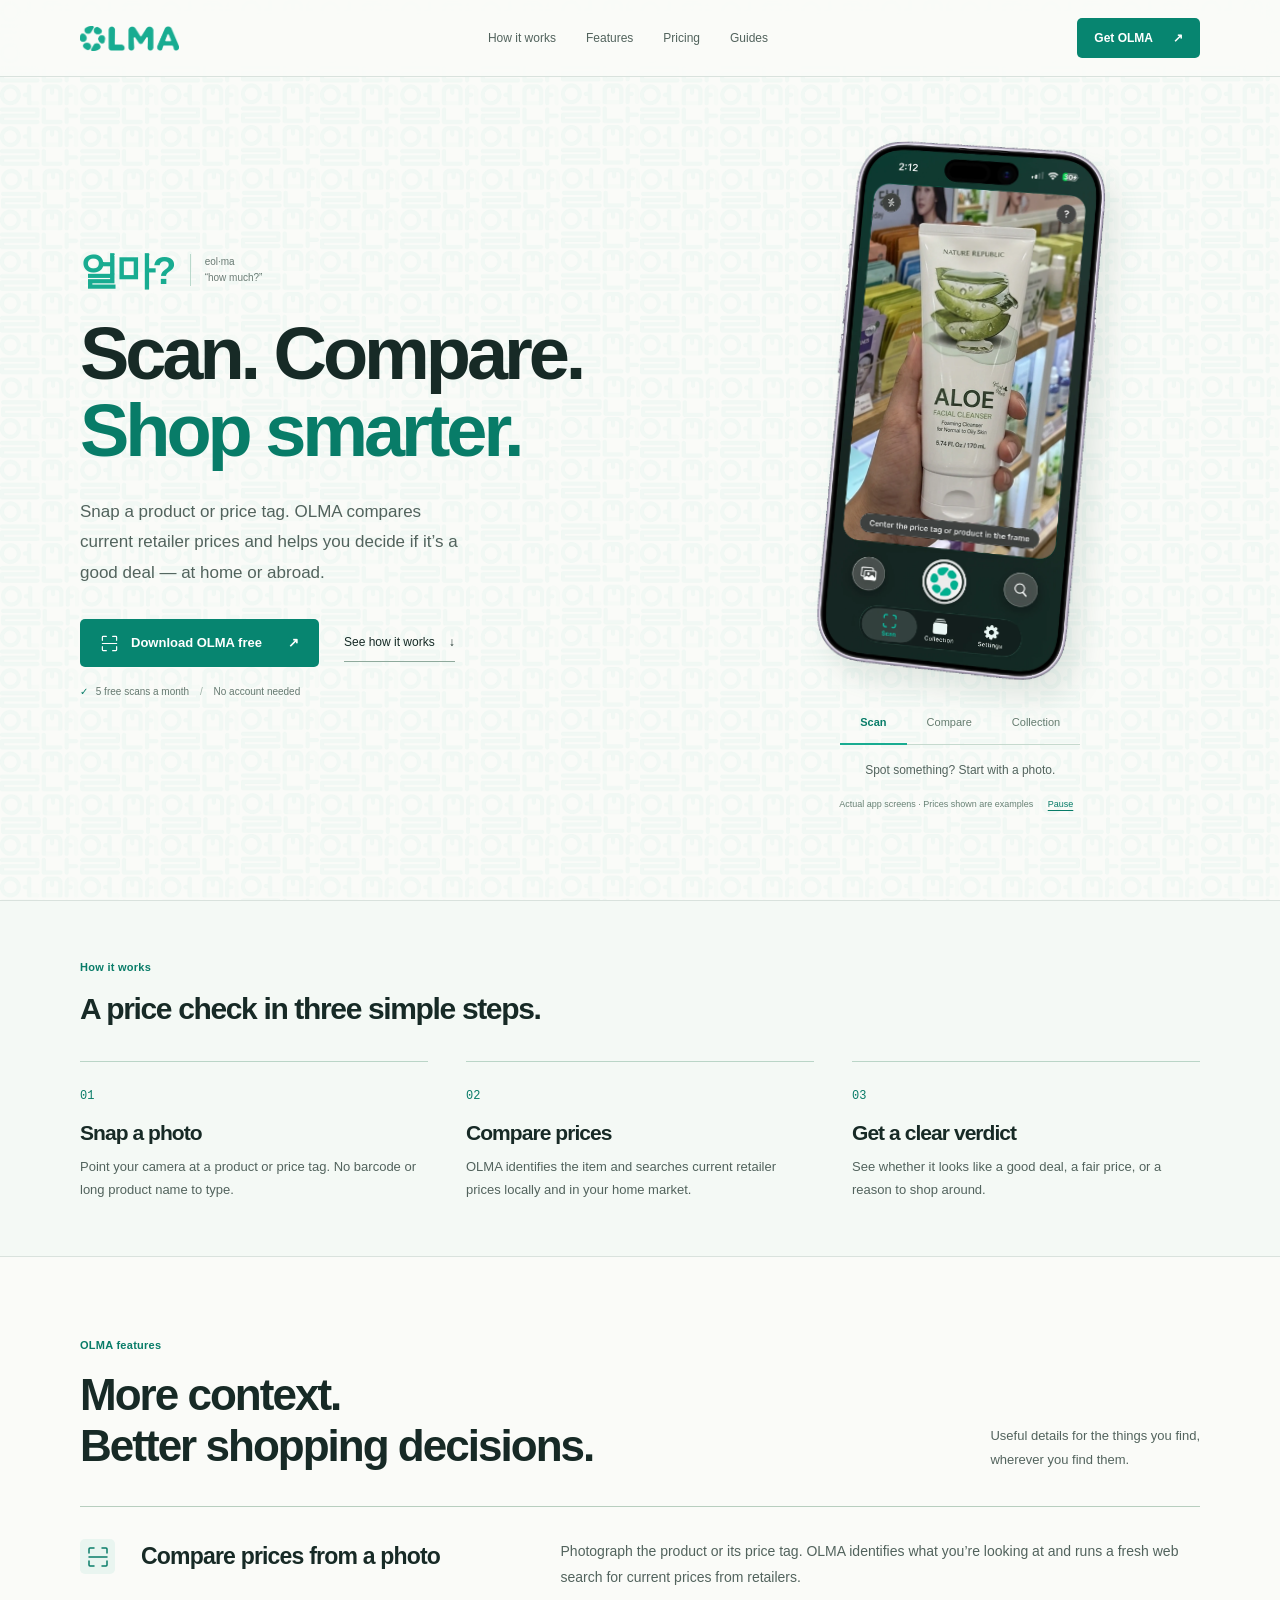
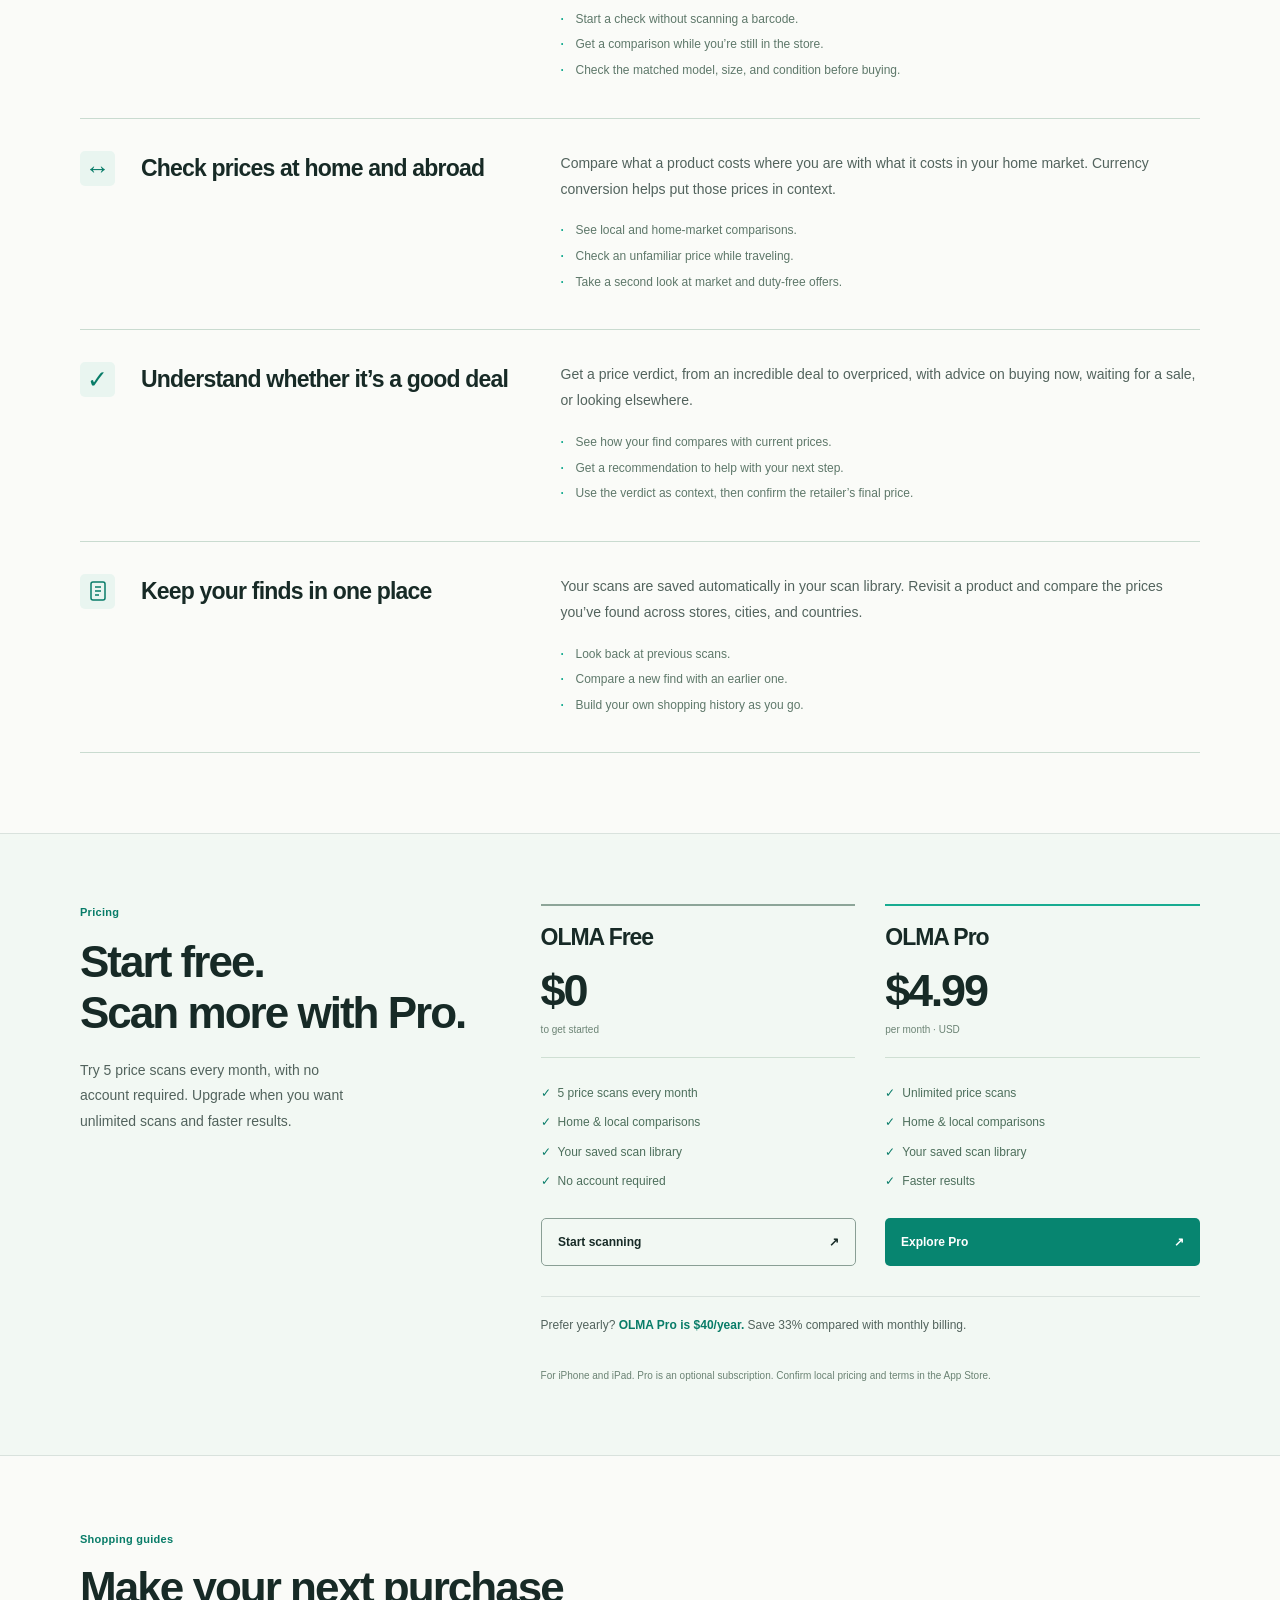
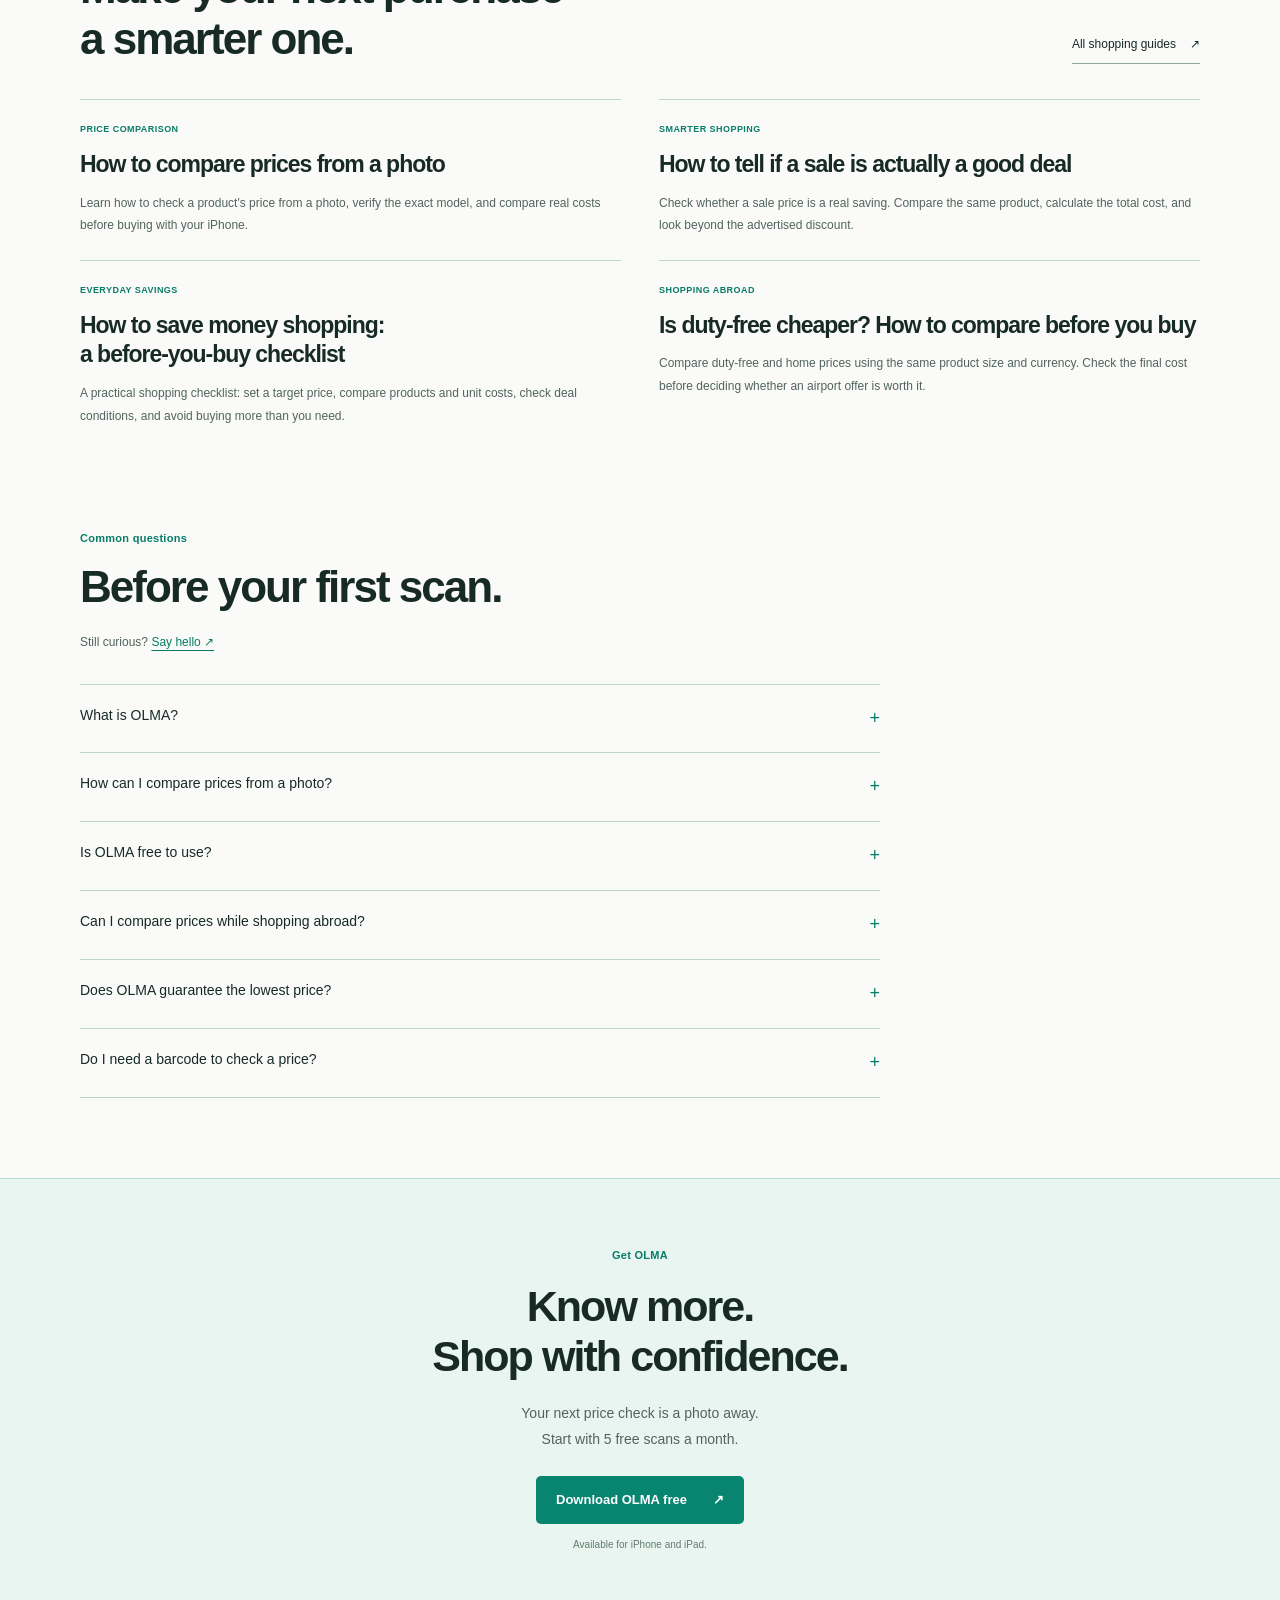
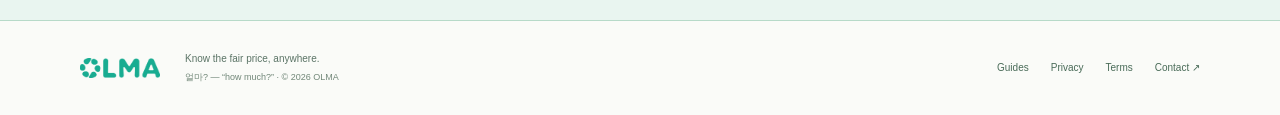
<file: index.html>
<!DOCTYPE html>
<html lang="en">
<head>
  <meta charset="UTF-8" />
  <meta name="viewport" content="width=device-width, initial-scale=1.0" />
  <title>OLMA: Photo Price Comparison App for iPhone</title>
  <meta name="description" content="Compare prices from a photo with OLMA. Scan products and price tags, check deals at home or abroad, and shop smarter. Free to try on iPhone and iPad." />
  <link rel="canonical" href="https://olmaapp.com/" />
  <meta name="robots" content="index, follow, max-image-preview:large" />
  <meta name="apple-itunes-app" content="app-id=6790042890" />
  <meta property="og:site_name" content="OLMA" />
  <meta property="og:type" content="website" />
  <meta property="og:locale" content="en_US" />
  <meta property="og:title" content="OLMA: Photo Price Comparison App for iPhone" />
  <meta property="og:description" content="Compare prices from a photo with OLMA. Scan products and price tags, check deals at home or abroad, and shop smarter. Free to try on iPhone and iPad." />
  <meta property="og:url" content="https://olmaapp.com/" />
  <meta property="og:image" content="https://olmaapp.com/assets/olma-logo.png" />
  <meta property="og:image:width" content="846" />
  <meta property="og:image:height" content="846" />
  <meta property="og:image:alt" content="OLMA's teal pebble logo" />
  <meta name="twitter:card" content="summary" />
  <meta name="twitter:title" content="OLMA: Photo Price Comparison App for iPhone" />
  <meta name="twitter:description" content="Compare prices from a photo with OLMA. Scan products and price tags, check deals at home or abroad, and shop smarter. Free to try on iPhone and iPad." />
  <meta name="twitter:image" content="https://olmaapp.com/assets/olma-logo.png" />
  <meta name="color-scheme" content="light" />
  <link rel="icon" href="assets/olma-logo.png" />
  <link rel="stylesheet" href="css/style.css?v=20260911-buttons" />
  <link rel="stylesheet" href="css/guides.css" />
  <link rel="stylesheet" href="/css/homepage.css?v=20260911-nav" />
  <link rel="stylesheet" href="/css/navigation.css?v=20260911-nav" />
  <script src="/js/homepage.js" defer></script>
  <script src="/js/analytics.js" defer></script>

  <!-- Google tag (gtag.js) -->
  <script>
    // Keep local development and preview hosts out of production Analytics.
    window['ga-disable-G-GTPLYG54S1'] = !['olmaapp.com', 'www.olmaapp.com'].includes(window.location.hostname);
  </script>
  <script async src="https://www.googletagmanager.com/gtag/js?id=G-GTPLYG54S1"></script>
  <script>
    window.dataLayer = window.dataLayer || [];
    function gtag(){dataLayer.push(arguments);}
    gtag('js', new Date());

    gtag('config', 'G-GTPLYG54S1');
  </script>
  <!-- Meta Pixel Code -->
  <script>!function(f,b,e,v,n,t,s){if(f.fbq)return;n=f.fbq=function(){n.callMethod?n.callMethod.apply(n,arguments):n.queue.push(arguments)};if(!f._fbq)f._fbq=n;n.push=n;n.loaded=!0;n.version='2.0';n.queue=[];t=b.createElement(e);t.async=!0;t.src=v;s=b.getElementsByTagName(e)[0];s.parentNode.insertBefore(t,s)}(window,document,'script','https://connect.facebook.net/en_US/fbevents.js'); fbq('init', '1390187582989149'); fbq('track', 'PageView');</script>
  <!-- End Meta Pixel Code -->
  <script type="application/ld+json">{"@context": "https://schema.org", "@graph": [{"@type": "Organization", "@id": "https://olmaapp.com/#organization", "name": "OLMA", "url": "https://olmaapp.com/", "logo": "https://olmaapp.com/assets/olma-logo.png", "sameAs": ["https://apps.apple.com/us/app/olma-scan-compare/id6790042890"]}, {"@type": "WebSite", "@id": "https://olmaapp.com/#website", "name": "OLMA", "url": "https://olmaapp.com/", "publisher": {"@id": "https://olmaapp.com/#organization"}, "inLanguage": "en"}, {"@type": "SoftwareApplication", "@id": "https://olmaapp.com/#app", "name": "OLMA: Scan & Compare", "url": "https://olmaapp.com/", "downloadUrl": "https://apps.apple.com/us/app/olma-scan-compare/id6790042890", "operatingSystem": "iOS, iPadOS", "applicationCategory": "ShoppingApplication", "description": "A photo price comparison app for iPhone and iPad. Scan a product or price tag to compare current retailer prices at home and abroad.", "offers": {"@type": "Offer", "price": "0", "priceCurrency": "USD", "description": "5 free scans per month. Optional Pro subscriptions available."}, "publisher": {"@id": "https://olmaapp.com/#organization"}}]}</script>
</head>
<body class="home">
  <a class="skip-link" href="#main">Skip to content</a>
  <div class="pattern-bg" aria-hidden="true"></div>
  <svg class="art-defs" aria-hidden="true" xmlns="http://www.w3.org/2000/svg"><defs>
    <symbol id="icon-arrow" viewBox="0 0 24 24"><path d="M5 12h14m-6-6 6 6-6 6" fill="none" stroke="currentColor" stroke-width="1.7" stroke-linecap="round" stroke-linejoin="round"/></symbol>
    <symbol id="icon-scan" viewBox="0 0 24 24"><path d="M8 3H4a1 1 0 0 0-1 1v4m13-5h4a1 1 0 0 1 1 1v4M3 16v4a1 1 0 0 0 1 1h4m8 0h4a1 1 0 0 0 1-1v-4M3 12h18" fill="none" stroke="currentColor" stroke-width="1.5" stroke-linecap="round"/></symbol>
  </defs></svg>
  <nav class="nav site-nav" aria-label="Main navigation"><div class="nav-inner">
    <a class="brand" href="#top" aria-label="OLMA home"><img src="/assets/olma-logo-full.png" width="3338" height="846" alt="OLMA" class="main-logo-img" /></a>
    <div class="nav-links"><a href="#how">How it works</a><a href="#features">Features</a><a href="#pricing">Pricing</a><a class="nav-guides" href="/blog/">Guides</a></div>
    <div class="nav-actions"><a class="nav-download" data-cta="navigation" href="https://apps.apple.com/us/app/olma-scan-compare/id6790042890">Get OLMA <span aria-hidden="true">↗</span></a></div>
  </div></nav>
  <main id="main">
    <header class="home-hero wrap" id="top">
      <div class="intro-copy">
        <div class="brand-language"><span lang="ko">얼마?</span><small>eol·ma<br />“how much?”</small></div>
        <h1>Scan. Compare.<br /><span class="accent-word">Shop smarter.</span></h1>
        <p class="intro-description">Snap a product or price tag. OLMA compares current retailer prices and helps you decide if it’s a good deal — at home or abroad.</p>
        <div class="intro-actions"><a class="btn btn-primary" data-cta="hero" href="https://apps.apple.com/us/app/olma-scan-compare/id6790042890"><svg width="19" height="19" aria-hidden="true"><use href="#icon-scan" /></svg>Download OLMA free <span aria-hidden="true">↗</span></a><a class="demo-link" href="#how">See how it works <span aria-hidden="true">↓</span></a></div>
        <p class="free-note"><span aria-hidden="true">✓</span> 5 free scans a month <span class="note-divider">/</span> No account needed</p>
      </div>
      <div class="demo-area" aria-label="Explore the OLMA app">
        <div class="scene" id="product-scene">
          <figure class="app-preview" id="app-preview" aria-describedby="preview-caption">
            <img class="app-screen" data-screen="scan" src="/assets/app-preview/scan.webp" width="1058" height="1973" fetchpriority="high" alt="OLMA’s camera scanning an aloe facial cleanser in a shop, with photo, shutter, and search controls." />
            <img class="app-screen" data-screen="compare" src="/assets/app-preview/compare.webp" width="934" height="1930" loading="lazy" decoding="async" hidden alt="OLMA’s comparison result for an aloe facial cleanser: a Look elsewhere verdict, a typical price range, and prices from individual retailers." />
            <img class="app-screen" data-screen="collection" src="/assets/app-preview/collection.webp" width="1032" height="1965" loading="lazy" decoding="async" hidden alt="OLMA’s Collection screen, showing saved product photos, prices, and verdicts organized into Beauty and Home & Kitchen." />
          </figure>
        </div>
        <div class="sample-controls" role="group" aria-label="Choose an app screen"><button type="button" data-preview="scan" aria-controls="app-preview" aria-pressed="true" disabled>Scan</button><button type="button" data-preview="compare" aria-controls="app-preview" aria-pressed="false" disabled>Compare</button><button type="button" data-preview="collection" aria-controls="app-preview" aria-pressed="false" disabled>Collection</button></div>
        <p class="preview-caption" id="preview-caption" aria-live="polite">Spot something? Start with a photo.</p>
        <p class="demo-disclaimer">Actual app screens · Prices shown are examples <button type="button" class="preview-playback" id="preview-playback" aria-label="Pause automatic app previews" hidden>Pause</button></p>
      </div>
    </header>

    <section class="idea-section" id="how"><div class="wrap">
      <div class="section-heading"><div><span class="eyebrow">How it works</span><h2>A price check in three simple steps.</h2></div></div>
      <div class="steps-grid">
        <article><span class="step-index">01</span><h3>Snap a photo</h3><p>Point your camera at a product or price tag. No barcode or long product name to type.</p></article>
        <article><span class="step-index">02</span><h3>Compare prices</h3><p>OLMA identifies the item and searches current retailer prices locally and in your home market.</p></article>
        <article><span class="step-index">03</span><h3>Get a clear verdict</h3><p>See whether it looks like a good deal, a fair price, or a reason to shop around.</p></article>
      </div>
    </div></section>

    <section class="benefits-section wrap" id="features">
      <div class="section-heading"><div><span class="eyebrow">OLMA features</span><h2>More context.<br />Better shopping decisions.</h2></div><p>Useful details for the things you find,<br />wherever you find them.</p></div>
      <div class="benefit-grid">
        <article class="benefit"><span class="feature-icon" aria-hidden="true"><svg width="24" height="24"><use href="#icon-scan" /></svg></span><h3>Compare prices from a photo</h3><p>Photograph the product or its price tag. OLMA identifies what you’re looking at and runs a fresh web search for current prices from retailers.</p><ul><li>Start a check without scanning a barcode.</li><li>Get a comparison while you’re still in the store.</li><li>Check the matched model, size, and condition before buying.</li></ul></article>
        <article class="benefit"><span class="feature-icon" aria-hidden="true">↔</span><h3>Check prices at home and abroad</h3><p>Compare what a product costs where you are with what it costs in your home market. Currency conversion helps put those prices in context.</p><ul><li>See local and home-market comparisons.</li><li>Check an unfamiliar price while traveling.</li><li>Take a second look at market and duty-free offers.</li></ul></article>
        <article class="benefit"><span class="feature-icon" aria-hidden="true">✓</span><h3>Understand whether it’s a good deal</h3><p>Get a price verdict, from an incredible deal to overpriced, with advice on buying now, waiting for a sale, or looking elsewhere.</p><ul><li>See how your find compares with current prices.</li><li>Get a recommendation to help with your next step.</li><li>Use the verdict as context, then confirm the retailer’s final price.</li></ul></article>
        <article class="benefit"><span class="feature-icon" aria-hidden="true"><svg width="24" height="24" viewBox="0 0 24 24" fill="none" stroke="currentColor" stroke-width="1.5"><rect x="5" y="3" width="14" height="18" rx="2"/><path d="M9 8h6M9 12h6M9 16h4"/></svg></span><h3>Keep your finds in one place</h3><p>Your scans are saved automatically in your scan library. Revisit a product and compare the prices you’ve found across stores, cities, and countries.</p><ul><li>Look back at previous scans.</li><li>Compare a new find with an earlier one.</li><li>Build your own shopping history as you go.</li></ul></article>
      </div>
    </section>

    <section class="pricing-section" id="pricing"><div class="wrap pricing-layout"><div><span class="eyebrow">Pricing</span><h2>Start free.<br />Scan more with Pro.</h2><p>Try 5 price scans every month, with no account required. Upgrade when you want unlimited scans and faster results.</p></div><div class="plan-pair">
      <article class="price-plan"><h3>OLMA Free</h3><div class="plan-amount">$0<span>to get started</span></div><ul><li>5 price scans every month</li><li>Home & local comparisons</li><li>Your saved scan library</li><li>No account required</li></ul><a class="btn btn-quiet" href="https://apps.apple.com/us/app/olma-scan-compare/id6790042890" data-cta="pricing_free">Start scanning <span aria-hidden="true">↗</span></a></article>
      <article class="price-plan pro-plan"><h3>OLMA Pro</h3><div class="plan-amount">$4.99<span>per month · USD</span></div><ul><li>Unlimited price scans</li><li>Home & local comparisons</li><li>Your saved scan library</li><li>Faster results</li></ul><a class="btn btn-primary" href="https://apps.apple.com/us/app/olma-scan-compare/id6790042890" data-cta="pricing_pro">Explore Pro <span aria-hidden="true">↗</span></a></article>
      <p class="annual-option">Prefer yearly? <strong>OLMA Pro is $40/year.</strong> Save 33% compared with monthly billing.</p>
      <p class="plan-fineprint">For iPhone and iPad. Pro is an optional subscription. Confirm local pricing and terms in the App Store.</p>
    </div></div></section>

    <section class="wrap home-guides" id="guides" aria-labelledby="guides-heading"><div class="section-heading"><div><span class="eyebrow">Shopping guides</span><h2 id="guides-heading">Make your next purchase<br />a smarter one.</h2></div><a class="demo-link" href="/blog/">All shopping guides <span aria-hidden="true">↗</span></a></div>
      <!-- GUIDES:START -->
<div class="guide-grid"><article class="guide-card">
      <span class="kicker">Price comparison</span>
      <h3><a href="/blog/compare-prices-from-a-photo/">How to compare prices from a photo</a></h3>
      <p>Learn how to check a product&#x27;s price from a photo, verify the exact model, and compare real costs before buying with your iPhone.</p>
    </article><article class="guide-card">
      <span class="kicker">Smarter shopping</span>
      <h3><a href="/blog/how-to-tell-if-a-sale-is-a-good-deal/">How to tell if a sale is actually a good deal</a></h3>
      <p>Check whether a sale price is a real saving. Compare the same product, calculate the total cost, and look beyond the advertised discount.</p>
    </article><article class="guide-card">
      <span class="kicker">Everyday savings</span>
      <h3><a href="/blog/save-money-shopping/">How to save money shopping: a before-you-buy checklist</a></h3>
      <p>A practical shopping checklist: set a target price, compare products and unit costs, check deal conditions, and avoid buying more than you need.</p>
    </article><article class="guide-card">
      <span class="kicker">Shopping abroad</span>
      <h3><a href="/blog/is-duty-free-cheaper/">Is duty-free cheaper? How to compare before you buy</a></h3>
      <p>Compare duty-free and home prices using the same product size and currency. Check the final cost before deciding whether an airport offer is worth it.</p>
    </article></div>
<!-- GUIDES:END -->
    </section>
    <section class="wrap home-faq" id="faq" aria-labelledby="faq-heading"><div><span class="eyebrow">Common questions</span><h2 id="faq-heading">Before your <br />first scan.</h2><p>Still curious? <a href="mailto:evan@olmaapp.com">Say hello ↗</a></p></div><div class="faq-list"><details><summary>What is OLMA?</summary><p>OLMA is a photo price comparison app for iPhone and iPad. Photograph a product or price tag to find current retailer prices and get context on whether the price is a good deal.</p></details>
<details><summary>How can I compare prices from a photo?</summary><p>Open OLMA and photograph the product or price tag. The app identifies the product and searches for prices. Check that the model, size, and condition match before using the comparison to decide.</p></details>
<details><summary>Is OLMA free to use?</summary><p>OLMA includes 5 free price scans per month without an account. Optional Pro subscriptions unlock unlimited scans and faster results. Check the App Store purchase screen for the price and terms in your region.</p></details>
<details><summary>Can I compare prices while shopping abroad?</summary><p>Yes. OLMA compares prices locally and in your home market, with currency conversion for context. Check your final payment cost and any applicable fees before buying.</p></details>
<details><summary>Does OLMA guarantee the lowest price?</summary><p>No. Product matches, available offers, and prices can change. Confirm the exact item, stock, shipping, taxes, and return terms with the retailer. A price verdict helps you investigate a deal; it does not guarantee savings.</p></details>
<details><summary>Do I need a barcode to check a price?</summary><p>No. OLMA can start a comparison from a photo of the product or price tag. Clear photos that show the brand, model, and size help you check that the result matches the item.</p></details></div></section>
    <section class="closing-section" id="download"><div class="wrap"><span class="eyebrow">Get OLMA</span><h2>Know more.<br />Shop with confidence.</h2><p>Your next price check is a photo away.<br />Start with 5 free scans a month.</p><a class="btn btn-primary" href="https://apps.apple.com/us/app/olma-scan-compare/id6790042890" data-cta="download">Download OLMA free <span aria-hidden="true">↗</span></a><small>Available for iPhone and iPad.</small></div></section>
  </main>
  <footer class="home-footer wrap"><a href="#top" aria-label="OLMA home"><img src="/assets/olma-logo-full.png" width="3338" height="846" alt="OLMA" /></a><span>Know the fair price, anywhere.<small><span lang="ko">얼마?</span> — “how much?” · © 2026 OLMA</small></span><div><a href="/blog/">Guides</a><a href="/privacy.html">Privacy</a><a href="/terms.html">Terms</a><a href="mailto:evan@olmaapp.com">Contact ↗</a></div></footer>
  <script src="/js/main.js"></script>
</body>
</html>
</file>
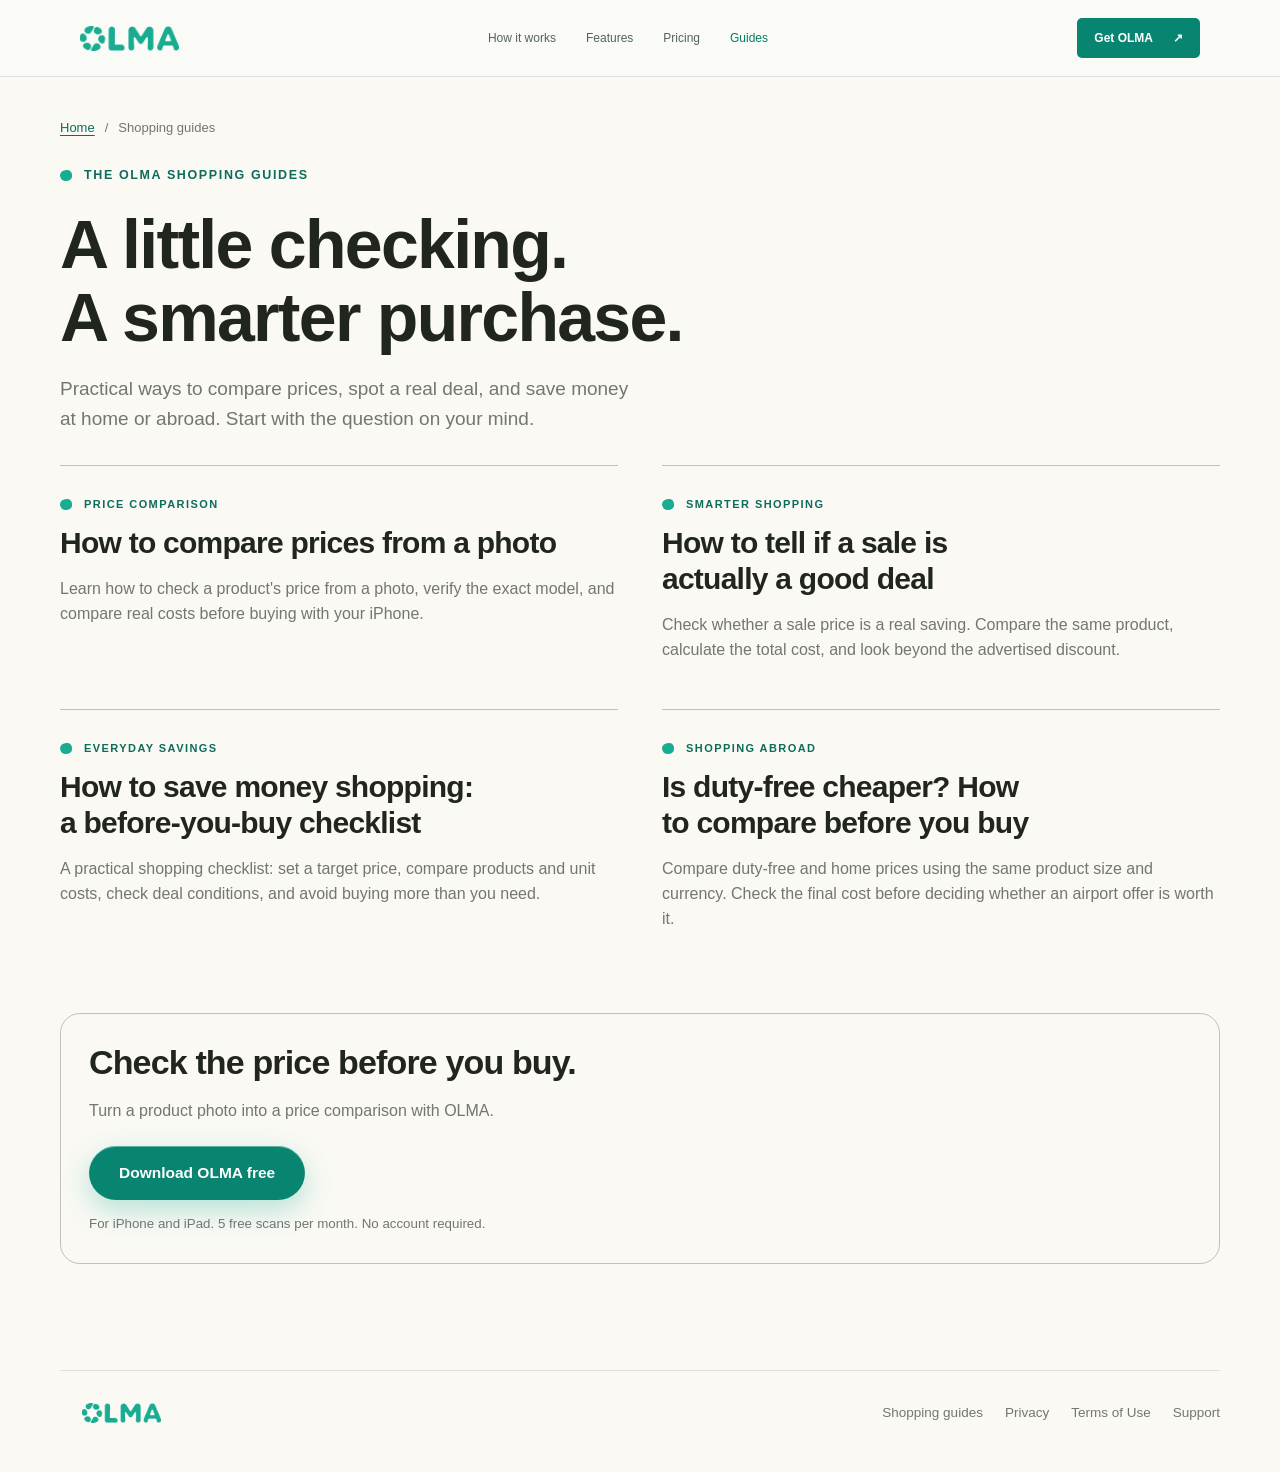
<file: blog/index.html>
<!DOCTYPE html>
<html lang="en">
<head>
  <meta charset="UTF-8" />
  <meta name="viewport" content="width=device-width, initial-scale=1" />
  <title>Price Comparison &amp; Money-Saving Shopping Guides | OLMA</title>
  <meta name="description" content="Compare prices, spot real deals, and save money shopping. Practical OLMA guides for photo price checks, sale shopping, and duty-free comparisons." />
  <link rel="canonical" href="https://olmaapp.com/blog/" />
  <meta name="robots" content="index, follow, max-image-preview:large" />
  <meta name="apple-itunes-app" content="app-id=6790042890" />
  <meta property="og:site_name" content="OLMA" />
  <meta property="og:type" content="website" />
  <meta property="og:locale" content="en_US" />
  <meta property="og:title" content="Price Comparison &amp; Money-Saving Shopping Guides | OLMA" />
  <meta property="og:description" content="Compare prices, spot real deals, and save money shopping. Practical OLMA guides for photo price checks, sale shopping, and duty-free comparisons." />
  <meta property="og:url" content="https://olmaapp.com/blog/" />
  <meta property="og:image" content="https://olmaapp.com/assets/olma-logo.png" />
  <meta property="og:image:width" content="846" />
  <meta property="og:image:height" content="846" />
  <meta property="og:image:alt" content="OLMA's teal pebble logo" />
  <meta name="twitter:card" content="summary" />
  <meta name="twitter:title" content="Price Comparison &amp; Money-Saving Shopping Guides | OLMA" />
  <meta name="twitter:description" content="Compare prices, spot real deals, and save money shopping. Practical OLMA guides for photo price checks, sale shopping, and duty-free comparisons." />
  <meta name="twitter:image" content="https://olmaapp.com/assets/olma-logo.png" />
  <meta name="color-scheme" content="light" />
  <link rel="icon" href="/assets/olma-logo.png" />
  <link rel="stylesheet" href="/css/style.css?v=20260911-buttons" />
  <link rel="stylesheet" href="/css/guides.css" />
  <link rel="stylesheet" href="/css/navigation.css?v=20260911-nav" />
  <script type="application/ld+json">{"@context": "https://schema.org", "@type": "Blog", "@id": "https://olmaapp.com/blog/#blog", "name": "OLMA Shopping Guides", "url": "https://olmaapp.com/blog/", "description": "Practical guides to comparing prices and saving money while shopping.", "blogPost": [{"@type": "BlogPosting", "headline": "How to compare prices from a photo", "url": "https://olmaapp.com/blog/compare-prices-from-a-photo/"}, {"@type": "BlogPosting", "headline": "How to tell if a sale is actually a good deal", "url": "https://olmaapp.com/blog/how-to-tell-if-a-sale-is-a-good-deal/"}, {"@type": "BlogPosting", "headline": "How to save money shopping: a before-you-buy checklist", "url": "https://olmaapp.com/blog/save-money-shopping/"}, {"@type": "BlogPosting", "headline": "Is duty-free cheaper? How to compare before you buy", "url": "https://olmaapp.com/blog/is-duty-free-cheaper/"}]}</script>
  <!-- Google tag (gtag.js) -->
  <script>
    // Keep local development and preview hosts out of production Analytics.
    window['ga-disable-G-GTPLYG54S1'] = !['olmaapp.com', 'www.olmaapp.com'].includes(window.location.hostname);
  </script>
  <script async src="https://www.googletagmanager.com/gtag/js?id=G-GTPLYG54S1"></script>
  <script>
    window.dataLayer = window.dataLayer || [];
    function gtag(){dataLayer.push(arguments);}
    gtag('js', new Date());

    gtag('config', 'G-GTPLYG54S1');
  </script>
  <!-- Meta Pixel Code -->
  <script>!function(f,b,e,v,n,t,s){if(f.fbq)return;n=f.fbq=function(){n.callMethod?n.callMethod.apply(n,arguments):n.queue.push(arguments)};if(!f._fbq)f._fbq=n;n.push=n;n.loaded=!0;n.version='2.0';n.queue=[];t=b.createElement(e);t.async=!0;t.src=v;s=b.getElementsByTagName(e)[0];s.parentNode.insertBefore(t,s)}(window,document,'script','https://connect.facebook.net/en_US/fbevents.js'); fbq('init', '1390187582989149'); fbq('track', 'PageView');</script>

  <script src="/js/analytics.js" defer></script>
  <script src="/js/main.js" defer></script>
</head>
<body>
  <a class="skip-link" href="#main">Skip to content</a>
  <nav class="nav site-nav" aria-label="Main navigation"><div class="nav-inner">
    <a class="brand" href="/#top" aria-label="OLMA home"><img src="/assets/olma-logo-full.png" width="3338" height="846" alt="OLMA" class="main-logo-img" /></a>
    <div class="nav-links"><a href="/#how">How it works</a><a href="/#features">Features</a><a href="/#pricing">Pricing</a><a class="nav-guides" aria-current="page" href="/blog/">Guides</a></div>
    <div class="nav-actions"><a class="nav-download" data-cta="navigation" href="https://apps.apple.com/us/app/olma-scan-compare/id6790042890">Get OLMA <span aria-hidden="true">↗</span></a></div>
  </div></nav>
  <main id="main" class="guides-main"><div class="wrap">
      <nav class="breadcrumbs" aria-label="Breadcrumb"><a href="/">Home</a><span aria-hidden="true">/</span><span aria-current="page">Shopping guides</span></nav>
      <header><span class="kicker">The OLMA shopping guides</span><h1>A little checking.<br />A smarter purchase.</h1><p class="lede">Practical ways to compare prices, spot a real deal, and save money at home or abroad. Start with the question on your mind.</p></header>
      <div class="guide-grid"><article class="guide-card">
      <span class="kicker">Price comparison</span>
      <h2><a href="/blog/compare-prices-from-a-photo/">How to compare prices from a photo</a></h2>
      <p>Learn how to check a product&#x27;s price from a photo, verify the exact model, and compare real costs before buying with your iPhone.</p>
    </article><article class="guide-card">
      <span class="kicker">Smarter shopping</span>
      <h2><a href="/blog/how-to-tell-if-a-sale-is-a-good-deal/">How to tell if a sale is actually a good deal</a></h2>
      <p>Check whether a sale price is a real saving. Compare the same product, calculate the total cost, and look beyond the advertised discount.</p>
    </article><article class="guide-card">
      <span class="kicker">Everyday savings</span>
      <h2><a href="/blog/save-money-shopping/">How to save money shopping: a before-you-buy checklist</a></h2>
      <p>A practical shopping checklist: set a target price, compare products and unit costs, check deal conditions, and avoid buying more than you need.</p>
    </article><article class="guide-card">
      <span class="kicker">Shopping abroad</span>
      <h2><a href="/blog/is-duty-free-cheaper/">Is duty-free cheaper? How to compare before you buy</a></h2>
      <p>Compare duty-free and home prices using the same product size and currency. Check the final cost before deciding whether an airport offer is worth it.</p>
    </article></div><aside class="article-cta" aria-label="Try OLMA">
      <h2>Check the price before you buy.</h2>
      <p>Turn a product photo into a price comparison with OLMA.</p>
      <a class="btn btn-primary" data-cta="guides_index" href="https://apps.apple.com/us/app/olma-scan-compare/id6790042890">Download OLMA free</a>
      <small>For iPhone and iPad. 5 free scans per month. No account required.</small>
    </aside>
      </div></main>
  <footer><div class="wrap footer-inner"><a href="/" aria-label="OLMA home"><img src="/assets/olma-logo-full.png" alt="OLMA" width="3338" height="846" class="footer-logo-img" /></a><span><a href="/blog/">Shopping guides</a><a href="/privacy.html">Privacy</a><a href="/terms.html">Terms of Use</a><a href="mailto:evan@olmaapp.com">Support</a></span></div></footer>
</body>
</html>
</file>
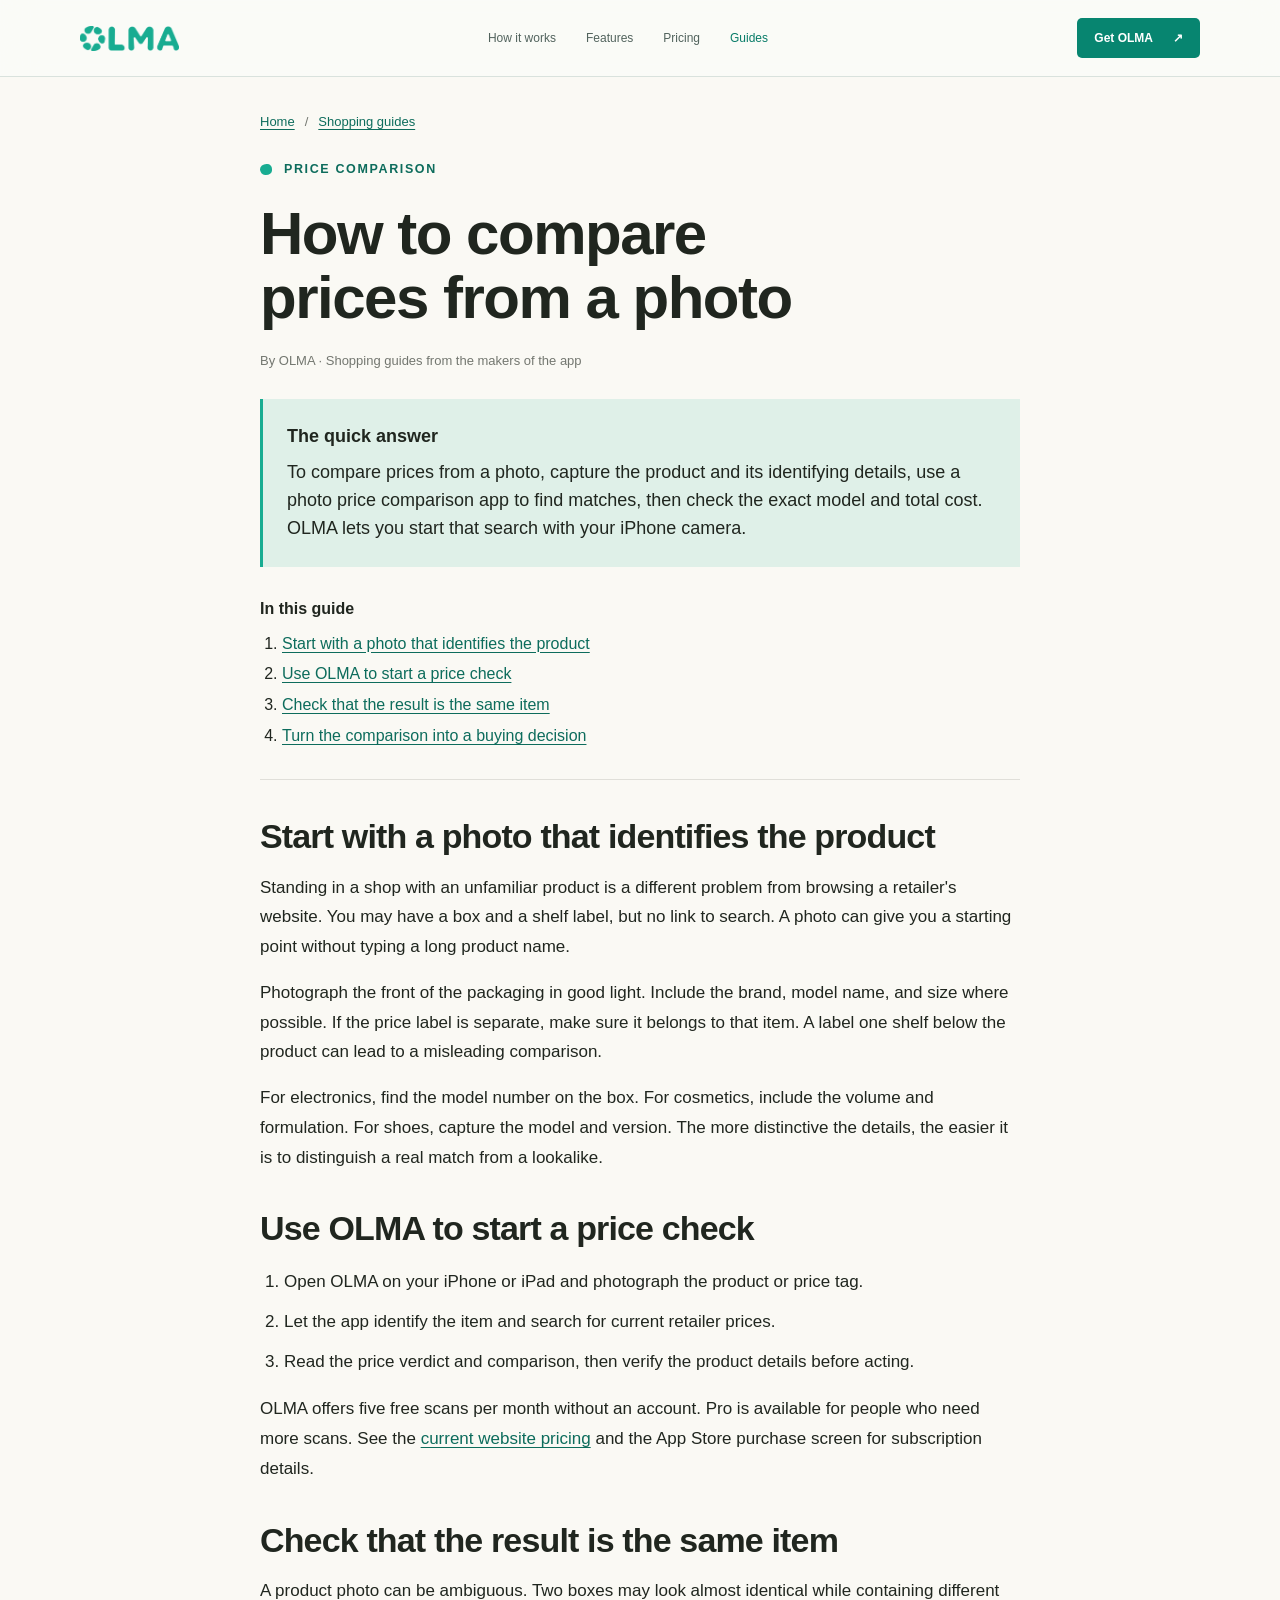
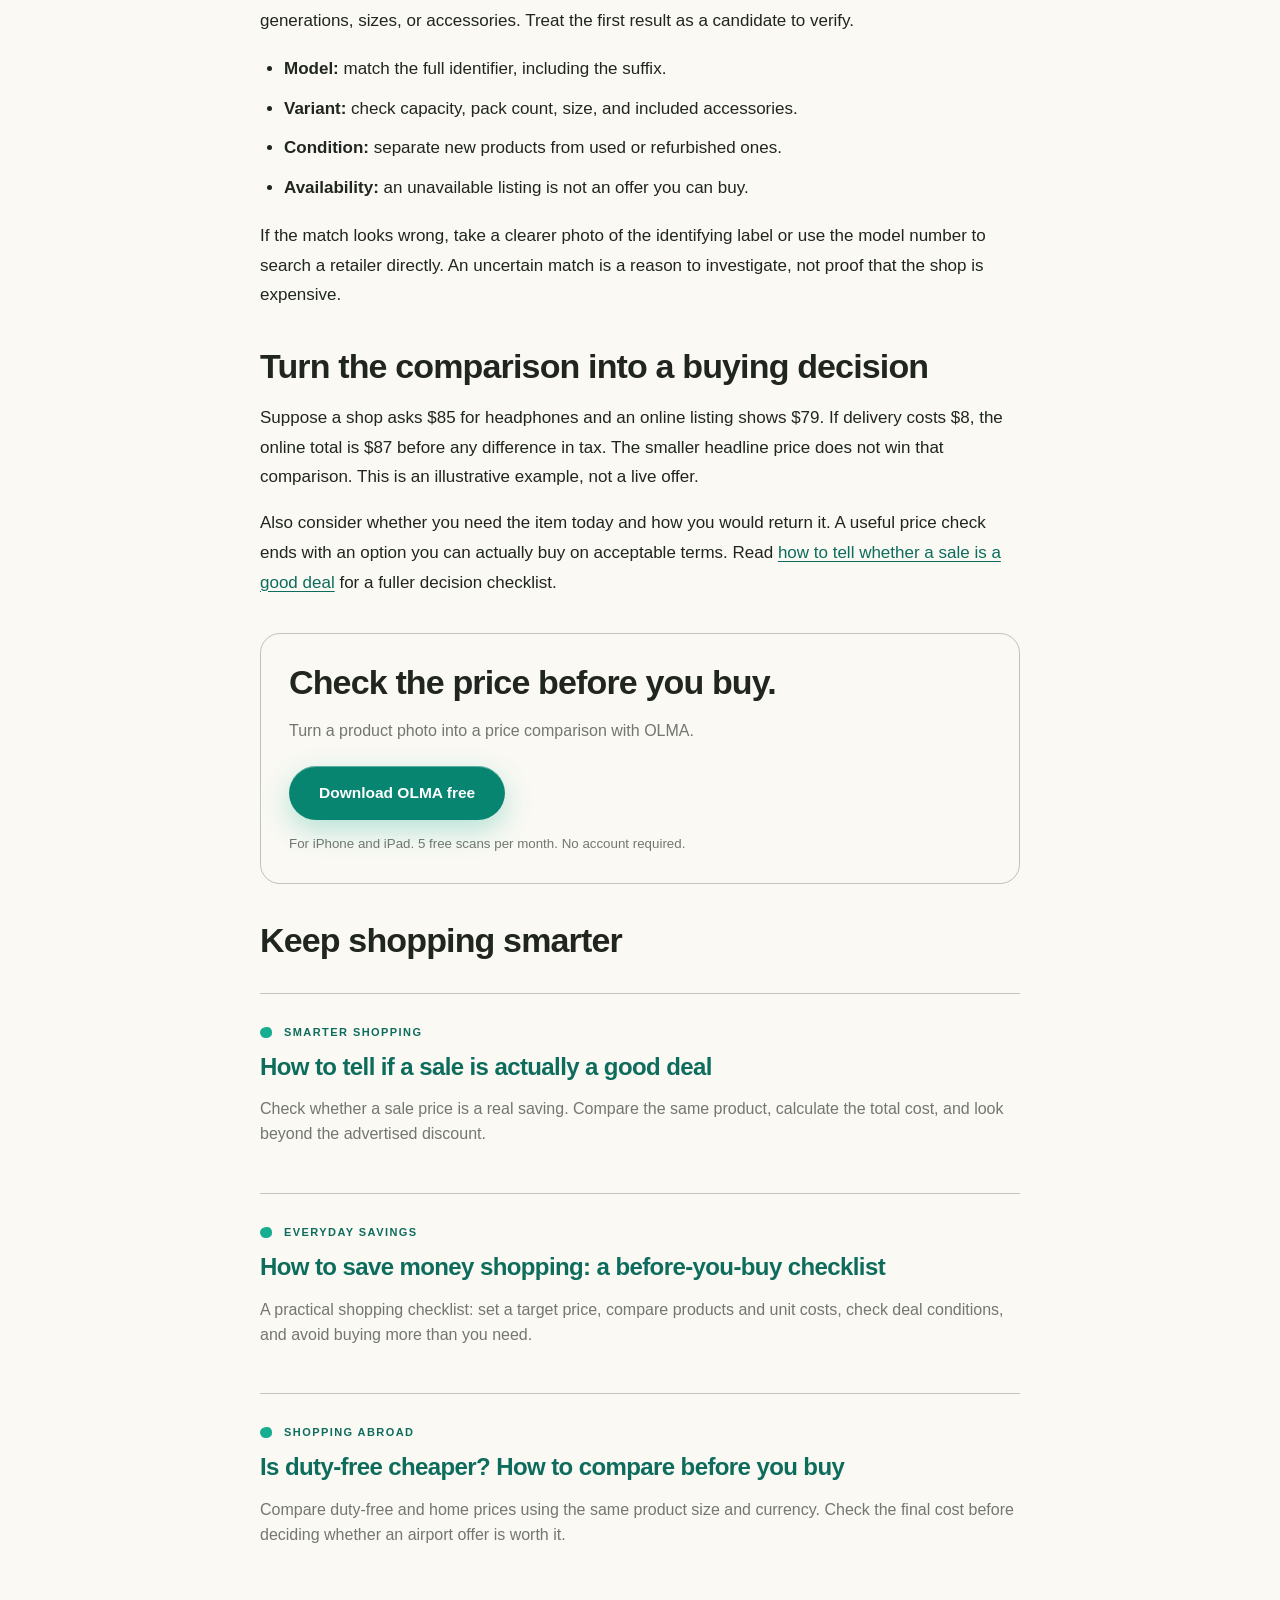
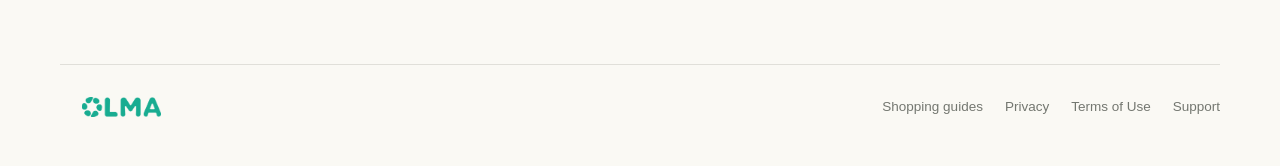
<file: blog/compare-prices-from-a-photo/index.html>
<!DOCTYPE html>
<html lang="en">
<head>
  <meta charset="UTF-8" />
  <meta name="viewport" content="width=device-width, initial-scale=1" />
  <title>How to compare prices from a photo | OLMA</title>
  <meta name="description" content="Learn how to check a product&#x27;s price from a photo, verify the exact model, and compare real costs before buying with your iPhone." />
  <link rel="canonical" href="https://olmaapp.com/blog/compare-prices-from-a-photo/" />
  <meta name="robots" content="index, follow, max-image-preview:large" />
  <meta name="apple-itunes-app" content="app-id=6790042890" />
  <meta property="og:site_name" content="OLMA" />
  <meta property="og:type" content="article" />
  <meta property="og:locale" content="en_US" />
  <meta property="og:title" content="How to compare prices from a photo | OLMA" />
  <meta property="og:description" content="Learn how to check a product&#x27;s price from a photo, verify the exact model, and compare real costs before buying with your iPhone." />
  <meta property="og:url" content="https://olmaapp.com/blog/compare-prices-from-a-photo/" />
  <meta property="og:image" content="https://olmaapp.com/assets/olma-logo.png" />
  <meta property="og:image:width" content="846" />
  <meta property="og:image:height" content="846" />
  <meta property="og:image:alt" content="OLMA's teal pebble logo" />
  <meta name="twitter:card" content="summary" />
  <meta name="twitter:title" content="How to compare prices from a photo | OLMA" />
  <meta name="twitter:description" content="Learn how to check a product&#x27;s price from a photo, verify the exact model, and compare real costs before buying with your iPhone." />
  <meta name="twitter:image" content="https://olmaapp.com/assets/olma-logo.png" />
  <meta name="color-scheme" content="light" />
  <link rel="icon" href="/assets/olma-logo.png" />
  <link rel="stylesheet" href="/css/style.css?v=20260911-buttons" />
  <link rel="stylesheet" href="/css/guides.css" />
  <link rel="stylesheet" href="/css/navigation.css?v=20260911-nav" />
  <script type="application/ld+json">{"@context": "https://schema.org", "@graph": [{"@type": "BlogPosting", "@id": "https://olmaapp.com/blog/compare-prices-from-a-photo/#article", "headline": "How to compare prices from a photo", "description": "Learn how to check a product's price from a photo, verify the exact model, and compare real costs before buying with your iPhone.", "url": "https://olmaapp.com/blog/compare-prices-from-a-photo/", "mainEntityOfPage": "https://olmaapp.com/blog/compare-prices-from-a-photo/", "image": "https://olmaapp.com/assets/olma-logo.png", "inLanguage": "en", "articleSection": "Price comparison", "author": {"@type": "Organization", "name": "OLMA", "url": "https://olmaapp.com/"}, "publisher": {"@id": "https://olmaapp.com/#organization", "@type": "Organization", "name": "OLMA", "url": "https://olmaapp.com/", "logo": {"@type": "ImageObject", "url": "https://olmaapp.com/assets/olma-logo.png"}}, "isPartOf": {"@id": "https://olmaapp.com/blog/#blog"}}, {"@type": "BreadcrumbList", "itemListElement": [{"@type": "ListItem", "position": 1, "name": "Home", "item": "https://olmaapp.com/"}, {"@type": "ListItem", "position": 2, "name": "Shopping guides", "item": "https://olmaapp.com/blog/"}, {"@type": "ListItem", "position": 3, "name": "How to compare prices from a photo", "item": "https://olmaapp.com/blog/compare-prices-from-a-photo/"}]}]}</script>
  <!-- Google tag (gtag.js) -->
  <script>
    // Keep local development and preview hosts out of production Analytics.
    window['ga-disable-G-GTPLYG54S1'] = !['olmaapp.com', 'www.olmaapp.com'].includes(window.location.hostname);
  </script>
  <script async src="https://www.googletagmanager.com/gtag/js?id=G-GTPLYG54S1"></script>
  <script>
    window.dataLayer = window.dataLayer || [];
    function gtag(){dataLayer.push(arguments);}
    gtag('js', new Date());

    gtag('config', 'G-GTPLYG54S1');
  </script>
  <!-- Meta Pixel Code -->
  <script>!function(f,b,e,v,n,t,s){if(f.fbq)return;n=f.fbq=function(){n.callMethod?n.callMethod.apply(n,arguments):n.queue.push(arguments)};if(!f._fbq)f._fbq=n;n.push=n;n.loaded=!0;n.version='2.0';n.queue=[];t=b.createElement(e);t.async=!0;t.src=v;s=b.getElementsByTagName(e)[0];s.parentNode.insertBefore(t,s)}(window,document,'script','https://connect.facebook.net/en_US/fbevents.js'); fbq('init', '1390187582989149'); fbq('track', 'PageView');</script>

  <script src="/js/analytics.js" defer></script>
  <script src="/js/main.js" defer></script>
</head>
<body>
  <a class="skip-link" href="#main">Skip to content</a>
  <nav class="nav site-nav" aria-label="Main navigation"><div class="nav-inner">
    <a class="brand" href="/#top" aria-label="OLMA home"><img src="/assets/olma-logo-full.png" width="3338" height="846" alt="OLMA" class="main-logo-img" /></a>
    <div class="nav-links"><a href="/#how">How it works</a><a href="/#features">Features</a><a href="/#pricing">Pricing</a><a class="nav-guides" aria-current="location" href="/blog/">Guides</a></div>
    <div class="nav-actions"><a class="nav-download" data-cta="navigation" href="https://apps.apple.com/us/app/olma-scan-compare/id6790042890">Get OLMA <span aria-hidden="true">↗</span></a></div>
  </div></nav>
  <main id="main" class="article-main"><article>
          <nav class="breadcrumbs" aria-label="Breadcrumb"><a href="/">Home</a><span aria-hidden="true">/</span><a href="/blog/">Shopping guides</a></nav>
          <header><span class="kicker">Price comparison</span><h1>How to compare prices from a photo</h1><p class="article-meta">By OLMA · Shopping guides from the makers of the app</p></header>
          <div class="article-summary"><strong>The quick answer</strong><p>To compare prices from a photo, capture the product and its identifying details, use a photo price comparison app to find matches, then check the exact model and total cost. OLMA lets you start that search with your iPhone camera.</p></div>
          <nav class="article-toc" aria-label="In this guide"><strong>In this guide</strong><ol><li><a href="#photo">Start with a photo that identifies the product</a></li><li><a href="#scan">Use OLMA to start a price check</a></li><li><a href="#match">Check that the result is the same item</a></li><li><a href="#decision">Turn the comparison into a buying decision</a></li></ol></nav>
          <div class="article-body"><h2 id="photo">Start with a photo that identifies the product</h2>
<p>Standing in a shop with an unfamiliar product is a different problem from browsing a retailer's website. You may have a box and a shelf label, but no link to search. A photo can give you a starting point without typing a long product name.</p><p>Photograph the front of the packaging in good light. Include the brand, model name, and size where possible. If the price label is separate, make sure it belongs to that item. A label one shelf below the product can lead to a misleading comparison.</p><p>For electronics, find the model number on the box. For cosmetics, include the volume and formulation. For shoes, capture the model and version. The more distinctive the details, the easier it is to distinguish a real match from a lookalike.</p>
<h2 id="scan">Use OLMA to start a price check</h2>
<ol><li>Open OLMA on your iPhone or iPad and photograph the product or price tag.</li><li>Let the app identify the item and search for current retailer prices.</li><li>Read the price verdict and comparison, then verify the product details before acting.</li></ol><p>OLMA offers five free scans per month without an account. Pro is available for people who need more scans. See the <a href='/#pricing'>current website pricing</a> and the App Store purchase screen for subscription details.</p>
<h2 id="match">Check that the result is the same item</h2>
<p>A product photo can be ambiguous. Two boxes may look almost identical while containing different generations, sizes, or accessories. Treat the first result as a candidate to verify.</p><ul><li><strong>Model:</strong> match the full identifier, including the suffix.</li><li><strong>Variant:</strong> check capacity, pack count, size, and included accessories.</li><li><strong>Condition:</strong> separate new products from used or refurbished ones.</li><li><strong>Availability:</strong> an unavailable listing is not an offer you can buy.</li></ul><p>If the match looks wrong, take a clearer photo of the identifying label or use the model number to search a retailer directly. An uncertain match is a reason to investigate, not proof that the shop is expensive.</p>
<h2 id="decision">Turn the comparison into a buying decision</h2>
<p>Suppose a shop asks $85 for headphones and an online listing shows $79. If delivery costs $8, the online total is $87 before any difference in tax. The smaller headline price does not win that comparison. This is an illustrative example, not a live offer.</p><p>Also consider whether you need the item today and how you would return it. A useful price check ends with an option you can actually buy on acceptable terms. Read <a href='/blog/how-to-tell-if-a-sale-is-a-good-deal/'>how to tell whether a sale is a good deal</a> for a fuller decision checklist.</p>
</div>
          <aside class="article-cta" aria-label="Try OLMA">
      <h2>Check the price before you buy.</h2>
      <p>Turn a product photo into a price comparison with OLMA.</p>
      <a class="btn btn-primary" data-cta="article_end" href="https://apps.apple.com/us/app/olma-scan-compare/id6790042890">Download OLMA free</a>
      <small>For iPhone and iPad. 5 free scans per month. No account required.</small>
    </aside>
          </article><section class="related-guides" aria-labelledby="related"><h2 id="related">Keep shopping smarter</h2><div class="guide-grid"><article class="guide-card">
      <span class="kicker">Smarter shopping</span>
      <h3><a href="/blog/how-to-tell-if-a-sale-is-a-good-deal/">How to tell if a sale is actually a good deal</a></h3>
      <p>Check whether a sale price is a real saving. Compare the same product, calculate the total cost, and look beyond the advertised discount.</p>
    </article><article class="guide-card">
      <span class="kicker">Everyday savings</span>
      <h3><a href="/blog/save-money-shopping/">How to save money shopping: a before-you-buy checklist</a></h3>
      <p>A practical shopping checklist: set a target price, compare products and unit costs, check deal conditions, and avoid buying more than you need.</p>
    </article><article class="guide-card">
      <span class="kicker">Shopping abroad</span>
      <h3><a href="/blog/is-duty-free-cheaper/">Is duty-free cheaper? How to compare before you buy</a></h3>
      <p>Compare duty-free and home prices using the same product size and currency. Check the final cost before deciding whether an airport offer is worth it.</p>
    </article></div></section></main>
  <footer><div class="wrap footer-inner"><a href="/" aria-label="OLMA home"><img src="/assets/olma-logo-full.png" alt="OLMA" width="3338" height="846" class="footer-logo-img" /></a><span><a href="/blog/">Shopping guides</a><a href="/privacy.html">Privacy</a><a href="/terms.html">Terms of Use</a><a href="mailto:evan@olmaapp.com">Support</a></span></div></footer>
</body>
</html>
</file>
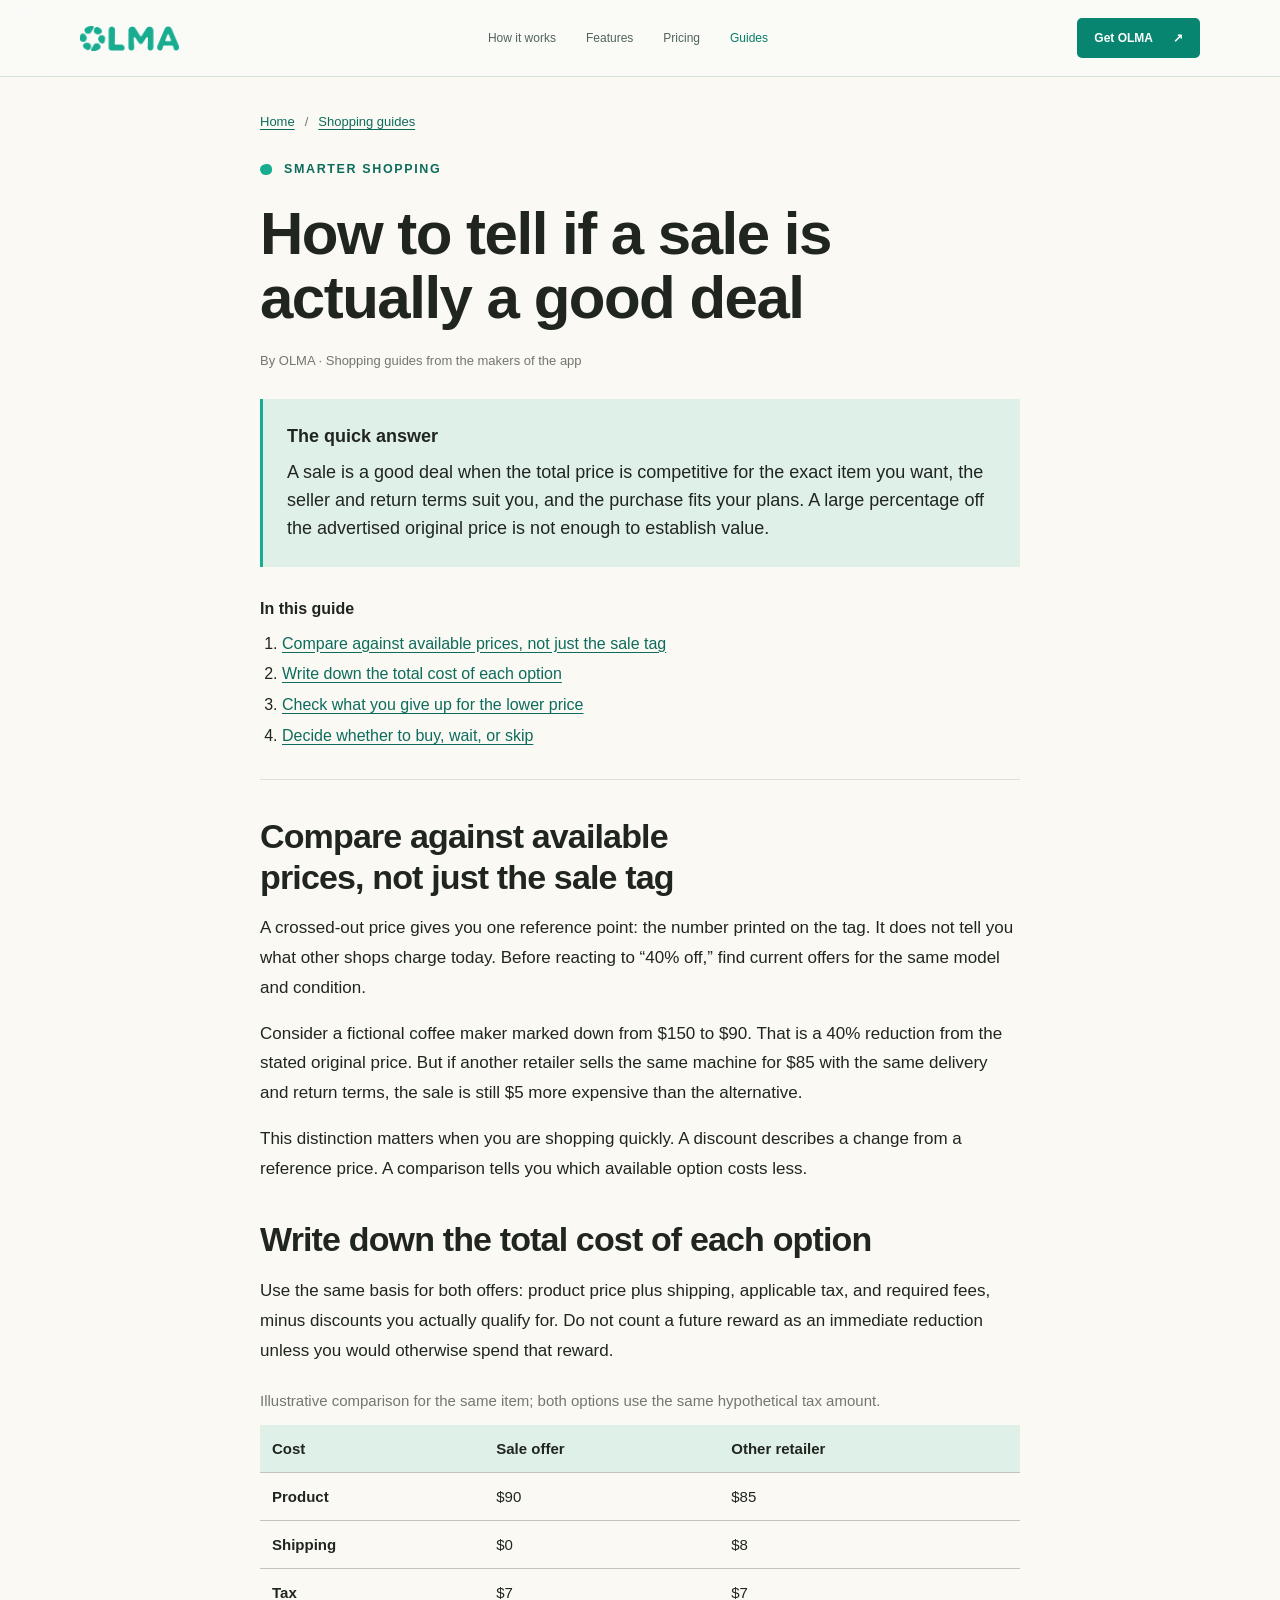
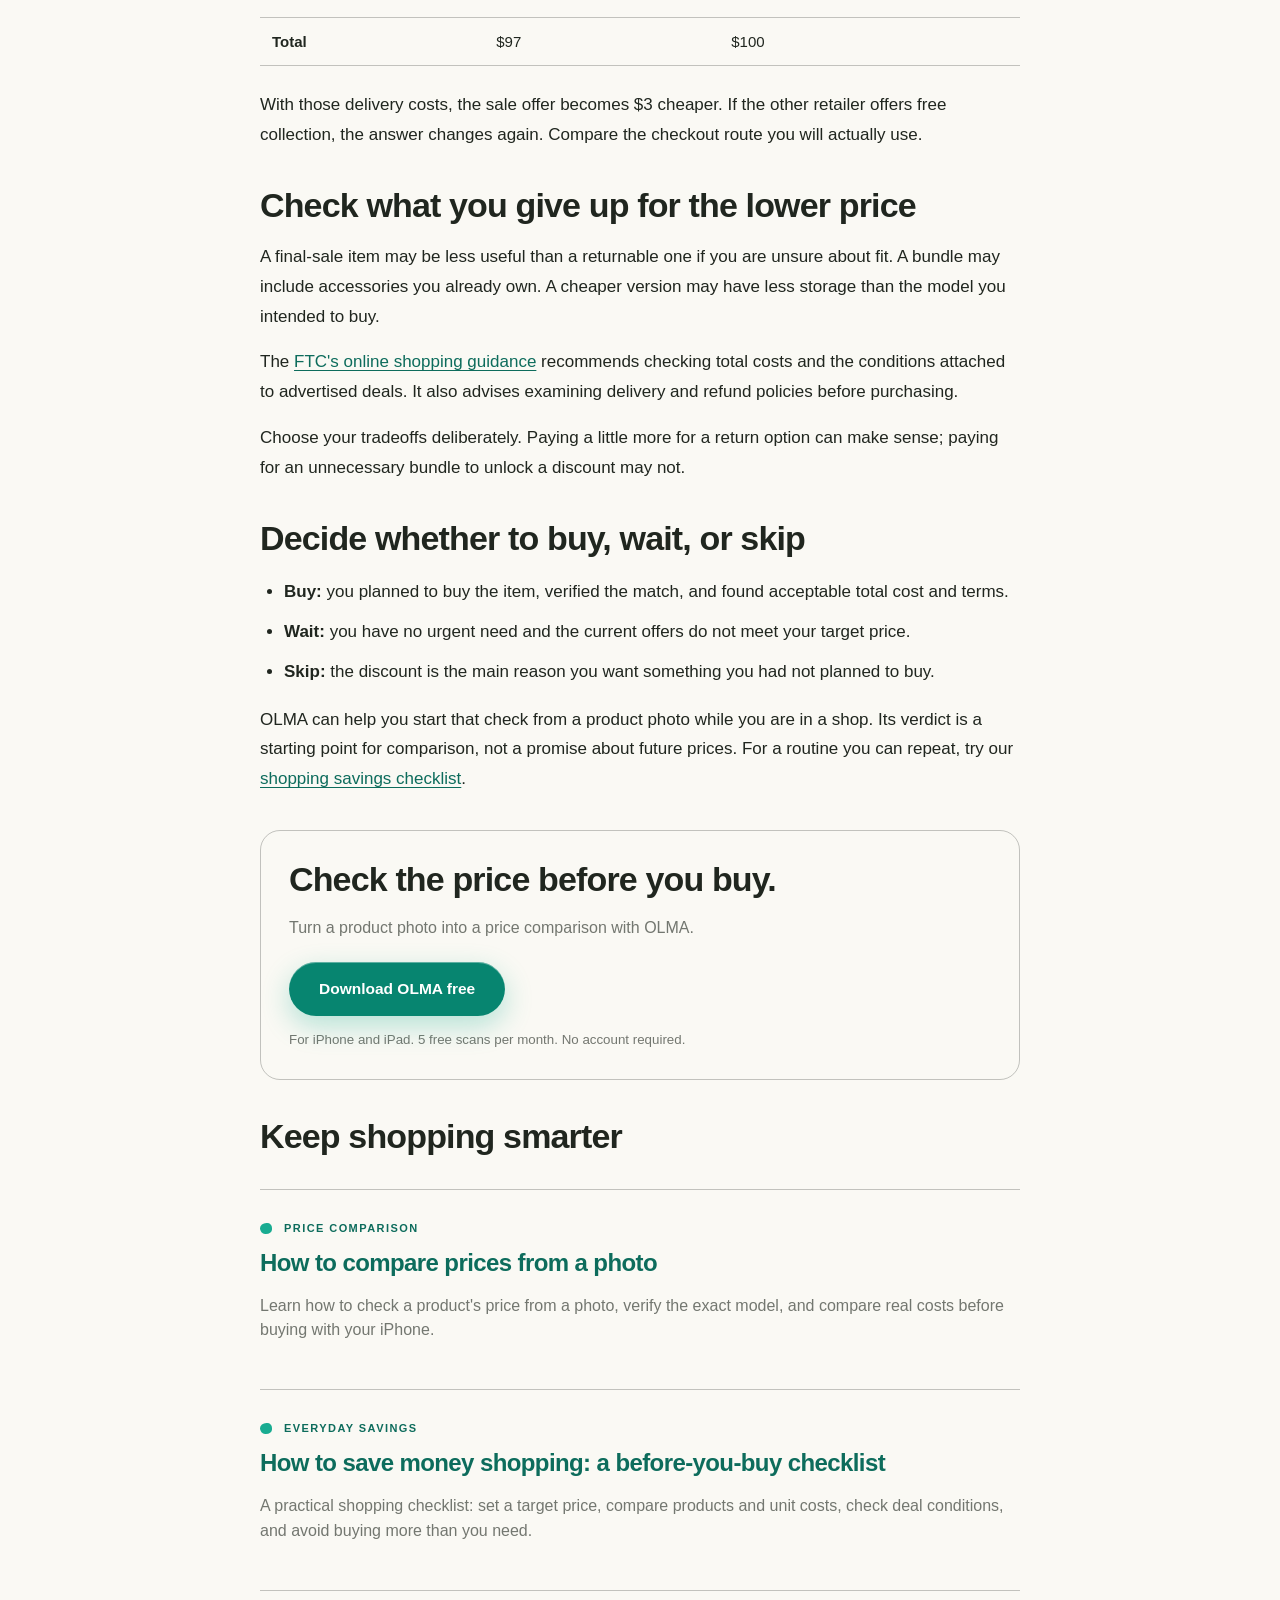
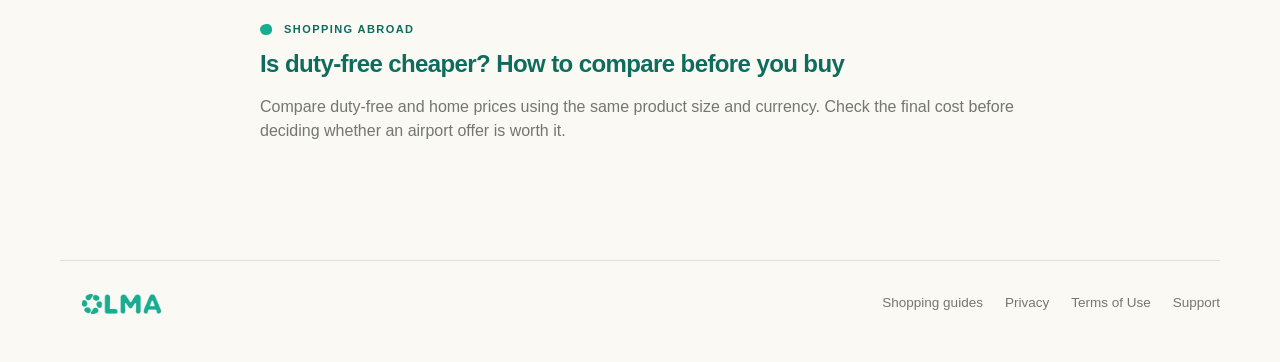
<file: blog/how-to-tell-if-a-sale-is-a-good-deal/index.html>
<!DOCTYPE html>
<html lang="en">
<head>
  <meta charset="UTF-8" />
  <meta name="viewport" content="width=device-width, initial-scale=1" />
  <title>How to tell if a sale is actually a good deal | OLMA</title>
  <meta name="description" content="Check whether a sale price is a real saving. Compare the same product, calculate the total cost, and look beyond the advertised discount." />
  <link rel="canonical" href="https://olmaapp.com/blog/how-to-tell-if-a-sale-is-a-good-deal/" />
  <meta name="robots" content="index, follow, max-image-preview:large" />
  <meta name="apple-itunes-app" content="app-id=6790042890" />
  <meta property="og:site_name" content="OLMA" />
  <meta property="og:type" content="article" />
  <meta property="og:locale" content="en_US" />
  <meta property="og:title" content="How to tell if a sale is actually a good deal | OLMA" />
  <meta property="og:description" content="Check whether a sale price is a real saving. Compare the same product, calculate the total cost, and look beyond the advertised discount." />
  <meta property="og:url" content="https://olmaapp.com/blog/how-to-tell-if-a-sale-is-a-good-deal/" />
  <meta property="og:image" content="https://olmaapp.com/assets/olma-logo.png" />
  <meta property="og:image:width" content="846" />
  <meta property="og:image:height" content="846" />
  <meta property="og:image:alt" content="OLMA's teal pebble logo" />
  <meta name="twitter:card" content="summary" />
  <meta name="twitter:title" content="How to tell if a sale is actually a good deal | OLMA" />
  <meta name="twitter:description" content="Check whether a sale price is a real saving. Compare the same product, calculate the total cost, and look beyond the advertised discount." />
  <meta name="twitter:image" content="https://olmaapp.com/assets/olma-logo.png" />
  <meta name="color-scheme" content="light" />
  <link rel="icon" href="/assets/olma-logo.png" />
  <link rel="stylesheet" href="/css/style.css?v=20260911-buttons" />
  <link rel="stylesheet" href="/css/guides.css" />
  <link rel="stylesheet" href="/css/navigation.css?v=20260911-nav" />
  <script type="application/ld+json">{"@context": "https://schema.org", "@graph": [{"@type": "BlogPosting", "@id": "https://olmaapp.com/blog/how-to-tell-if-a-sale-is-a-good-deal/#article", "headline": "How to tell if a sale is actually a good deal", "description": "Check whether a sale price is a real saving. Compare the same product, calculate the total cost, and look beyond the advertised discount.", "url": "https://olmaapp.com/blog/how-to-tell-if-a-sale-is-a-good-deal/", "mainEntityOfPage": "https://olmaapp.com/blog/how-to-tell-if-a-sale-is-a-good-deal/", "image": "https://olmaapp.com/assets/olma-logo.png", "inLanguage": "en", "articleSection": "Smarter shopping", "author": {"@type": "Organization", "name": "OLMA", "url": "https://olmaapp.com/"}, "publisher": {"@id": "https://olmaapp.com/#organization", "@type": "Organization", "name": "OLMA", "url": "https://olmaapp.com/", "logo": {"@type": "ImageObject", "url": "https://olmaapp.com/assets/olma-logo.png"}}, "isPartOf": {"@id": "https://olmaapp.com/blog/#blog"}}, {"@type": "BreadcrumbList", "itemListElement": [{"@type": "ListItem", "position": 1, "name": "Home", "item": "https://olmaapp.com/"}, {"@type": "ListItem", "position": 2, "name": "Shopping guides", "item": "https://olmaapp.com/blog/"}, {"@type": "ListItem", "position": 3, "name": "How to tell if a sale is actually a good deal", "item": "https://olmaapp.com/blog/how-to-tell-if-a-sale-is-a-good-deal/"}]}]}</script>
  <!-- Google tag (gtag.js) -->
  <script>
    // Keep local development and preview hosts out of production Analytics.
    window['ga-disable-G-GTPLYG54S1'] = !['olmaapp.com', 'www.olmaapp.com'].includes(window.location.hostname);
  </script>
  <script async src="https://www.googletagmanager.com/gtag/js?id=G-GTPLYG54S1"></script>
  <script>
    window.dataLayer = window.dataLayer || [];
    function gtag(){dataLayer.push(arguments);}
    gtag('js', new Date());

    gtag('config', 'G-GTPLYG54S1');
  </script>
  <!-- Meta Pixel Code -->
  <script>!function(f,b,e,v,n,t,s){if(f.fbq)return;n=f.fbq=function(){n.callMethod?n.callMethod.apply(n,arguments):n.queue.push(arguments)};if(!f._fbq)f._fbq=n;n.push=n;n.loaded=!0;n.version='2.0';n.queue=[];t=b.createElement(e);t.async=!0;t.src=v;s=b.getElementsByTagName(e)[0];s.parentNode.insertBefore(t,s)}(window,document,'script','https://connect.facebook.net/en_US/fbevents.js'); fbq('init', '1390187582989149'); fbq('track', 'PageView');</script>

  <script src="/js/analytics.js" defer></script>
  <script src="/js/main.js" defer></script>
</head>
<body>
  <a class="skip-link" href="#main">Skip to content</a>
  <nav class="nav site-nav" aria-label="Main navigation"><div class="nav-inner">
    <a class="brand" href="/#top" aria-label="OLMA home"><img src="/assets/olma-logo-full.png" width="3338" height="846" alt="OLMA" class="main-logo-img" /></a>
    <div class="nav-links"><a href="/#how">How it works</a><a href="/#features">Features</a><a href="/#pricing">Pricing</a><a class="nav-guides" aria-current="location" href="/blog/">Guides</a></div>
    <div class="nav-actions"><a class="nav-download" data-cta="navigation" href="https://apps.apple.com/us/app/olma-scan-compare/id6790042890">Get OLMA <span aria-hidden="true">↗</span></a></div>
  </div></nav>
  <main id="main" class="article-main"><article>
          <nav class="breadcrumbs" aria-label="Breadcrumb"><a href="/">Home</a><span aria-hidden="true">/</span><a href="/blog/">Shopping guides</a></nav>
          <header><span class="kicker">Smarter shopping</span><h1>How to tell if a sale is actually a good deal</h1><p class="article-meta">By OLMA · Shopping guides from the makers of the app</p></header>
          <div class="article-summary"><strong>The quick answer</strong><p>A sale is a good deal when the total price is competitive for the exact item you want, the seller and return terms suit you, and the purchase fits your plans. A large percentage off the advertised original price is not enough to establish value.</p></div>
          <nav class="article-toc" aria-label="In this guide"><strong>In this guide</strong><ol><li><a href="#reference">Compare against available prices, not just the sale tag</a></li><li><a href="#total">Write down the total cost of each option</a></li><li><a href="#terms">Check what you give up for the lower price</a></li><li><a href="#buy-or-wait">Decide whether to buy, wait, or skip</a></li></ol></nav>
          <div class="article-body"><h2 id="reference">Compare against available prices, not just the sale tag</h2>
<p>A crossed-out price gives you one reference point: the number printed on the tag. It does not tell you what other shops charge today. Before reacting to “40% off,” find current offers for the same model and condition.</p><p>Consider a fictional coffee maker marked down from $150 to $90. That is a 40% reduction from the stated original price. But if another retailer sells the same machine for $85 with the same delivery and return terms, the sale is still $5 more expensive than the alternative.</p><p>This distinction matters when you are shopping quickly. A discount describes a change from a reference price. A comparison tells you which available option costs less.</p>
<h2 id="total">Write down the total cost of each option</h2>
<p>Use the same basis for both offers: product price plus shipping, applicable tax, and required fees, minus discounts you actually qualify for. Do not count a future reward as an immediate reduction unless you would otherwise spend that reward.</p><div class='table-scroll'><table><caption>Illustrative comparison for the same item; both options use the same hypothetical tax amount.</caption><thead><tr><th scope='col'>Cost</th><th scope='col'>Sale offer</th><th scope='col'>Other retailer</th></tr></thead><tbody><tr><th scope='row'>Product</th><td>$90</td><td>$85</td></tr><tr><th scope='row'>Shipping</th><td>$0</td><td>$8</td></tr><tr><th scope='row'>Tax</th><td>$7</td><td>$7</td></tr><tr><th scope='row'>Total</th><td>$97</td><td>$100</td></tr></tbody></table></div><p>With those delivery costs, the sale offer becomes $3 cheaper. If the other retailer offers free collection, the answer changes again. Compare the checkout route you will actually use.</p>
<h2 id="terms">Check what you give up for the lower price</h2>
<p>A final-sale item may be less useful than a returnable one if you are unsure about fit. A bundle may include accessories you already own. A cheaper version may have less storage than the model you intended to buy.</p><p>The <a href='https://consumer.ftc.gov/articles/online-shopping'>FTC's online shopping guidance</a> recommends checking total costs and the conditions attached to advertised deals. It also advises examining delivery and refund policies before purchasing.</p><p>Choose your tradeoffs deliberately. Paying a little more for a return option can make sense; paying for an unnecessary bundle to unlock a discount may not.</p>
<h2 id="buy-or-wait">Decide whether to buy, wait, or skip</h2>
<ul><li><strong>Buy:</strong> you planned to buy the item, verified the match, and found acceptable total cost and terms.</li><li><strong>Wait:</strong> you have no urgent need and the current offers do not meet your target price.</li><li><strong>Skip:</strong> the discount is the main reason you want something you had not planned to buy.</li></ul><p>OLMA can help you start that check from a product photo while you are in a shop. Its verdict is a starting point for comparison, not a promise about future prices. For a routine you can repeat, try our <a href='/blog/save-money-shopping/'>shopping savings checklist</a>.</p>
</div>
          <aside class="article-cta" aria-label="Try OLMA">
      <h2>Check the price before you buy.</h2>
      <p>Turn a product photo into a price comparison with OLMA.</p>
      <a class="btn btn-primary" data-cta="article_end" href="https://apps.apple.com/us/app/olma-scan-compare/id6790042890">Download OLMA free</a>
      <small>For iPhone and iPad. 5 free scans per month. No account required.</small>
    </aside>
          </article><section class="related-guides" aria-labelledby="related"><h2 id="related">Keep shopping smarter</h2><div class="guide-grid"><article class="guide-card">
      <span class="kicker">Price comparison</span>
      <h3><a href="/blog/compare-prices-from-a-photo/">How to compare prices from a photo</a></h3>
      <p>Learn how to check a product&#x27;s price from a photo, verify the exact model, and compare real costs before buying with your iPhone.</p>
    </article><article class="guide-card">
      <span class="kicker">Everyday savings</span>
      <h3><a href="/blog/save-money-shopping/">How to save money shopping: a before-you-buy checklist</a></h3>
      <p>A practical shopping checklist: set a target price, compare products and unit costs, check deal conditions, and avoid buying more than you need.</p>
    </article><article class="guide-card">
      <span class="kicker">Shopping abroad</span>
      <h3><a href="/blog/is-duty-free-cheaper/">Is duty-free cheaper? How to compare before you buy</a></h3>
      <p>Compare duty-free and home prices using the same product size and currency. Check the final cost before deciding whether an airport offer is worth it.</p>
    </article></div></section></main>
  <footer><div class="wrap footer-inner"><a href="/" aria-label="OLMA home"><img src="/assets/olma-logo-full.png" alt="OLMA" width="3338" height="846" class="footer-logo-img" /></a><span><a href="/blog/">Shopping guides</a><a href="/privacy.html">Privacy</a><a href="/terms.html">Terms of Use</a><a href="mailto:evan@olmaapp.com">Support</a></span></div></footer>
</body>
</html>
</file>
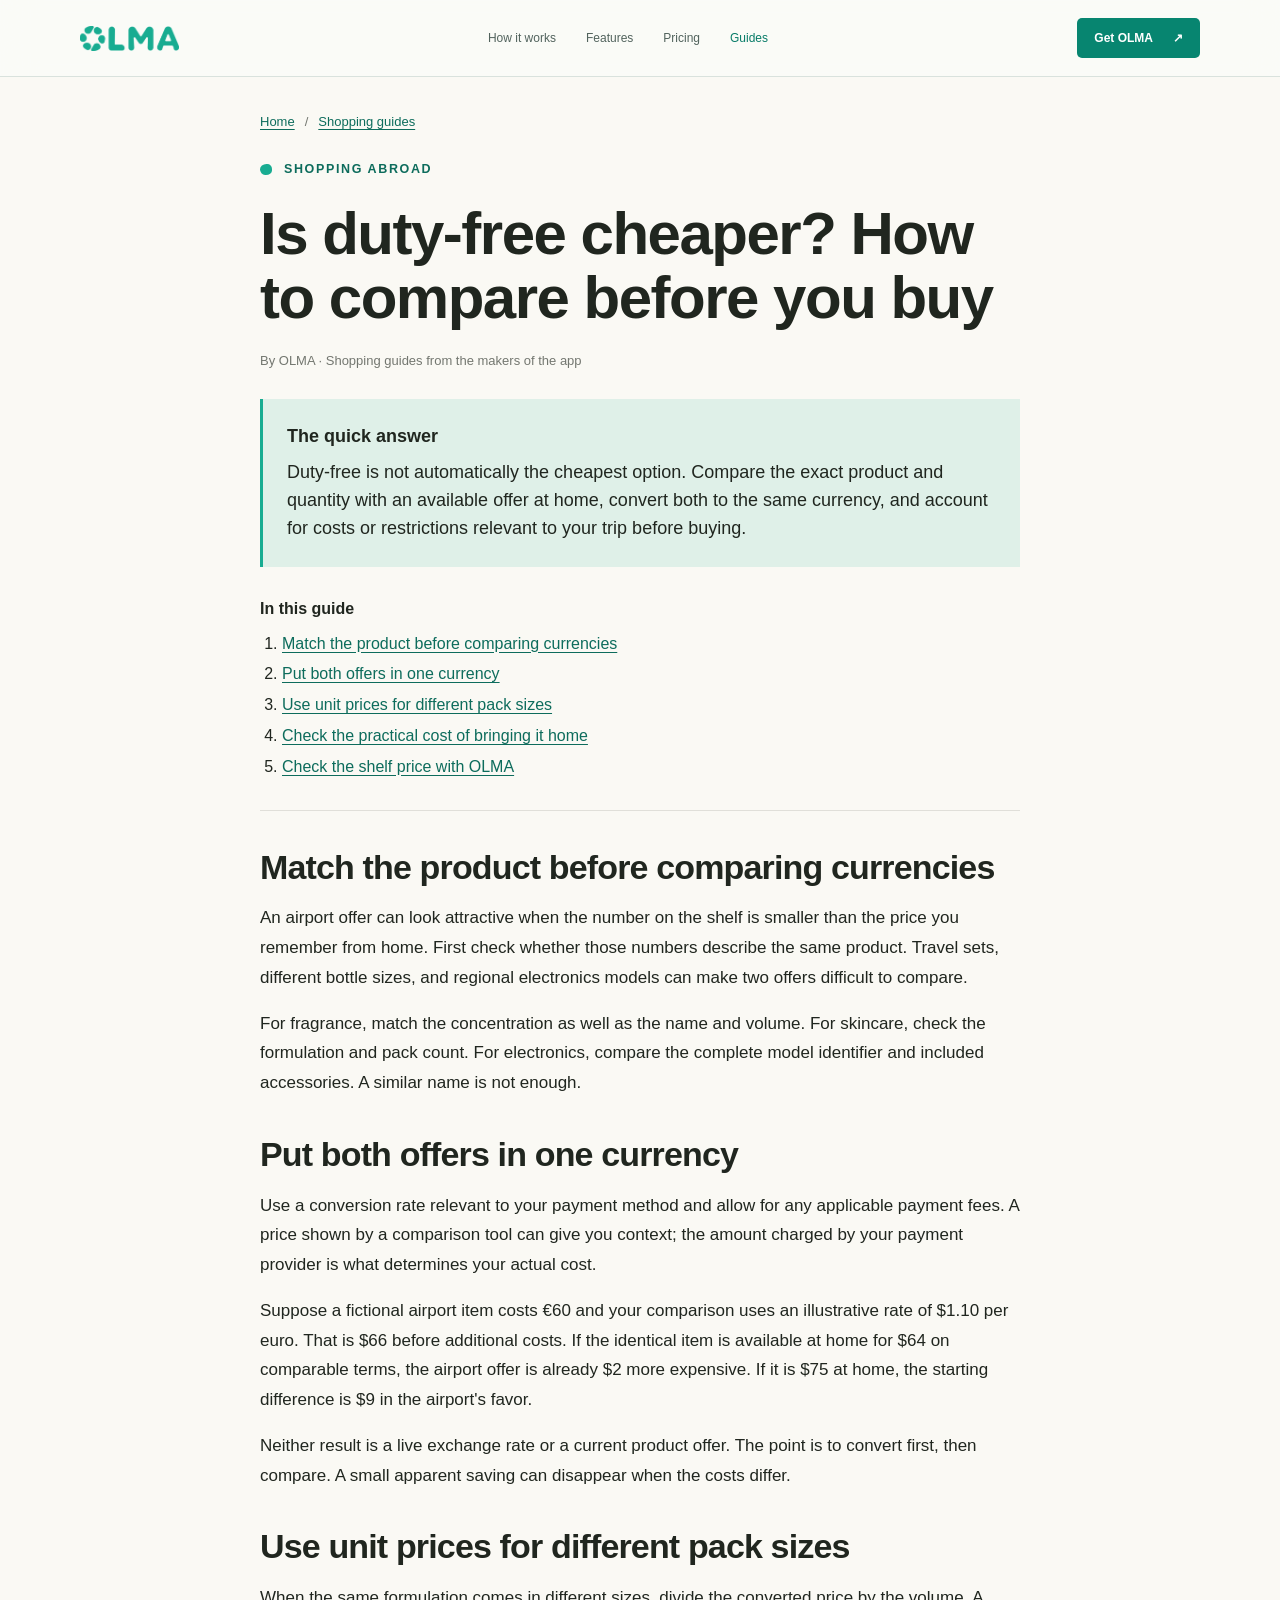
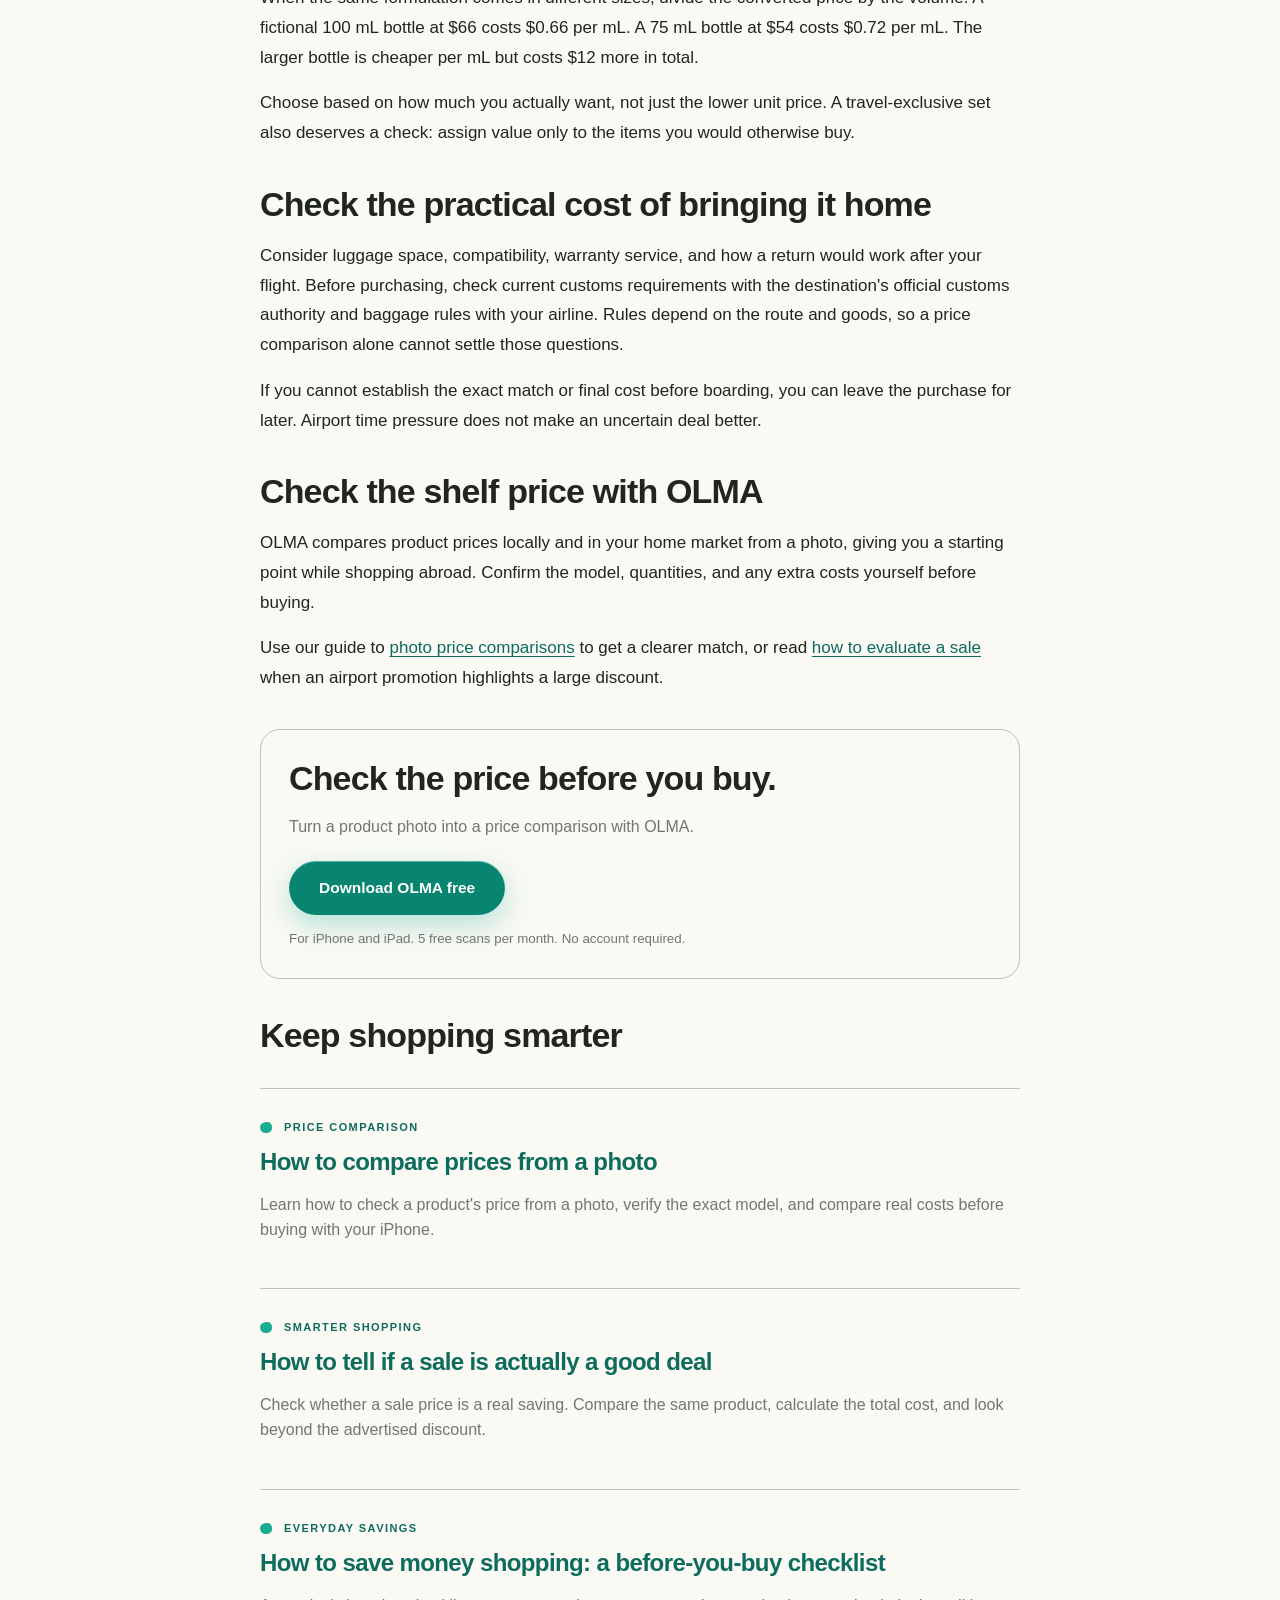
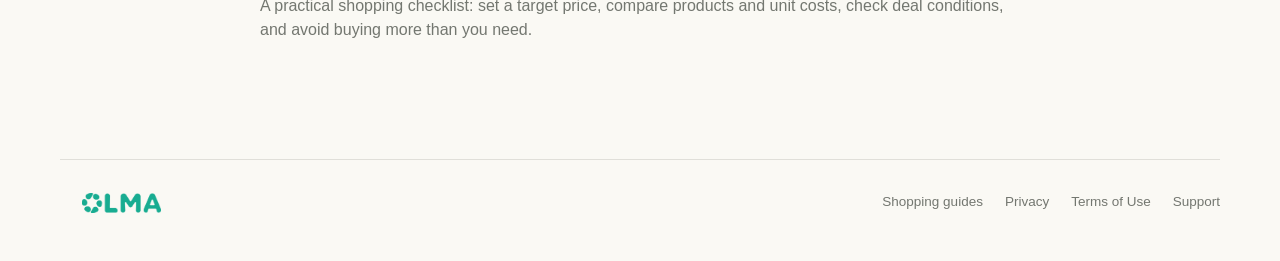
<file: blog/is-duty-free-cheaper/index.html>
<!DOCTYPE html>
<html lang="en">
<head>
  <meta charset="UTF-8" />
  <meta name="viewport" content="width=device-width, initial-scale=1" />
  <title>Is duty-free cheaper? How to compare before you buy | OLMA</title>
  <meta name="description" content="Compare duty-free and home prices using the same product size and currency. Check the final cost before deciding whether an airport offer is worth it." />
  <link rel="canonical" href="https://olmaapp.com/blog/is-duty-free-cheaper/" />
  <meta name="robots" content="index, follow, max-image-preview:large" />
  <meta name="apple-itunes-app" content="app-id=6790042890" />
  <meta property="og:site_name" content="OLMA" />
  <meta property="og:type" content="article" />
  <meta property="og:locale" content="en_US" />
  <meta property="og:title" content="Is duty-free cheaper? How to compare before you buy | OLMA" />
  <meta property="og:description" content="Compare duty-free and home prices using the same product size and currency. Check the final cost before deciding whether an airport offer is worth it." />
  <meta property="og:url" content="https://olmaapp.com/blog/is-duty-free-cheaper/" />
  <meta property="og:image" content="https://olmaapp.com/assets/olma-logo.png" />
  <meta property="og:image:width" content="846" />
  <meta property="og:image:height" content="846" />
  <meta property="og:image:alt" content="OLMA's teal pebble logo" />
  <meta name="twitter:card" content="summary" />
  <meta name="twitter:title" content="Is duty-free cheaper? How to compare before you buy | OLMA" />
  <meta name="twitter:description" content="Compare duty-free and home prices using the same product size and currency. Check the final cost before deciding whether an airport offer is worth it." />
  <meta name="twitter:image" content="https://olmaapp.com/assets/olma-logo.png" />
  <meta name="color-scheme" content="light" />
  <link rel="icon" href="/assets/olma-logo.png" />
  <link rel="stylesheet" href="/css/style.css?v=20260911-buttons" />
  <link rel="stylesheet" href="/css/guides.css" />
  <link rel="stylesheet" href="/css/navigation.css?v=20260911-nav" />
  <script type="application/ld+json">{"@context": "https://schema.org", "@graph": [{"@type": "BlogPosting", "@id": "https://olmaapp.com/blog/is-duty-free-cheaper/#article", "headline": "Is duty-free cheaper? How to compare before you buy", "description": "Compare duty-free and home prices using the same product size and currency. Check the final cost before deciding whether an airport offer is worth it.", "url": "https://olmaapp.com/blog/is-duty-free-cheaper/", "mainEntityOfPage": "https://olmaapp.com/blog/is-duty-free-cheaper/", "image": "https://olmaapp.com/assets/olma-logo.png", "inLanguage": "en", "articleSection": "Shopping abroad", "author": {"@type": "Organization", "name": "OLMA", "url": "https://olmaapp.com/"}, "publisher": {"@id": "https://olmaapp.com/#organization", "@type": "Organization", "name": "OLMA", "url": "https://olmaapp.com/", "logo": {"@type": "ImageObject", "url": "https://olmaapp.com/assets/olma-logo.png"}}, "isPartOf": {"@id": "https://olmaapp.com/blog/#blog"}}, {"@type": "BreadcrumbList", "itemListElement": [{"@type": "ListItem", "position": 1, "name": "Home", "item": "https://olmaapp.com/"}, {"@type": "ListItem", "position": 2, "name": "Shopping guides", "item": "https://olmaapp.com/blog/"}, {"@type": "ListItem", "position": 3, "name": "Is duty-free cheaper? How to compare before you buy", "item": "https://olmaapp.com/blog/is-duty-free-cheaper/"}]}]}</script>
  <!-- Google tag (gtag.js) -->
  <script>
    // Keep local development and preview hosts out of production Analytics.
    window['ga-disable-G-GTPLYG54S1'] = !['olmaapp.com', 'www.olmaapp.com'].includes(window.location.hostname);
  </script>
  <script async src="https://www.googletagmanager.com/gtag/js?id=G-GTPLYG54S1"></script>
  <script>
    window.dataLayer = window.dataLayer || [];
    function gtag(){dataLayer.push(arguments);}
    gtag('js', new Date());

    gtag('config', 'G-GTPLYG54S1');
  </script>
  <!-- Meta Pixel Code -->
  <script>!function(f,b,e,v,n,t,s){if(f.fbq)return;n=f.fbq=function(){n.callMethod?n.callMethod.apply(n,arguments):n.queue.push(arguments)};if(!f._fbq)f._fbq=n;n.push=n;n.loaded=!0;n.version='2.0';n.queue=[];t=b.createElement(e);t.async=!0;t.src=v;s=b.getElementsByTagName(e)[0];s.parentNode.insertBefore(t,s)}(window,document,'script','https://connect.facebook.net/en_US/fbevents.js'); fbq('init', '1390187582989149'); fbq('track', 'PageView');</script>

  <script src="/js/analytics.js" defer></script>
  <script src="/js/main.js" defer></script>
</head>
<body>
  <a class="skip-link" href="#main">Skip to content</a>
  <nav class="nav site-nav" aria-label="Main navigation"><div class="nav-inner">
    <a class="brand" href="/#top" aria-label="OLMA home"><img src="/assets/olma-logo-full.png" width="3338" height="846" alt="OLMA" class="main-logo-img" /></a>
    <div class="nav-links"><a href="/#how">How it works</a><a href="/#features">Features</a><a href="/#pricing">Pricing</a><a class="nav-guides" aria-current="location" href="/blog/">Guides</a></div>
    <div class="nav-actions"><a class="nav-download" data-cta="navigation" href="https://apps.apple.com/us/app/olma-scan-compare/id6790042890">Get OLMA <span aria-hidden="true">↗</span></a></div>
  </div></nav>
  <main id="main" class="article-main"><article>
          <nav class="breadcrumbs" aria-label="Breadcrumb"><a href="/">Home</a><span aria-hidden="true">/</span><a href="/blog/">Shopping guides</a></nav>
          <header><span class="kicker">Shopping abroad</span><h1>Is duty-free cheaper? How to compare before you buy</h1><p class="article-meta">By OLMA · Shopping guides from the makers of the app</p></header>
          <div class="article-summary"><strong>The quick answer</strong><p>Duty-free is not automatically the cheapest option. Compare the exact product and quantity with an available offer at home, convert both to the same currency, and account for costs or restrictions relevant to your trip before buying.</p></div>
          <nav class="article-toc" aria-label="In this guide"><strong>In this guide</strong><ol><li><a href="#same-product">Match the product before comparing currencies</a></li><li><a href="#currency">Put both offers in one currency</a></li><li><a href="#unit-price">Use unit prices for different pack sizes</a></li><li><a href="#trip">Check the practical cost of bringing it home</a></li><li><a href="#scan">Check the shelf price with OLMA</a></li></ol></nav>
          <div class="article-body"><h2 id="same-product">Match the product before comparing currencies</h2>
<p>An airport offer can look attractive when the number on the shelf is smaller than the price you remember from home. First check whether those numbers describe the same product. Travel sets, different bottle sizes, and regional electronics models can make two offers difficult to compare.</p><p>For fragrance, match the concentration as well as the name and volume. For skincare, check the formulation and pack count. For electronics, compare the complete model identifier and included accessories. A similar name is not enough.</p>
<h2 id="currency">Put both offers in one currency</h2>
<p>Use a conversion rate relevant to your payment method and allow for any applicable payment fees. A price shown by a comparison tool can give you context; the amount charged by your payment provider is what determines your actual cost.</p><p>Suppose a fictional airport item costs €60 and your comparison uses an illustrative rate of $1.10 per euro. That is $66 before additional costs. If the identical item is available at home for $64 on comparable terms, the airport offer is already $2 more expensive. If it is $75 at home, the starting difference is $9 in the airport's favor.</p><p>Neither result is a live exchange rate or a current product offer. The point is to convert first, then compare. A small apparent saving can disappear when the costs differ.</p>
<h2 id="unit-price">Use unit prices for different pack sizes</h2>
<p>When the same formulation comes in different sizes, divide the converted price by the volume. A fictional 100 mL bottle at $66 costs $0.66 per mL. A 75 mL bottle at $54 costs $0.72 per mL. The larger bottle is cheaper per mL but costs $12 more in total.</p><p>Choose based on how much you actually want, not just the lower unit price. A travel-exclusive set also deserves a check: assign value only to the items you would otherwise buy.</p>
<h2 id="trip">Check the practical cost of bringing it home</h2>
<p>Consider luggage space, compatibility, warranty service, and how a return would work after your flight. Before purchasing, check current customs requirements with the destination's official customs authority and baggage rules with your airline. Rules depend on the route and goods, so a price comparison alone cannot settle those questions.</p><p>If you cannot establish the exact match or final cost before boarding, you can leave the purchase for later. Airport time pressure does not make an uncertain deal better.</p>
<h2 id="scan">Check the shelf price with OLMA</h2>
<p>OLMA compares product prices locally and in your home market from a photo, giving you a starting point while shopping abroad. Confirm the model, quantities, and any extra costs yourself before buying.</p><p>Use our guide to <a href='/blog/compare-prices-from-a-photo/'>photo price comparisons</a> to get a clearer match, or read <a href='/blog/how-to-tell-if-a-sale-is-a-good-deal/'>how to evaluate a sale</a> when an airport promotion highlights a large discount.</p>
</div>
          <aside class="article-cta" aria-label="Try OLMA">
      <h2>Check the price before you buy.</h2>
      <p>Turn a product photo into a price comparison with OLMA.</p>
      <a class="btn btn-primary" data-cta="article_end" href="https://apps.apple.com/us/app/olma-scan-compare/id6790042890">Download OLMA free</a>
      <small>For iPhone and iPad. 5 free scans per month. No account required.</small>
    </aside>
          </article><section class="related-guides" aria-labelledby="related"><h2 id="related">Keep shopping smarter</h2><div class="guide-grid"><article class="guide-card">
      <span class="kicker">Price comparison</span>
      <h3><a href="/blog/compare-prices-from-a-photo/">How to compare prices from a photo</a></h3>
      <p>Learn how to check a product&#x27;s price from a photo, verify the exact model, and compare real costs before buying with your iPhone.</p>
    </article><article class="guide-card">
      <span class="kicker">Smarter shopping</span>
      <h3><a href="/blog/how-to-tell-if-a-sale-is-a-good-deal/">How to tell if a sale is actually a good deal</a></h3>
      <p>Check whether a sale price is a real saving. Compare the same product, calculate the total cost, and look beyond the advertised discount.</p>
    </article><article class="guide-card">
      <span class="kicker">Everyday savings</span>
      <h3><a href="/blog/save-money-shopping/">How to save money shopping: a before-you-buy checklist</a></h3>
      <p>A practical shopping checklist: set a target price, compare products and unit costs, check deal conditions, and avoid buying more than you need.</p>
    </article></div></section></main>
  <footer><div class="wrap footer-inner"><a href="/" aria-label="OLMA home"><img src="/assets/olma-logo-full.png" alt="OLMA" width="3338" height="846" class="footer-logo-img" /></a><span><a href="/blog/">Shopping guides</a><a href="/privacy.html">Privacy</a><a href="/terms.html">Terms of Use</a><a href="mailto:evan@olmaapp.com">Support</a></span></div></footer>
</body>
</html>
</file>
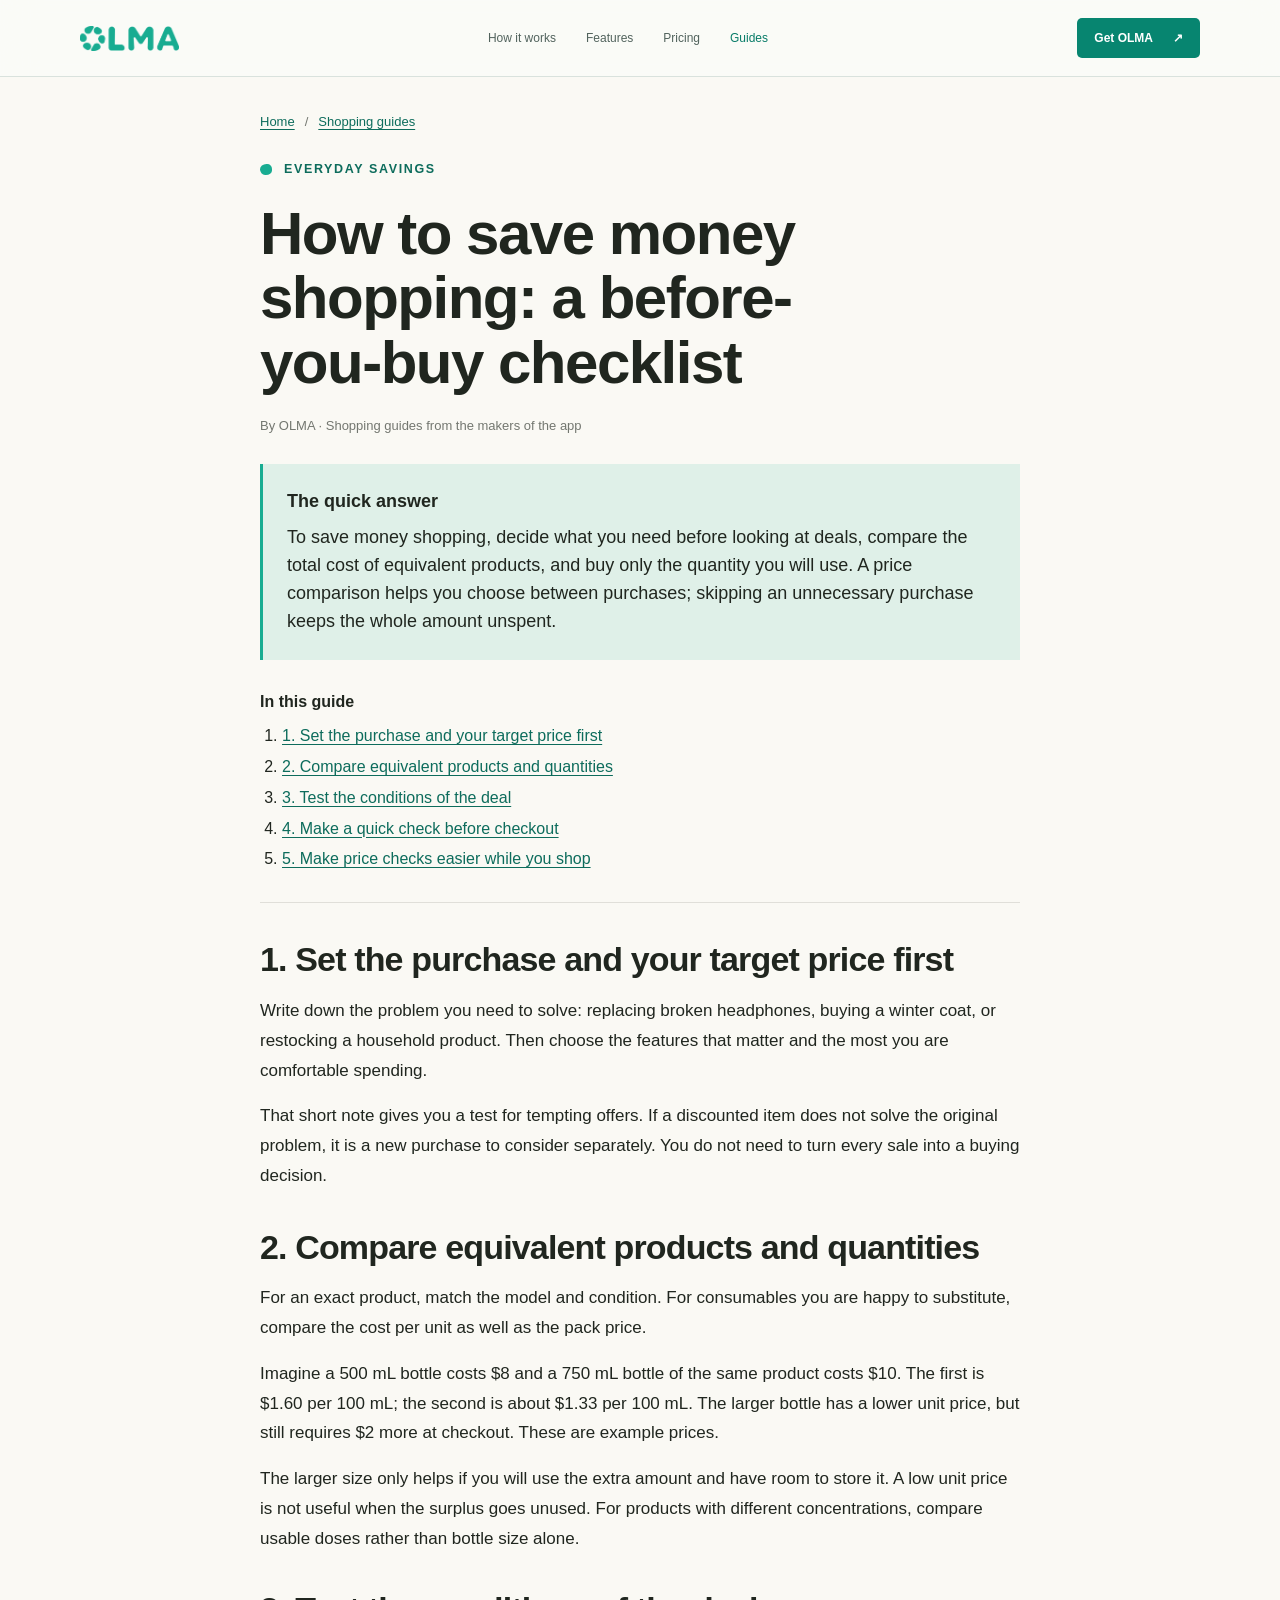
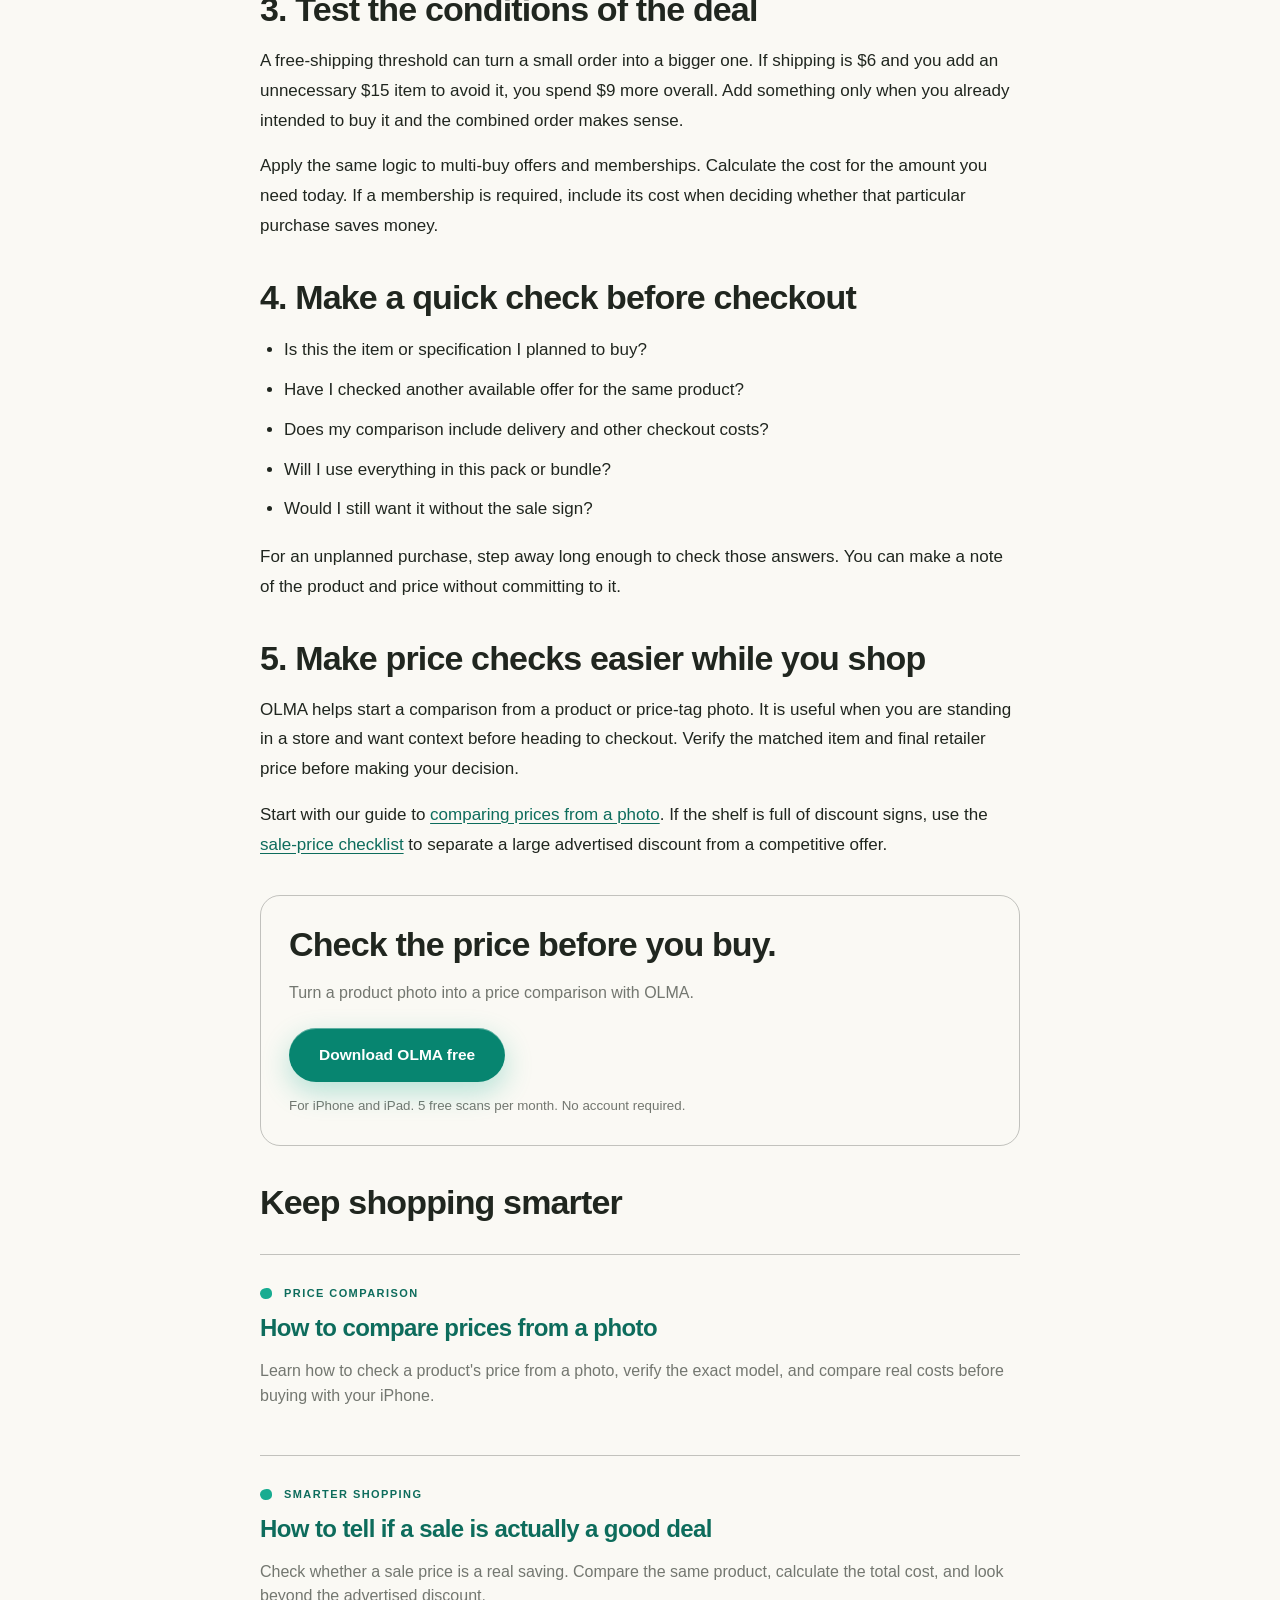
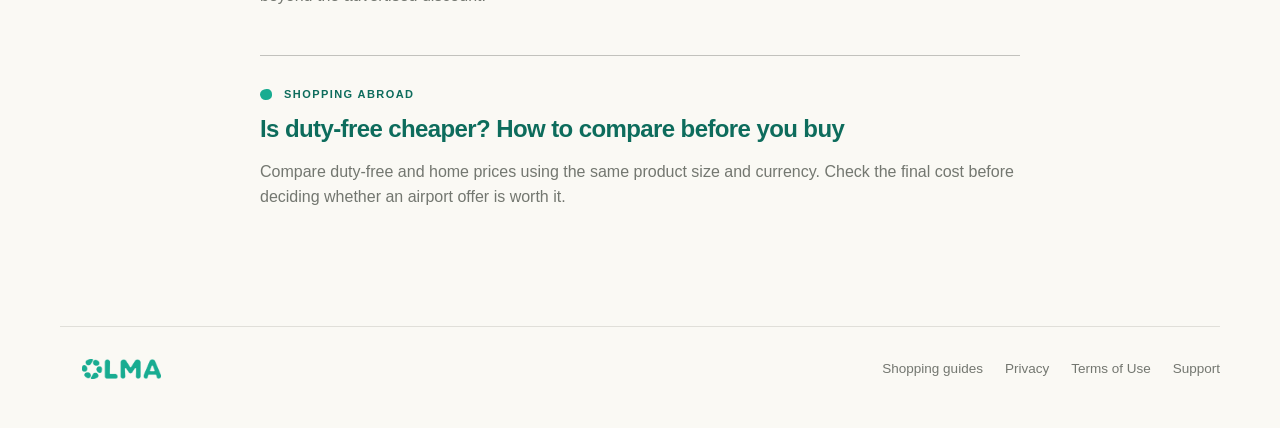
<file: blog/save-money-shopping/index.html>
<!DOCTYPE html>
<html lang="en">
<head>
  <meta charset="UTF-8" />
  <meta name="viewport" content="width=device-width, initial-scale=1" />
  <title>How to save money shopping: a before-you-buy checklist | OLMA</title>
  <meta name="description" content="A practical shopping checklist: set a target price, compare products and unit costs, check deal conditions, and avoid buying more than you need." />
  <link rel="canonical" href="https://olmaapp.com/blog/save-money-shopping/" />
  <meta name="robots" content="index, follow, max-image-preview:large" />
  <meta name="apple-itunes-app" content="app-id=6790042890" />
  <meta property="og:site_name" content="OLMA" />
  <meta property="og:type" content="article" />
  <meta property="og:locale" content="en_US" />
  <meta property="og:title" content="How to save money shopping: a before-you-buy checklist | OLMA" />
  <meta property="og:description" content="A practical shopping checklist: set a target price, compare products and unit costs, check deal conditions, and avoid buying more than you need." />
  <meta property="og:url" content="https://olmaapp.com/blog/save-money-shopping/" />
  <meta property="og:image" content="https://olmaapp.com/assets/olma-logo.png" />
  <meta property="og:image:width" content="846" />
  <meta property="og:image:height" content="846" />
  <meta property="og:image:alt" content="OLMA's teal pebble logo" />
  <meta name="twitter:card" content="summary" />
  <meta name="twitter:title" content="How to save money shopping: a before-you-buy checklist | OLMA" />
  <meta name="twitter:description" content="A practical shopping checklist: set a target price, compare products and unit costs, check deal conditions, and avoid buying more than you need." />
  <meta name="twitter:image" content="https://olmaapp.com/assets/olma-logo.png" />
  <meta name="color-scheme" content="light" />
  <link rel="icon" href="/assets/olma-logo.png" />
  <link rel="stylesheet" href="/css/style.css?v=20260911-buttons" />
  <link rel="stylesheet" href="/css/guides.css" />
  <link rel="stylesheet" href="/css/navigation.css?v=20260911-nav" />
  <script type="application/ld+json">{"@context": "https://schema.org", "@graph": [{"@type": "BlogPosting", "@id": "https://olmaapp.com/blog/save-money-shopping/#article", "headline": "How to save money shopping: a before-you-buy checklist", "description": "A practical shopping checklist: set a target price, compare products and unit costs, check deal conditions, and avoid buying more than you need.", "url": "https://olmaapp.com/blog/save-money-shopping/", "mainEntityOfPage": "https://olmaapp.com/blog/save-money-shopping/", "image": "https://olmaapp.com/assets/olma-logo.png", "inLanguage": "en", "articleSection": "Everyday savings", "author": {"@type": "Organization", "name": "OLMA", "url": "https://olmaapp.com/"}, "publisher": {"@id": "https://olmaapp.com/#organization", "@type": "Organization", "name": "OLMA", "url": "https://olmaapp.com/", "logo": {"@type": "ImageObject", "url": "https://olmaapp.com/assets/olma-logo.png"}}, "isPartOf": {"@id": "https://olmaapp.com/blog/#blog"}}, {"@type": "BreadcrumbList", "itemListElement": [{"@type": "ListItem", "position": 1, "name": "Home", "item": "https://olmaapp.com/"}, {"@type": "ListItem", "position": 2, "name": "Shopping guides", "item": "https://olmaapp.com/blog/"}, {"@type": "ListItem", "position": 3, "name": "How to save money shopping: a before-you-buy checklist", "item": "https://olmaapp.com/blog/save-money-shopping/"}]}]}</script>
  <!-- Google tag (gtag.js) -->
  <script>
    // Keep local development and preview hosts out of production Analytics.
    window['ga-disable-G-GTPLYG54S1'] = !['olmaapp.com', 'www.olmaapp.com'].includes(window.location.hostname);
  </script>
  <script async src="https://www.googletagmanager.com/gtag/js?id=G-GTPLYG54S1"></script>
  <script>
    window.dataLayer = window.dataLayer || [];
    function gtag(){dataLayer.push(arguments);}
    gtag('js', new Date());

    gtag('config', 'G-GTPLYG54S1');
  </script>
  <!-- Meta Pixel Code -->
  <script>!function(f,b,e,v,n,t,s){if(f.fbq)return;n=f.fbq=function(){n.callMethod?n.callMethod.apply(n,arguments):n.queue.push(arguments)};if(!f._fbq)f._fbq=n;n.push=n;n.loaded=!0;n.version='2.0';n.queue=[];t=b.createElement(e);t.async=!0;t.src=v;s=b.getElementsByTagName(e)[0];s.parentNode.insertBefore(t,s)}(window,document,'script','https://connect.facebook.net/en_US/fbevents.js'); fbq('init', '1390187582989149'); fbq('track', 'PageView');</script>

  <script src="/js/analytics.js" defer></script>
  <script src="/js/main.js" defer></script>
</head>
<body>
  <a class="skip-link" href="#main">Skip to content</a>
  <nav class="nav site-nav" aria-label="Main navigation"><div class="nav-inner">
    <a class="brand" href="/#top" aria-label="OLMA home"><img src="/assets/olma-logo-full.png" width="3338" height="846" alt="OLMA" class="main-logo-img" /></a>
    <div class="nav-links"><a href="/#how">How it works</a><a href="/#features">Features</a><a href="/#pricing">Pricing</a><a class="nav-guides" aria-current="location" href="/blog/">Guides</a></div>
    <div class="nav-actions"><a class="nav-download" data-cta="navigation" href="https://apps.apple.com/us/app/olma-scan-compare/id6790042890">Get OLMA <span aria-hidden="true">↗</span></a></div>
  </div></nav>
  <main id="main" class="article-main"><article>
          <nav class="breadcrumbs" aria-label="Breadcrumb"><a href="/">Home</a><span aria-hidden="true">/</span><a href="/blog/">Shopping guides</a></nav>
          <header><span class="kicker">Everyday savings</span><h1>How to save money shopping: a before-you-buy checklist</h1><p class="article-meta">By OLMA · Shopping guides from the makers of the app</p></header>
          <div class="article-summary"><strong>The quick answer</strong><p>To save money shopping, decide what you need before looking at deals, compare the total cost of equivalent products, and buy only the quantity you will use. A price comparison helps you choose between purchases; skipping an unnecessary purchase keeps the whole amount unspent.</p></div>
          <nav class="article-toc" aria-label="In this guide"><strong>In this guide</strong><ol><li><a href="#plan">1. Set the purchase and your target price first</a></li><li><a href="#compare">2. Compare equivalent products and quantities</a></li><li><a href="#conditions">3. Test the conditions of the deal</a></li><li><a href="#pause">4. Make a quick check before checkout</a></li><li><a href="#olma">5. Make price checks easier while you shop</a></li></ol></nav>
          <div class="article-body"><h2 id="plan">1. Set the purchase and your target price first</h2>
<p>Write down the problem you need to solve: replacing broken headphones, buying a winter coat, or restocking a household product. Then choose the features that matter and the most you are comfortable spending.</p><p>That short note gives you a test for tempting offers. If a discounted item does not solve the original problem, it is a new purchase to consider separately. You do not need to turn every sale into a buying decision.</p>
<h2 id="compare">2. Compare equivalent products and quantities</h2>
<p>For an exact product, match the model and condition. For consumables you are happy to substitute, compare the cost per unit as well as the pack price.</p><p>Imagine a 500 mL bottle costs $8 and a 750 mL bottle of the same product costs $10. The first is $1.60 per 100 mL; the second is about $1.33 per 100 mL. The larger bottle has a lower unit price, but still requires $2 more at checkout. These are example prices.</p><p>The larger size only helps if you will use the extra amount and have room to store it. A low unit price is not useful when the surplus goes unused. For products with different concentrations, compare usable doses rather than bottle size alone.</p>
<h2 id="conditions">3. Test the conditions of the deal</h2>
<p>A free-shipping threshold can turn a small order into a bigger one. If shipping is $6 and you add an unnecessary $15 item to avoid it, you spend $9 more overall. Add something only when you already intended to buy it and the combined order makes sense.</p><p>Apply the same logic to multi-buy offers and memberships. Calculate the cost for the amount you need today. If a membership is required, include its cost when deciding whether that particular purchase saves money.</p>
<h2 id="pause">4. Make a quick check before checkout</h2>
<ul><li>Is this the item or specification I planned to buy?</li><li>Have I checked another available offer for the same product?</li><li>Does my comparison include delivery and other checkout costs?</li><li>Will I use everything in this pack or bundle?</li><li>Would I still want it without the sale sign?</li></ul><p>For an unplanned purchase, step away long enough to check those answers. You can make a note of the product and price without committing to it.</p>
<h2 id="olma">5. Make price checks easier while you shop</h2>
<p>OLMA helps start a comparison from a product or price-tag photo. It is useful when you are standing in a store and want context before heading to checkout. Verify the matched item and final retailer price before making your decision.</p><p>Start with our guide to <a href='/blog/compare-prices-from-a-photo/'>comparing prices from a photo</a>. If the shelf is full of discount signs, use the <a href='/blog/how-to-tell-if-a-sale-is-a-good-deal/'>sale-price checklist</a> to separate a large advertised discount from a competitive offer.</p>
</div>
          <aside class="article-cta" aria-label="Try OLMA">
      <h2>Check the price before you buy.</h2>
      <p>Turn a product photo into a price comparison with OLMA.</p>
      <a class="btn btn-primary" data-cta="article_end" href="https://apps.apple.com/us/app/olma-scan-compare/id6790042890">Download OLMA free</a>
      <small>For iPhone and iPad. 5 free scans per month. No account required.</small>
    </aside>
          </article><section class="related-guides" aria-labelledby="related"><h2 id="related">Keep shopping smarter</h2><div class="guide-grid"><article class="guide-card">
      <span class="kicker">Price comparison</span>
      <h3><a href="/blog/compare-prices-from-a-photo/">How to compare prices from a photo</a></h3>
      <p>Learn how to check a product&#x27;s price from a photo, verify the exact model, and compare real costs before buying with your iPhone.</p>
    </article><article class="guide-card">
      <span class="kicker">Smarter shopping</span>
      <h3><a href="/blog/how-to-tell-if-a-sale-is-a-good-deal/">How to tell if a sale is actually a good deal</a></h3>
      <p>Check whether a sale price is a real saving. Compare the same product, calculate the total cost, and look beyond the advertised discount.</p>
    </article><article class="guide-card">
      <span class="kicker">Shopping abroad</span>
      <h3><a href="/blog/is-duty-free-cheaper/">Is duty-free cheaper? How to compare before you buy</a></h3>
      <p>Compare duty-free and home prices using the same product size and currency. Check the final cost before deciding whether an airport offer is worth it.</p>
    </article></div></section></main>
  <footer><div class="wrap footer-inner"><a href="/" aria-label="OLMA home"><img src="/assets/olma-logo-full.png" alt="OLMA" width="3338" height="846" class="footer-logo-img" /></a><span><a href="/blog/">Shopping guides</a><a href="/privacy.html">Privacy</a><a href="/terms.html">Terms of Use</a><a href="mailto:evan@olmaapp.com">Support</a></span></div></footer>
</body>
</html>
</file>
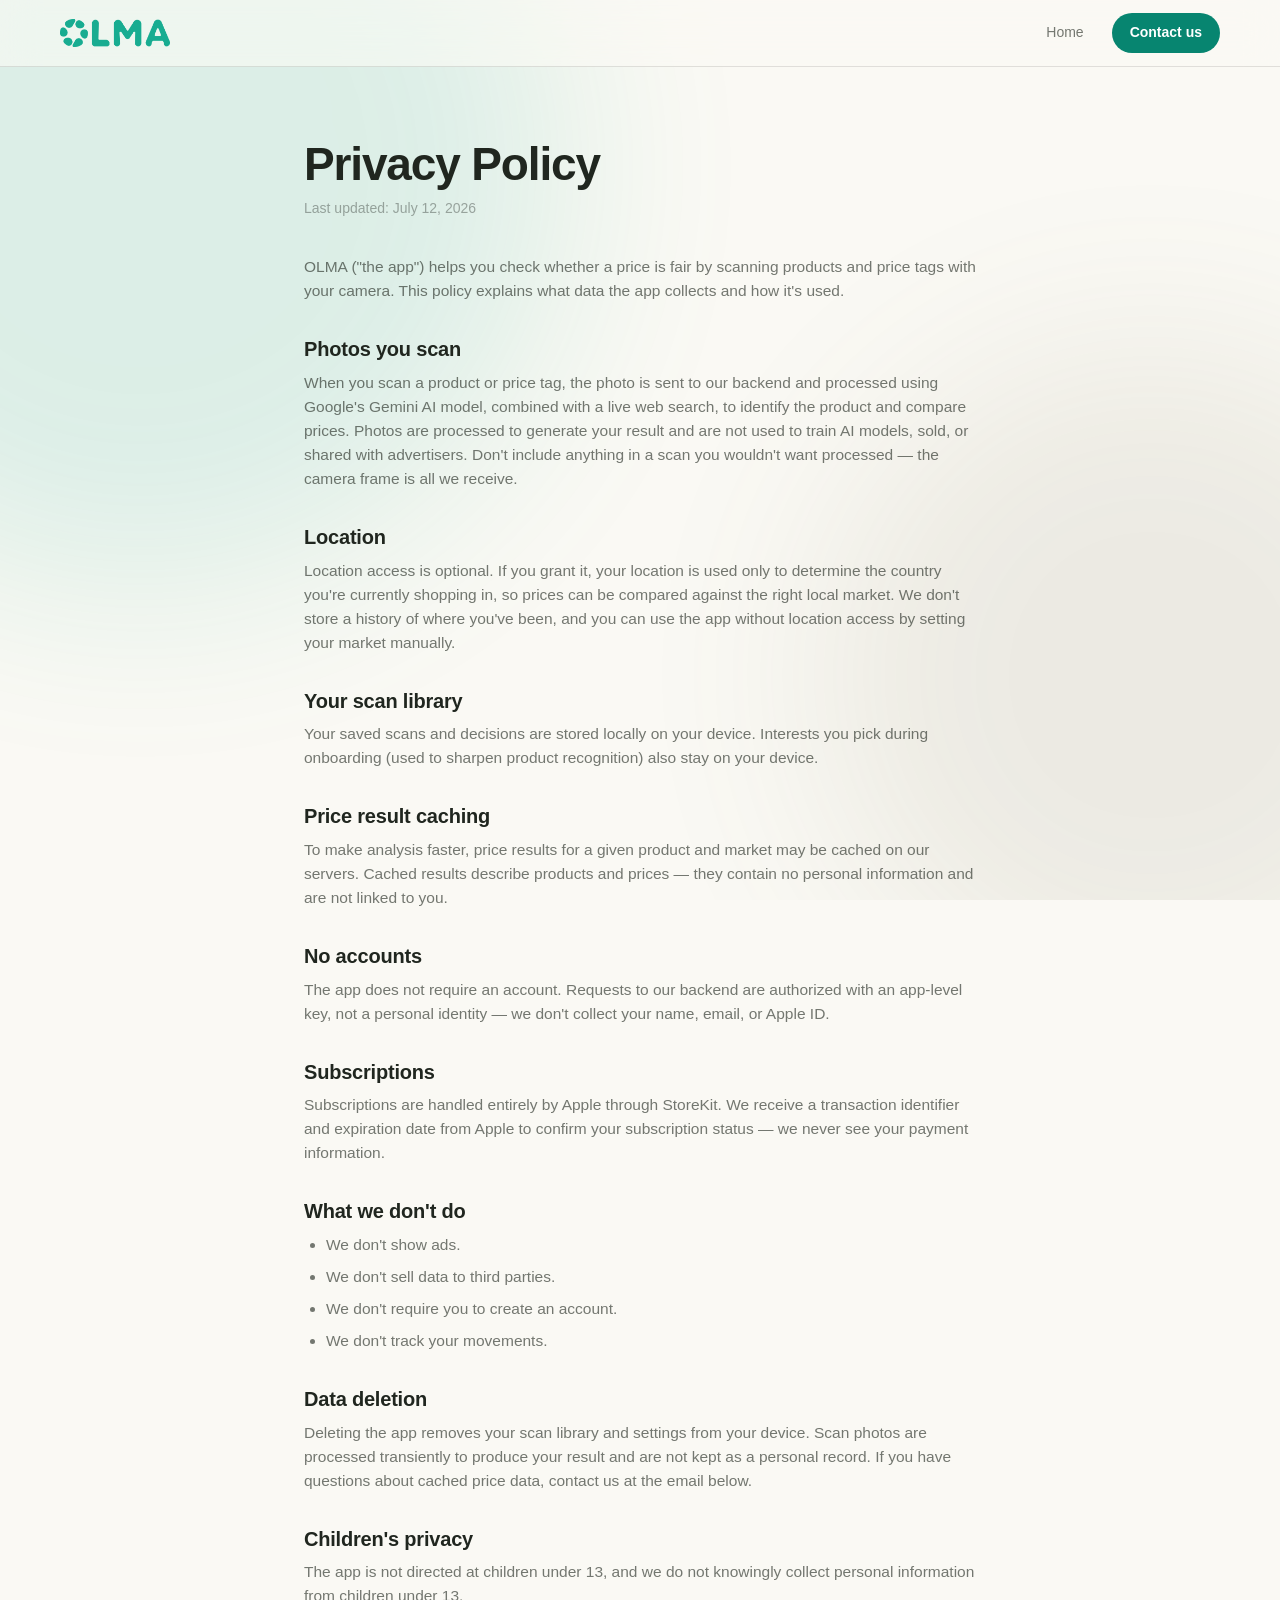
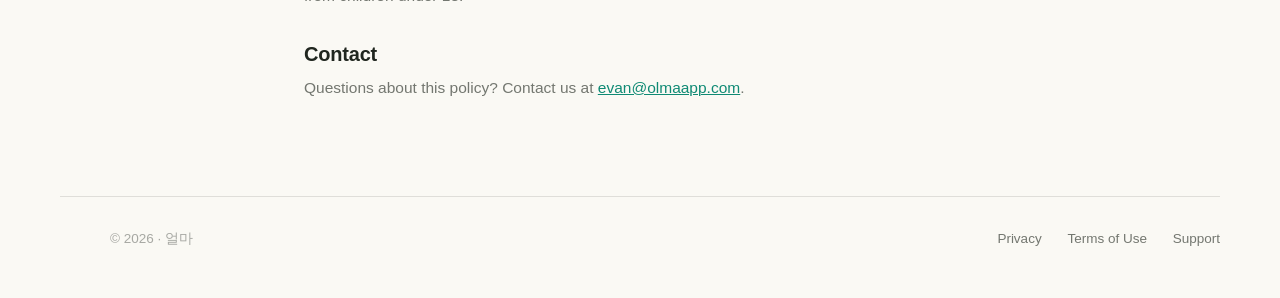
<file: privacy.html>
<!DOCTYPE html>
<html lang="en">
<head>
  <meta charset="UTF-8" />
  <meta name="viewport" content="width=device-width, initial-scale=1.0" />
  <title>Privacy Policy — OLMA</title>
  <link rel="canonical" href="https://olmaapp.com/privacy.html" />
  <meta name="description" content="How OLMA handles information, camera access, and subscriptions." />
  <meta name="color-scheme" content="light" />
  <link rel="icon" href="assets/olma-logo.png" />
  <link rel="stylesheet" href="css/style.css?v=20260911-buttons" />

  <!-- Google tag (gtag.js) -->
  <script>
    // Keep local development and preview hosts out of production Analytics.
    window['ga-disable-G-GTPLYG54S1'] = !['olmaapp.com', 'www.olmaapp.com'].includes(window.location.hostname);
  </script>
  <script async src="https://www.googletagmanager.com/gtag/js?id=G-GTPLYG54S1"></script>
  <script>
    window.dataLayer = window.dataLayer || [];
    function gtag(){dataLayer.push(arguments);}
    gtag('js', new Date());

    gtag('config', 'G-GTPLYG54S1');
  </script>
  <!-- Meta Pixel Code -->
  <script>!function(f,b,e,v,n,t,s){if(f.fbq)return;n=f.fbq=function(){n.callMethod?n.callMethod.apply(n,arguments):n.queue.push(arguments)};if(!f._fbq)f._fbq=n;n.push=n;n.loaded=!0;n.version='2.0';n.queue=[];t=b.createElement(e);t.async=!0;t.src=v;s=b.getElementsByTagName(e)[0];s.parentNode.insertBefore(t,s)}(window,document,'script','https://connect.facebook.net/en_US/fbevents.js'); fbq('init', '1390187582989149'); fbq('track', 'PageView');</script>
  <!-- End Meta Pixel Code -->
</head>
<body>
  <noscript><img alt="" height="1" width="1" src="https://www.facebook.com/tr?id=1390187582989149&ev=PageView&noscript=1"/></noscript>


  <div class="ambient" aria-hidden="true">
    <div class="blob blob-a"></div>
    <div class="blob blob-b"></div>
  </div>
  <svg class="grain" aria-hidden="true" width="100%" height="100%">
    <filter id="noise">
      <feTurbulence type="fractalNoise" baseFrequency="0.9" numOctaves="2" stitchTiles="stitch" />
      <feColorMatrix type="saturate" values="0" />
      <feComponentTransfer><feFuncA type="linear" slope="0.055" /></feComponentTransfer>
    </filter>
    <rect width="100%" height="100%" filter="url(#noise)" />
  </svg>

  <nav class="nav">
    <div class="nav-inner">
      <a class="brand" href="/" aria-label="OLMA">
        <img src="assets/olma-logo-full.png" alt="OLMA" class="main-logo-img" />
      </a>
      <div class="nav-links">
        <a href="/">Home</a>
        <a href="mailto:evan@olmaapp.com" class="nav-cta">Contact us</a>
      </div>
    </div>
  </nav>

  <main class="legal-main">
    <h1>Privacy Policy</h1>
    <p class="updated">Last updated: July 12, 2026</p>

    <p>OLMA ("the app") helps you check whether a price is fair by scanning products and price tags with your camera.
      This policy explains what data the app collects and how it's used.</p>

    <h2>Photos you scan</h2>
    <p>When you scan a product or price tag, the photo is sent to our backend and processed using Google's Gemini AI
      model, combined with a live web search, to identify the product and compare prices. Photos are processed to
      generate your result and are not used to train AI models, sold, or shared with advertisers. Don't include
      anything in a scan you wouldn't want processed — the camera frame is all we receive.</p>

    <h2>Location</h2>
    <p>Location access is optional. If you grant it, your location is used only to determine the country you're
      currently shopping in, so prices can be compared against the right local market. We don't store a history of
      where you've been, and you can use the app without location access by setting your market manually.</p>

    <h2>Your scan library</h2>
    <p>Your saved scans and decisions are stored locally on your device. Interests you pick during onboarding (used to
      sharpen product recognition) also stay on your device.</p>

    <h2>Price result caching</h2>
    <p>To make analysis faster, price results for a given product and market may be cached on our servers. Cached
      results describe products and prices — they contain no personal information and are not linked to you.</p>

    <h2>No accounts</h2>
    <p>The app does not require an account. Requests to our backend are authorized with an app-level key, not a
      personal identity — we don't collect your name, email, or Apple ID.</p>

    <h2>Subscriptions</h2>
    <p>Subscriptions are handled entirely by Apple through StoreKit. We receive a transaction identifier and expiration
      date from Apple to confirm your subscription status — we never see your payment information.</p>

    <h2>What we don't do</h2>
    <ul>
      <li>We don't show ads.</li>
      <li>We don't sell data to third parties.</li>
      <li>We don't require you to create an account.</li>
      <li>We don't track your movements.</li>
    </ul>

    <h2>Data deletion</h2>
    <p>Deleting the app removes your scan library and settings from your device. Scan photos are processed transiently
      to produce your result and are not kept as a personal record. If you have questions about cached price data,
      contact us at the email below.</p>

    <h2>Children's privacy</h2>
    <p>The app is not directed at children under 13, and we do not knowingly collect personal information from children
      under 13.</p>

    <h2>Contact</h2>
    <p>Questions about this policy? Contact us at <a href="mailto:evan@olmaapp.com">evan@olmaapp.com</a>.</p>
  </main>

  <footer>
    <div class="wrap footer-inner">
      <span class="footer-brand" aria-label="OLMA">
        <video src="assets/LogoAnimation.mov" class="footer-logo-video" autoplay muted playsinline onended="setTimeout(() => this.play(), 5000)"></video>
        <span>© 2026 <span class="kr">· 얼마</span></span>
      </span>
      <span>
        <a href="/privacy.html">Privacy</a>
        <a href="/terms.html">Terms of Use</a>
        <a href="mailto:evan@olmaapp.com">Support</a>
      </span>
    </div>
  </footer>

</body>
</html>
</file>
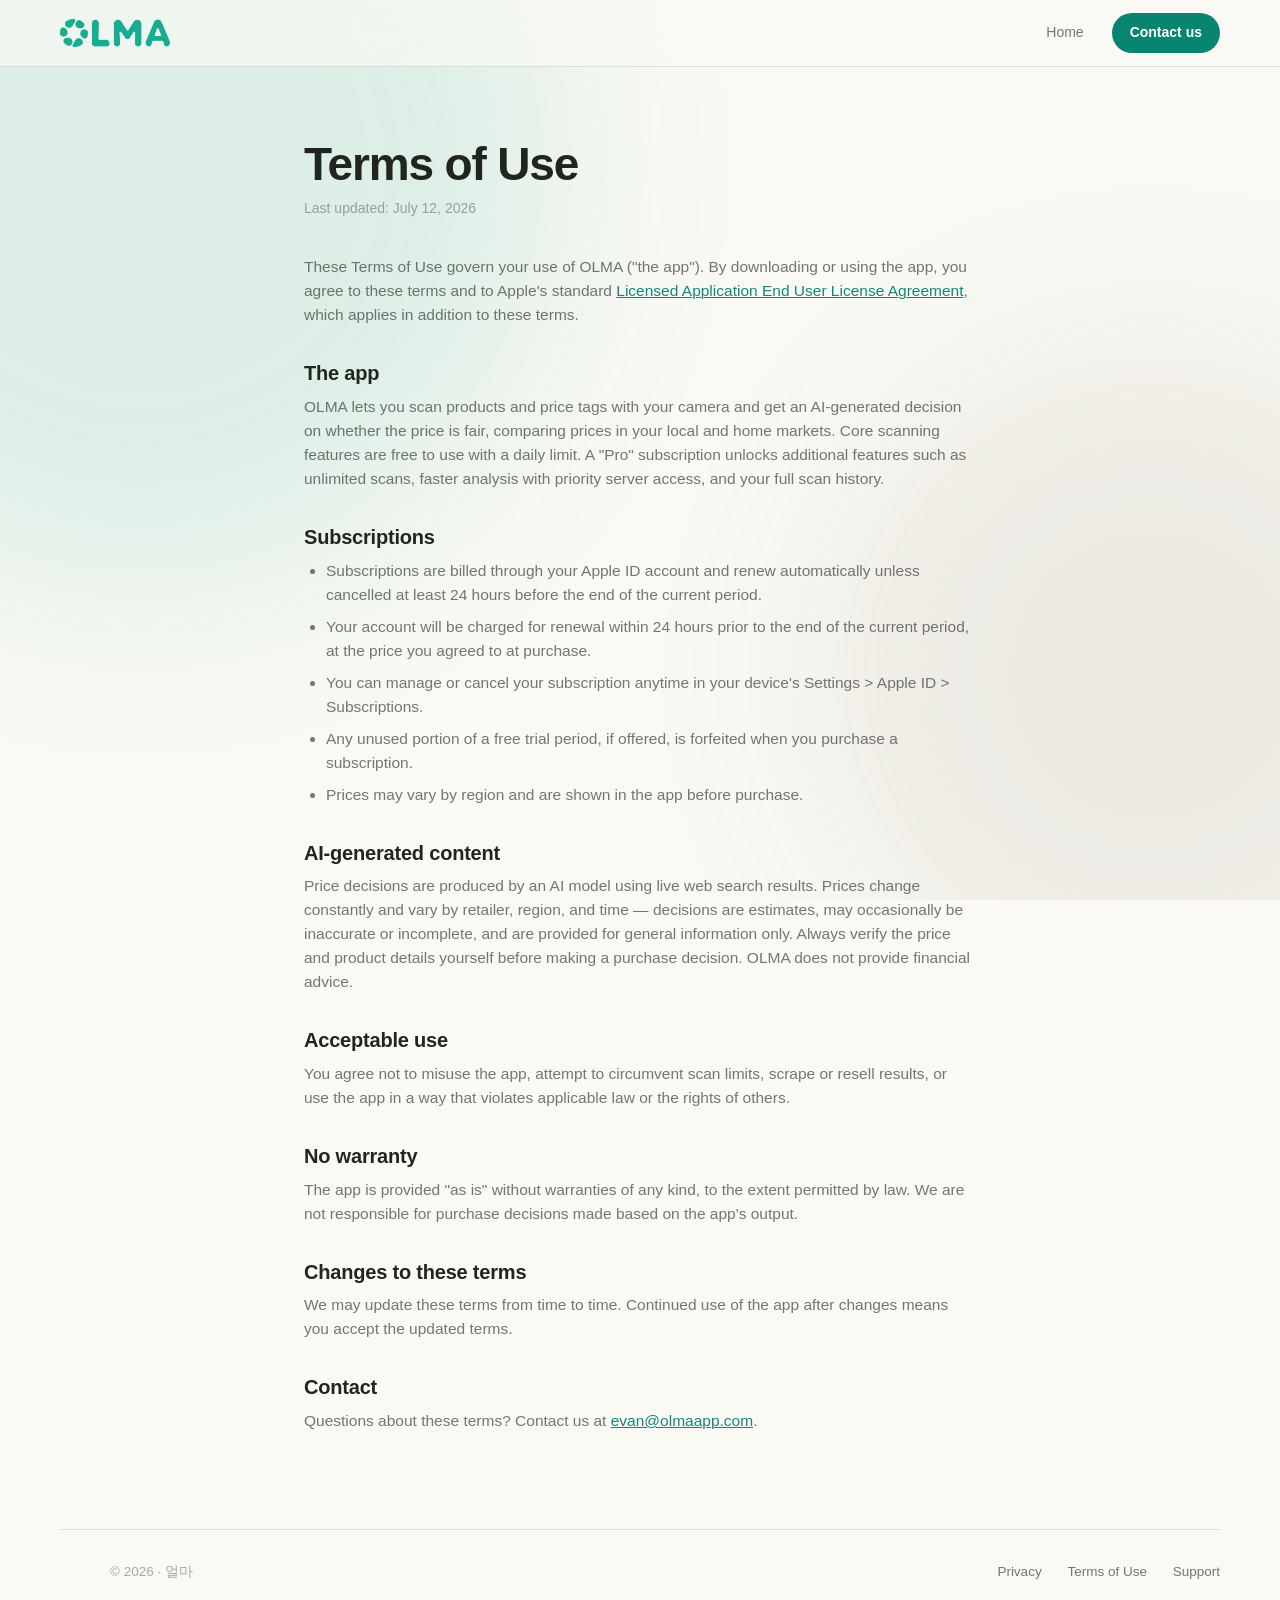
<file: terms.html>
<!DOCTYPE html>
<html lang="en">
<head>
  <meta charset="UTF-8" />
  <meta name="viewport" content="width=device-width, initial-scale=1.0" />
  <title>Terms of Use — OLMA</title>
  <link rel="canonical" href="https://olmaapp.com/terms.html" />
  <meta name="description" content="Terms for using OLMA, including subscriptions and price comparison limitations." />
  <meta name="color-scheme" content="light" />
  <link rel="icon" href="assets/olma-logo.png" />
  <link rel="stylesheet" href="css/style.css?v=20260911-buttons" />

  <!-- Google tag (gtag.js) -->
  <script>
    // Keep local development and preview hosts out of production Analytics.
    window['ga-disable-G-GTPLYG54S1'] = !['olmaapp.com', 'www.olmaapp.com'].includes(window.location.hostname);
  </script>
  <script async src="https://www.googletagmanager.com/gtag/js?id=G-GTPLYG54S1"></script>
  <script>
    window.dataLayer = window.dataLayer || [];
    function gtag(){dataLayer.push(arguments);}
    gtag('js', new Date());

    gtag('config', 'G-GTPLYG54S1');
  </script>
  <!-- Meta Pixel Code -->
  <script>!function(f,b,e,v,n,t,s){if(f.fbq)return;n=f.fbq=function(){n.callMethod?n.callMethod.apply(n,arguments):n.queue.push(arguments)};if(!f._fbq)f._fbq=n;n.push=n;n.loaded=!0;n.version='2.0';n.queue=[];t=b.createElement(e);t.async=!0;t.src=v;s=b.getElementsByTagName(e)[0];s.parentNode.insertBefore(t,s)}(window,document,'script','https://connect.facebook.net/en_US/fbevents.js'); fbq('init', '1390187582989149'); fbq('track', 'PageView');</script>
  <!-- End Meta Pixel Code -->
</head>
<body>
  <noscript><img alt="" height="1" width="1" src="https://www.facebook.com/tr?id=1390187582989149&ev=PageView&noscript=1"/></noscript>


  <div class="ambient" aria-hidden="true">
    <div class="blob blob-a"></div>
    <div class="blob blob-b"></div>
  </div>
  <svg class="grain" aria-hidden="true" width="100%" height="100%">
    <filter id="noise">
      <feTurbulence type="fractalNoise" baseFrequency="0.9" numOctaves="2" stitchTiles="stitch" />
      <feColorMatrix type="saturate" values="0" />
      <feComponentTransfer><feFuncA type="linear" slope="0.055" /></feComponentTransfer>
    </filter>
    <rect width="100%" height="100%" filter="url(#noise)" />
  </svg>

  <nav class="nav">
    <div class="nav-inner">
      <a class="brand" href="/" aria-label="OLMA">
        <img src="assets/olma-logo-full.png" alt="OLMA" class="main-logo-img" />
      </a>
      <div class="nav-links">
        <a href="/">Home</a>
        <a href="mailto:evan@olmaapp.com" class="nav-cta">Contact us</a>
      </div>
    </div>
  </nav>

  <main class="legal-main">
    <h1>Terms of Use</h1>
    <p class="updated">Last updated: July 12, 2026</p>

    <p>These Terms of Use govern your use of OLMA ("the app"). By downloading or using the app, you agree to these
      terms and to Apple's standard <a href="https://www.apple.com/legal/internet-services/itunes/dev/stdeula/">Licensed
      Application End User License Agreement</a>, which applies in addition to these terms.</p>

    <h2>The app</h2>
    <p>OLMA lets you scan products and price tags with your camera and get an AI-generated decision on whether the
      price is fair, comparing prices in your local and home markets. Core scanning features are free to use with a
      daily limit. A "Pro" subscription unlocks additional features such as unlimited scans, faster analysis with
      priority server access, and your full scan history.</p>

    <h2>Subscriptions</h2>
    <ul>
      <li>Subscriptions are billed through your Apple ID account and renew automatically unless cancelled at least 24
        hours before the end of the current period.</li>
      <li>Your account will be charged for renewal within 24 hours prior to the end of the current period, at the price
        you agreed to at purchase.</li>
      <li>You can manage or cancel your subscription anytime in your device's Settings &gt; Apple ID &gt;
        Subscriptions.</li>
      <li>Any unused portion of a free trial period, if offered, is forfeited when you purchase a subscription.</li>
      <li>Prices may vary by region and are shown in the app before purchase.</li>
    </ul>

    <h2>AI-generated content</h2>
    <p>Price decisions are produced by an AI model using live web search results. Prices change constantly and vary by
      retailer, region, and time — decisions are estimates, may occasionally be inaccurate or incomplete, and are
      provided for general information only. Always verify the price and product details yourself before making a
      purchase decision. OLMA does not provide financial advice.</p>

    <h2>Acceptable use</h2>
    <p>You agree not to misuse the app, attempt to circumvent scan limits, scrape or resell results, or use the app in
      a way that violates applicable law or the rights of others.</p>

    <h2>No warranty</h2>
    <p>The app is provided "as is" without warranties of any kind, to the extent permitted by law. We are not
      responsible for purchase decisions made based on the app's output.</p>

    <h2>Changes to these terms</h2>
    <p>We may update these terms from time to time. Continued use of the app after changes means you accept the
      updated terms.</p>

    <h2>Contact</h2>
    <p>Questions about these terms? Contact us at <a href="mailto:evan@olmaapp.com">evan@olmaapp.com</a>.</p>
  </main>

  <footer>
    <div class="wrap footer-inner">
      <span class="footer-brand" aria-label="OLMA">
        <video src="assets/LogoAnimation.mov" class="footer-logo-video" autoplay muted playsinline onended="setTimeout(() => this.play(), 5000)"></video>
        <span>© 2026 <span class="kr">· 얼마</span></span>
      </span>
      <span>
        <a href="/privacy.html">Privacy</a>
        <a href="/terms.html">Terms of Use</a>
        <a href="mailto:evan@olmaapp.com">Support</a>
      </span>
    </div>
  </footer>

</body>
</html>
</file>
<file: css/style.css>
/* ================================================================
   OLMA — marketing site (light, natural & bubbly)
   Built around the OLMA mark: six organic teal pebbles in a ring.
   Warm paper background, ambient color fields with grain, pebble
   shapes as decoration, hairline editorial layout — no cards.
   OLMA comes from 얼마 — Korean for "how much?" — so hangul shows
   up as a quiet motif throughout.
   ================================================================ */

:root {
  --accent: #18ac91;
  --action-bg: #078570;
  --action-hover: #096f5e;
  --accent-deep: #0f8a74;
  --accent-ink: #0d6c5c;
  --accent-soft: rgba(24, 172, 145, 0.12);

  --incredible: #8033e6;
  --good: #21894f;
  --fair: #b8851f;
  --high: #bf3d30;
  --ripoff: #661a1a;

  --bg: #faf9f4;
  --ink: #20261f;
  --ink-2: rgba(32, 38, 31, 0.62);
  --ink-3: rgba(32, 38, 31, 0.38);
  --hairline: rgba(32, 38, 31, 0.12);
  --hairline-strong: rgba(32, 38, 31, 0.26);

  --r-s: 12px;
  --r-m: 20px;
  --r-l: 28px;

  --ease: cubic-bezier(0.22, 1, 0.36, 1);
  --spring: cubic-bezier(0.34, 1.45, 0.64, 1);

  --font: -apple-system, BlinkMacSystemFont, "SF Pro Display", "Segoe UI",
    Roboto, "Helvetica Neue", Arial, sans-serif;
  --font-kr: "Apple SD Gothic Neo", "Noto Sans KR", var(--font);

  /* organic pebble radius, borrowed from the logo blobs */
  --pebble: 58% 42% 55% 45% / 52% 48% 44% 56%;
}

* { margin: 0; padding: 0; box-sizing: border-box; }

html { scroll-behavior: smooth; }

body {
  font-family: var(--font);
  background: var(--bg);
  color: var(--ink);
  line-height: 1.55;
  -webkit-font-smoothing: antialiased;
  overflow-x: hidden;
}

::selection { background: rgba(24, 172, 145, 0.22); }

.kr { font-family: var(--font-kr); }

/* ---------------- Ambient background ---------------- */

.pattern-bg {
  position: fixed;
  inset: 0;
  z-index: -3;
  pointer-events: none;
  background-image: url('../assets/Pattern.png');
  background-repeat: repeat;
  background-size: 320px;
  opacity: 0.05;
}

.ambient {
  position: fixed;
  inset: 0;
  z-index: -2;
  overflow: hidden;
  pointer-events: none;
}

.ambient .blob {
  position: absolute;
  border-radius: 50%;
  filter: blur(100px);
  will-change: transform;
}

.ambient .blob-a {
  width: 66vw; height: 66vw;
  min-width: 560px; min-height: 560px;
  left: -22vw; top: -20vw;
  background: var(--accent);
  opacity: 0.13;
  animation: drift-a 28s ease-in-out infinite alternate;
}

.ambient .blob-b {
  width: 52vw; height: 52vw;
  min-width: 440px; min-height: 440px;
  right: -16vw; top: 38vh;
  background: #736b4d;
  opacity: 0.10;
  animation: drift-b 34s ease-in-out infinite alternate;
}

.ambient .blob-c {
  width: 44vw; height: 44vw;
  min-width: 380px; min-height: 380px;
  left: 16vw; bottom: -26vw;
  background: var(--accent);
  opacity: 0.09;
  animation: drift-a 40s ease-in-out infinite alternate-reverse;
}

@keyframes drift-a {
  from { transform: translate3d(0, 0, 0) scale(1); }
  to   { transform: translate3d(6vw, 4vh, 0) scale(1.08); }
}

@keyframes drift-b {
  from { transform: translate3d(0, 0, 0) scale(1); }
  to   { transform: translate3d(-5vw, -6vh, 0) scale(0.94); }
}

.grain {
  position: fixed;
  inset: 0;
  z-index: -1;
  pointer-events: none;
  opacity: 0.5;
  mix-blend-mode: overlay;
}

/* ---------------- Floating pebbles (decorative) ---------------- */

.pebble {
  position: absolute;
  border-radius: var(--pebble);
  background: var(--accent);
  pointer-events: none;
  animation:
    pebble-morph 14s ease-in-out infinite alternate,
    pebble-bob 9s ease-in-out infinite alternate;
}

.pebble.olive { background: #8a8160; }

@keyframes pebble-morph {
  0%   { border-radius: 58% 42% 55% 45% / 52% 48% 44% 56%; }
  50%  { border-radius: 45% 55% 48% 52% / 55% 44% 56% 45%; }
  100% { border-radius: 52% 48% 42% 58% / 46% 55% 45% 54%; }
}

@keyframes pebble-bob {
  from { transform: translateY(-6px) rotate(-2deg); }
  to   { transform: translateY(10px) rotate(3deg); }
}

/* ---------------- Layout ---------------- */

.wrap {
  width: min(1160px, calc(100% - 48px));
  margin-inline: auto;
}

section { padding: 48px 0; }

.kicker {
  display: flex;
  align-items: center;
  gap: 12px;
  font-size: 12.5px;
  font-weight: 650;
  letter-spacing: 0.13em;
  text-transform: uppercase;
  color: var(--accent-ink);
  margin-bottom: 22px;
}

/* little pebble dot before each kicker */
.kicker::before {
  content: "";
  width: 12px;
  height: 11px;
  border-radius: var(--pebble);
  background: var(--accent);
  flex-shrink: 0;
}

.kicker .kr {
  color: var(--ink-3);
  font-weight: 500;
  letter-spacing: 0.04em;
  text-transform: none;
}

h1, h2, h3 { line-height: 1.08; letter-spacing: -0.025em; text-wrap: balance; font-weight: 650; }

h2 { font-size: clamp(34px, 4.8vw, 54px); }

.lede {
  font-size: clamp(16px, 2vw, 19px);
  color: var(--ink-2);
  max-width: 54ch;
  margin-top: 20px;
  text-wrap: pretty;
}

/* ---------------- Nav ---------------- */

.nav {
  position: fixed;
  top: 0;
  left: 0;
  right: 0;
  z-index: 50;
  -webkit-backdrop-filter: blur(18px) saturate(1.4);
  backdrop-filter: blur(18px) saturate(1.4);
  background: rgba(250, 249, 244, 0.65);
  border-bottom: 1px solid var(--hairline);
}

.nav-inner {
  width: min(1160px, calc(100% - 48px));
  margin-inline: auto;
  display: flex;
  align-items: center;
  justify-content: space-between;
  height: 66px;
}

.nav .brand {
  display: flex;
  align-items: center;
  gap: 5px;
  color: var(--ink);
  text-decoration: none;
}

/* Wordmark lockup: pebble-ring image is the "O", LMA set in heavy
   rounded type to match the logo letterforms */
.main-logo-img {
  height: 28px;
  width: auto;
  display: block;
}

.footer-logo-img, .footer-logo-video {
  height: 20px;
  width: auto;
  display: block;
}

.nav-links { display: flex; gap: 28px; align-items: center; }

.nav-links a {
  color: var(--ink-2);
  text-decoration: none;
  font-size: 14px;
  font-weight: 500;
  transition: color 0.2s ease;
}
.nav-links a:hover { color: var(--ink); }

.nav-links .nav-cta {
  color: #fff;
  background: var(--action-bg);
  font-weight: 700;
  padding: 9px 18px;
  border-radius: 999px;
  transition: transform 0.3s var(--spring), background 0.2s ease;
}
.nav-links .nav-cta:hover { background: var(--action-hover); transform: scale(1.05); color: #fff; }

@media (max-width: 720px) {
  .nav-links a:not(.nav-cta) { display: none; }
}

/* ---------------- Buttons ---------------- */

.btn {
  display: inline-flex;
  align-items: center;
  gap: 9px;
  font-family: inherit;
  font-size: 15.5px;
  font-weight: 600;
  padding: 15px 30px;
  border-radius: 999px;
  border: 0;
  cursor: pointer;
  text-decoration: none;
  transition: transform 0.35s var(--spring), box-shadow 0.35s ease, background 0.25s ease, border-color 0.25s ease;
  will-change: transform;
}

.btn:active { transform: scale(0.96); }

.btn-primary {
  color: #fff;
  font-weight: 700;
  background: var(--action-bg);
  box-shadow: 0 10px 28px rgba(24, 172, 145, 0.30), inset 0 1px 0 rgba(255, 255, 255, 0.35);
}
.btn-primary:hover {
  background: var(--action-hover);
  transform: translateY(-2px) scale(1.02);
  box-shadow: 0 16px 38px rgba(24, 172, 145, 0.38), inset 0 1px 0 rgba(255, 255, 255, 0.35);
}

.btn-quiet {
  color: var(--ink);
  background: transparent;
  border: 1px solid var(--hairline-strong);
}
.btn-quiet:hover {
  transform: translateY(-2px);
  border-color: rgba(32, 38, 31, 0.5);
}

/* ---------------- Hero ---------------- */

.hero {
  min-height: min(100svh, 900px);
  display: flex;
  align-items: center;
  padding: 100px 0 40px;
  position: relative;
}

.hero-grid {
  display: grid;
  grid-template-columns: 1.05fr 0.95fr;
  gap: 64px;
  align-items: center;
}

.hero-copy { position: relative; }

.hero h1 {
  font-size: clamp(42px, 6.2vw, 72px);
}

.hero h1 .accent-word {
  color: var(--accent-deep);
}

.hero .hero-kr {
  font-family: var(--font-kr);
  font-size: clamp(56px, 7.5vw, 96px);
  font-weight: 800;
  line-height: 1;
  letter-spacing: -0.02em;
  color: var(--accent-deep);
}

.hero .romanized {
  font-size: 13px;
  font-weight: 600;
  letter-spacing: 0.2em;
  text-transform: uppercase;
  color: var(--ink-3);
  margin-top: 12px;
}

.hero .meaning {
  font-size: clamp(17px, 2.2vw, 20px);
  color: var(--ink-2);
  margin-top: 16px;
}

.hero .lede {
  font-size: clamp(15px, 1.7vw, 17px);
  color: var(--ink-3);
  margin-top: 12px;
}

.hero-ctas {
  display: flex;
  gap: 14px;
  margin-top: 38px;
  flex-wrap: wrap;
}

.hero-note {
  margin-top: 22px;
  font-size: 13.5px;
  color: var(--ink-3);
}

.hero-note .kr { color: var(--ink-2); }

/* pebbles floating around the hero */
.hero .pebble-1 {
  width: 46px; height: 42px;
  top: 4%; right: 12%;
  opacity: 0.16;
  animation-delay: -3s;
}
.hero .pebble-2 {
  width: 26px; height: 24px;
  bottom: 14%; left: -4%;
  opacity: 0.14;
  animation-delay: -7s;
}
.hero .pebble-3 {
  width: 18px; height: 17px;
  top: 30%; left: 44%;
  opacity: 0.12;
  animation-delay: -11s;
}

/* 얼마? speech pebble near the phone */
.eolma-bubble {
  z-index: 2;
  background: #fff;
  border: 1px solid var(--hairline);
  border-radius: var(--pebble);
  padding: 14px 22px;
  font-family: var(--font-kr);
  font-size: 21px;
  font-weight: 700;
  color: var(--accent-deep);
  box-shadow: 0 14px 34px rgba(32, 38, 31, 0.10);
  animation: pebble-morph 12s ease-in-out infinite alternate,
             pebble-bob 7s ease-in-out infinite alternate;
}

.phone-stage .eolma-bubble {
  position: absolute;
  top: 6%;
  right: -6px;
}

.eolma-bubble small {
  display: block;
  font-family: var(--font);
  font-size: 10.5px;
  font-weight: 600;
  letter-spacing: 0.1em;
  text-transform: uppercase;
  color: var(--ink-3);
  margin-top: 1px;
}

@media (max-width: 900px) {
  .hero-grid { grid-template-columns: 1fr; gap: 56px; }
  .hero { padding-top: 100px; }
  .phone-stage .eolma-bubble { right: 8%; }
}

/* ---------------- Phone mockup ---------------- */

.phone-stage {
  display: flex;
  justify-content: center;
  perspective: 1200px;
  position: relative;
}

.phone {
  width: 300px;
  border-radius: 46px;
  padding: 10px;
  background: linear-gradient(160deg, #30302c, #191917);
  box-shadow:
    0 44px 90px rgba(32, 38, 31, 0.30),
    inset 0 1px 1px rgba(255, 255, 255, 0.20);
  transform: rotateY(-7deg) rotateX(3deg);
  transition: transform 0.6s var(--ease);
  will-change: transform;
}

.phone:hover { transform: rotateY(0deg) rotateX(0deg); }

.phone-screen {
  border-radius: 37px;
  overflow: hidden;
  background: #eef0ea;
  aspect-ratio: 9 / 19.2;
  position: relative;
}

.screen-ambient { position: absolute; inset: 0; }
.screen-ambient::before,
.screen-ambient::after {
  content: "";
  position: absolute;
  border-radius: 50%;
  filter: blur(44px);
}
.screen-ambient::before {
  width: 230px; height: 230px;
  left: -70px; top: -50px;
  background: rgba(24, 172, 145, 0.30);
}
.screen-ambient::after {
  width: 200px; height: 200px;
  right: -60px; bottom: 40px;
  background: rgba(115, 107, 77, 0.22);
}

.screen-ui {
  position: absolute;
  inset: 0;
  padding: 48px 16px 20px;
  display: flex;
  flex-direction: column;
  gap: 12px;
}

.screen-title {
  font-size: 11.5px;
  font-weight: 600;
  letter-spacing: 0.14em;
  text-transform: uppercase;
  color: var(--ink-3);
  text-align: center;
}

.viewfinder {
  border-radius: var(--r-m);
  height: 200px;
  position: relative;
  overflow: hidden;
  background: linear-gradient(180deg, rgba(32,38,31,0.10), rgba(32,38,31,0.16));
}

.viewfinder .product-shape {
  position: absolute;
  left: 50%; top: 52%;
  transform: translate(-50%, -50%);
  width: 92px; height: 118px;
  border-radius: 12px;
  background: linear-gradient(165deg, rgba(255,255,255,0.9), rgba(255,255,255,0.6));
  box-shadow: 0 10px 24px rgba(32,38,31,0.18);
}
.viewfinder .product-shape::before {
  content: "";
  position: absolute;
  left: 14px; right: 14px; top: 16px;
  height: 34px;
  border-radius: 6px;
  background: rgba(24, 172, 145, 0.25);
}
.viewfinder .product-shape::after {
  content: "";
  position: absolute;
  left: 14px; right: 30px; bottom: 20px;
  height: 8px;
  border-radius: 4px;
  background: rgba(32,38,31,0.18);
  box-shadow: 0 14px 0 -2px rgba(32,38,31,0.12);
}

.scan-line {
  position: absolute;
  left: 8%; right: 8%;
  height: 2px;
  border-radius: 2px;
  background: linear-gradient(90deg, transparent, var(--accent) 30%, var(--accent) 70%, transparent);
  box-shadow: 0 0 16px rgba(24, 172, 145, 0.8);
  animation: scan 3.4s ease-in-out infinite;
}

@keyframes scan {
  0%, 8%   { top: 12%; opacity: 0; }
  12%      { opacity: 1; }
  48%      { top: 86%; opacity: 1; }
  52%      { opacity: 0; }
  100%     { top: 12%; opacity: 0; }
}

.corner {
  position: absolute;
  width: 22px; height: 22px;
  border: 2.5px solid rgba(255, 255, 255, 0.9);
}
.corner.tl { top: 12px; left: 12px; border-right: 0; border-bottom: 0; border-top-left-radius: 8px; }
.corner.tr { top: 12px; right: 12px; border-left: 0; border-bottom: 0; border-top-right-radius: 8px; }
.corner.bl { bottom: 12px; left: 12px; border-right: 0; border-top: 0; border-bottom-left-radius: 8px; }
.corner.br { bottom: 12px; right: 12px; border-left: 0; border-top: 0; border-bottom-right-radius: 8px; }

.verdict-card {
  border-radius: var(--r-m);
  padding: 14px 16px;
  background: rgba(255, 255, 255, 0.72);
  -webkit-backdrop-filter: blur(20px);
  backdrop-filter: blur(20px);
  border: 1px solid rgba(255,255,255,0.6);
  box-shadow: 0 10px 26px rgba(32,38,31,0.10);
}

.verdict-head {
  display: flex;
  justify-content: space-between;
  align-items: center;
  gap: 8px;
}

.verdict-product {
  font-size: 13.5px;
  font-weight: 600;
  color: var(--ink);
  transition: opacity 0.3s ease;
  white-space: nowrap;
  overflow: hidden;
  text-overflow: ellipsis;
  min-width: 0;
}

.verdict-pill {
  flex-shrink: 0;
  font-size: 10.5px;
  font-weight: 700;
  letter-spacing: 0.06em;
  text-transform: uppercase;
  padding: 4px 10px;
  border-radius: 999px;
  color: #fff;
  transition: background 0.5s ease, transform 0.4s cubic-bezier(0.34, 1.5, 0.64, 1);
}

.verdict-pill.pop { transform: scale(1.12); }
.verdict-pill.incredible { background: var(--incredible); }
.verdict-pill.good { background: var(--good); }
.verdict-pill.fair { background: var(--fair); }
.verdict-pill.high { background: var(--high); }
.verdict-pill.ripoff { background: var(--ripoff); }

.verdict-prices { display: flex; gap: 16px; margin-top: 10px; }
.verdict-prices .col { flex: 1; }

.verdict-prices .label {
  font-size: 9.5px;
  font-weight: 600;
  letter-spacing: 0.1em;
  text-transform: uppercase;
  color: var(--ink-3);
}

.verdict-prices .value {
  font-size: 17px;
  font-weight: 700;
  font-variant-numeric: tabular-nums;
  color: var(--ink);
}

.verdict-bar {
  margin-top: 12px;
  height: 5px;
  border-radius: 3px;
  background: rgba(32,38,31,0.12);
  overflow: hidden;
}

.verdict-bar .fill {
  height: 100%;
  border-radius: 3px;
  width: 30%;
  background: var(--good);
  transition: width 0.9s var(--ease), background 0.5s ease;
}

.shutter {
  margin-top: auto;
  align-self: center;
  width: 58px; height: 58px;
  border-radius: 50%;
  background: rgba(255,255,255,0.92);
  border: 4px solid rgba(24, 172, 145, 0.85);
  box-shadow: 0 8px 22px rgba(24, 172, 145, 0.32);
  animation: shutter-pulse 3.4s ease-in-out infinite;
}

@keyframes shutter-pulse {
  0%, 100% { transform: scale(1); }
  50% { transform: scale(1.06); }
}

/* ---------------- How it works: numbered ledger rows ---------------- */

.ledger { margin-top: 48px; }

.ledger-row {
  display: grid;
  grid-template-columns: 150px 1fr 1.2fr;
  gap: 32px;
  align-items: baseline;
  padding: 36px 0;
  border-top: 1px solid var(--hairline);
  position: relative;
}

.ledger-row:last-child { border-bottom: 1px solid var(--hairline); }

.ledger-row::before {
  content: "";
  position: absolute;
  top: -1px; left: 0;
  height: 1px;
  width: 0%;
  background: var(--accent);
  transition: width 0.7s var(--ease);
}
.ledger-row:hover::before { width: 100%; }

/* Korean counting numerals — 하나, 둘, 셋 */
.ledger-num {
  font-family: var(--font-kr);
  font-size: clamp(38px, 4.6vw, 56px);
  font-weight: 300;
  line-height: 1;
  letter-spacing: -0.02em;
  color: var(--ink-3);
  transition: color 0.5s ease;
}

.ledger-num small {
  display: block;
  font-family: var(--font);
  font-size: 11.5px;
  font-weight: 600;
  letter-spacing: 0.16em;
  color: var(--ink-3);
  margin-top: 10px;
}

.ledger-row:hover .ledger-num { color: var(--accent-deep); }

.ledger-row h3 {
  font-size: clamp(22px, 2.6vw, 28px);
  font-weight: 650;
}

.ledger-row p {
  font-size: 16px;
  color: var(--ink-2);
  max-width: 46ch;
}

@media (max-width: 820px) {
  .ledger-row {
    grid-template-columns: 1fr;
    gap: 12px;
    padding: 36px 0;
  }
  .ledger-num { font-size: 34px; }
  .ledger-num small { display: inline; margin-left: 10px; }
}

/* ---------------- Verdict spectrum ---------------- */

.spectrum { margin-top: 64px; }

.spectrum-track {
  position: relative;
  height: 3px;
  border-radius: 2px;
  background: linear-gradient(90deg, var(--incredible), var(--good) 25%, var(--fair) 50%, var(--high) 75%, var(--ripoff));
  opacity: 0.85;
  margin: 0 8px;
}

.spectrum-dot {
  position: absolute;
  top: 50%;
  left: 12%;
  width: 17px; height: 16px;
  border-radius: var(--pebble);
  background: var(--ink);
  border: 3px solid var(--bg);
  box-shadow: 0 0 0 1px rgba(32,38,31,0.3), 0 4px 12px rgba(32,38,31,0.25);
  transform: translate(-50%, -50%);
  animation: dot-travel 12s ease-in-out infinite,
             pebble-morph 8s ease-in-out infinite alternate;
}

@keyframes dot-travel {
  0%, 14%  { left: 12%; }
  33%, 47% { left: 50%; }
  66%, 80% { left: 88%; }
  100%     { left: 12%; }
}

.spectrum-labels {
  display: grid;
  grid-template-columns: repeat(5, 1fr);
  margin-top: 28px;
  gap: 16px;
}

.spectrum-label:first-child { text-align: left; }
.spectrum-label:nth-child(2), .spectrum-label:nth-child(3), .spectrum-label:nth-child(4) { text-align: center; }
.spectrum-label:last-child { text-align: right; }

.spectrum-label .name {
  font-size: 15px;
  font-weight: 700;
  letter-spacing: 0.04em;
  text-transform: uppercase;
}
.spectrum-label.incredible .name { color: var(--incredible); }
.spectrum-label.good .name { color: var(--good); }
.spectrum-label.fair .name { color: var(--fair); }
.spectrum-label.high .name { color: var(--high); }
.spectrum-label.ripoff .name { color: var(--ripoff); }

.spectrum-label p {
  font-size: 14.5px;
  color: var(--ink-2);
  margin-top: 6px;
  max-width: 30ch;
}
.spectrum-label:nth-child(2) p, .spectrum-label:nth-child(3) p, .spectrum-label:nth-child(4) p { margin-inline: auto; }
.spectrum-label:last-child p { margin-left: auto; }

@media (max-width: 900px) {
  .spectrum-labels { grid-template-columns: 1fr; gap: 20px; }
  .spectrum-label, .spectrum-label:nth-child(n) { text-align: left; }
  .spectrum-label p, .spectrum-label:nth-child(n) p { margin: 6px 0 0; max-width: 100%; }
}

/* ---------------- Features: alternating editorial rows ---------------- */

.feature-rows { margin-top: 24px; }

.feature-row {
  display: grid;
  grid-template-columns: 1fr 1fr;
  gap: 56px;
  align-items: center;
  padding: 52px 0;
}

.feature-row + .feature-row { border-top: 1px solid var(--hairline); }

.feature-row.flip .feature-copy { order: 2; }
.feature-row.flip .feature-visual { order: 1; }

.feature-copy .index {
  font-size: 13px;
  font-weight: 600;
  letter-spacing: 0.14em;
  color: var(--accent-ink);
  margin-bottom: 14px;
  display: block;
}

.feature-copy h3 {
  font-size: clamp(24px, 3vw, 34px);
  margin-bottom: 14px;
  font-weight: 650;
}

.feature-copy p {
  font-size: 16.5px;
  color: var(--ink-2);
  max-width: 46ch;
}

.feature-visual {
  display: flex;
  justify-content: center;
  align-items: center;
  min-height: 200px;
  position: relative;
}

.bubble-feat {
  position: absolute;
  font-family: var(--font);
  font-size: 19px;
}
.bubble-feat-1 { top: -10%; left: 0; animation-delay: -3s, -2s; }
.bubble-feat-2 { bottom: -10%; right: 0; animation-delay: -7s, -5s; }
.bubble-feat-3 { top: 0; right: 0; animation-delay: -1s, -4s; }
.bubble-feat-4 { top: -20%; right: 10%; animation-delay: -5s, -1s; }

.feature-visual svg {
  width: 100%;
  max-width: 380px;
  height: auto;
  overflow: visible;
}

.fv-stroke { stroke: var(--ink-3); }
.fv-accent { stroke: var(--accent-deep); }
.fv-text { fill: var(--ink-2); font-family: var(--font); }

.draw path.animate-draw,
.draw circle.animate-draw,
.draw line.animate-draw,
.draw polyline.animate-draw {
  stroke-dasharray: var(--len, 600);
  stroke-dashoffset: var(--len, 600);
  transition: stroke-dashoffset 1.6s var(--ease) 0.2s;
}
.draw.in path.animate-draw,
.draw.in circle.animate-draw,
.draw.in line.animate-draw,
.draw.in polyline.animate-draw {
  stroke-dashoffset: 0;
}

@media (max-width: 820px) {
  .feature-row { grid-template-columns: 1fr; gap: 36px; padding: 56px 0; }
  .feature-row.flip .feature-copy { order: 1; }
  .feature-row.flip .feature-visual { order: 2; }
}

/* ---------------- Pricing: ledger table ---------------- */

.plans { margin-top: 48px; }

.plans-head {
  display: grid;
  grid-template-columns: 1.4fr 1fr 1fr;
  gap: 24px;
  padding-bottom: 20px;
  align-items: end;
}

.plans-head .plan-name {
  font-size: 14px;
  font-weight: 650;
  letter-spacing: 0.12em;
  text-transform: uppercase;
  color: var(--ink-3);
}

.plans-head .plan-name.pro { color: var(--accent-deep); }

.plans-head .plan-price {
  font-size: clamp(30px, 3.6vw, 44px);
  font-weight: 650;
  letter-spacing: -0.02em;
  line-height: 1.1;
  font-variant-numeric: tabular-nums;
  margin-top: 6px;
}

.plans-head .plan-per {
  font-size: 13px;
  color: var(--ink-3);
}

.plan-save {
  display: inline-block;
  margin-left: 8px;
  padding: 2px 7px;
  border-radius: 999px;
  background: color-mix(in srgb, var(--accent-deep) 12%, transparent);
  color: var(--accent-deep);
  font-size: 11px;
  font-weight: 650;
  letter-spacing: 0.02em;
  white-space: nowrap;
}

/* Yearly option: its own band below the table's closing rule. */
.plan-yearly-wrap {
  border-top: 1px solid var(--hairline);
  padding-top: 28px;
}

.plan-yearly {
  display: flex;
  align-items: baseline;
  justify-content: center;
  flex-wrap: wrap;
  gap: 4px 12px;
  padding: 16px 20px;
  border-radius: 14px;
  background: color-mix(in srgb, var(--accent-deep) 6%, transparent);
  border: 1px solid color-mix(in srgb, var(--accent-deep) 14%, transparent);
}

.plan-yearly-label {
  font-size: 14px;
  font-weight: 650;
  letter-spacing: 0.12em;
  text-transform: uppercase;
  color: var(--accent-deep);
}

.plan-yearly-price {
  font-size: 22px;
  font-weight: 650;
  letter-spacing: -0.01em;
  font-variant-numeric: tabular-nums;
}

.plan-yearly-price .per {
  font-size: 14px;
  font-weight: 500;
  color: var(--ink-3);
}

.plan-yearly .plan-save { margin-left: 0; }

.plan-row {
  display: grid;
  grid-template-columns: 1.4fr 1fr 1fr;
  gap: 24px;
  padding: 18px 0;
  border-top: 1px solid var(--hairline);
  align-items: center;
  font-size: 15.5px;
}

.plan-row .what { color: var(--ink-2); }

.plan-row .mark { color: var(--ink); font-weight: 500; }
.plan-row .mark.dim { color: var(--ink-3); font-weight: 400; }
.plan-row .mark.yes { color: var(--accent-deep); font-weight: 600; }

.plans-cta {
  display: grid;
  grid-template-columns: 1.4fr 1fr 1fr;
  gap: 24px;
  padding-top: 28px;
  align-items: center;
}

.plans-cta .btn { justify-content: center; }

@media (max-width: 720px) {
  .plans-head, .plan-row { grid-template-columns: 1.2fr 1fr 1fr; gap: 12px; }
  .plan-row { font-size: 13.5px; }
  .plans-cta { grid-template-columns: 1fr; gap: 12px; }
  .plans-cta > span { display: none; }
}

/* ---------------- Final CTA ---------------- */

.final-cta {
  text-align: center;
  padding: 88px 0 104px;
  position: relative;
}

.final-cta .kicker { justify-content: center; }

.final-cta h2 { font-size: clamp(38px, 5.6vw, 66px); }

.final-cta .lede { margin-inline: auto; }

.final-cta .btn { margin-top: 42px; }

.final-cta .pebble-l {
  width: 38px; height: 35px;
  left: 12%; top: 30%;
  opacity: 0.15;
}
.final-cta .pebble-r {
  width: 24px; height: 22px;
  right: 14%; bottom: 26%;
  opacity: 0.13;
  animation-delay: -5s;
}

/* ---------------- Footer ---------------- */

footer { padding: 0 0 48px; }

.footer-inner {
  display: flex;
  justify-content: space-between;
  align-items: center;
  gap: 20px;
  flex-wrap: wrap;
  border-top: 1px solid var(--hairline);
  padding-top: 32px;
  font-size: 13.5px;
  color: var(--ink-3);
}

.footer-brand {
  display: flex;
  align-items: center;
  gap: 10px;
}

.footer-brand img { width: 22px; height: 22px; opacity: 0.85; }

.footer-inner a {
  color: var(--ink-2);
  text-decoration: none;
  margin-left: 22px;
  transition: color 0.2s ease;
}
.footer-inner a:hover { color: var(--ink); }

/* ---------------- Legal pages ---------------- */

.legal-main {
  max-width: 720px;
  margin-inline: auto;
  padding: 140px 24px 96px;
}

.legal-main h1 {
  font-size: clamp(32px, 4.6vw, 46px);
  margin-bottom: 8px;
}

.legal-main .updated {
  font-size: 14px;
  color: var(--ink-3);
  margin-bottom: 36px;
}

.legal-main h2 {
  font-size: 20px;
  font-weight: 650;
  margin: 36px 0 10px;
  letter-spacing: -0.01em;
}

.legal-main p, .legal-main li {
  font-size: 15.5px;
  color: var(--ink-2);
}

.legal-main ul {
  padding-left: 22px;
  display: grid;
  gap: 8px;
  margin: 10px 0;
}

.legal-main a { color: var(--accent-deep); text-decoration-thickness: 1px; }

/* ---------------- Mobile ---------------- */

@media (max-width: 640px) {
  .wrap { width: calc(100% - 40px); }

  section { padding: 32px 0; }

  .nav-inner { width: calc(100% - 40px); height: 58px; }
  .main-logo-img { height: 24px; }
  .nav-links .nav-cta { padding: 8px 15px; font-size: 13.5px; }

  .hero {
    min-height: auto;
    padding: 104px 0 40px;
  }
  .hero-grid { gap: 40px; }
  .hero .lede { margin-top: 14px; }
  .hero-ctas { flex-direction: column; margin-top: 28px; gap: 10px; }
  .hero-ctas .btn { width: 100%; justify-content: center; padding: 14px 22px; }
  .hero-note { margin-top: 16px; }

  .phone { width: 240px; border-radius: 40px; padding: 8px; }
  .phone-screen { border-radius: 33px; }
  .viewfinder { height: 160px; }
  .screen-ui { padding: 36px 12px 16px; gap: 10px; }
  .shutter { width: 48px; height: 48px; }

  .phone-stage .eolma-bubble {
    top: -12px;
    right: 2%;
  }
  .eolma-bubble {
    font-size: 17px;
    padding: 10px 16px;
  }

  .kicker { margin-bottom: 14px; }
  .lede { margin-top: 14px; }

  .ledger { margin-top: 32px; }
  .ledger-row { padding: 26px 0; gap: 8px; }
  .ledger-num { font-size: 30px; }

  .spectrum { margin-top: 44px; }
  .spectrum-labels { margin-top: 20px; gap: 16px; }

  .feature-rows { margin-top: 8px; }
  .feature-row { padding: 36px 0; gap: 24px; }
  .feature-visual { min-height: 0; }
  .feature-visual svg { max-width: 300px; }

  .plans { margin-top: 32px; }
  .plans-head { gap: 12px; }
  .plan-row { padding: 14px 0; }
  .plans-cta { padding-top: 24px; }
  .plans-cta .btn { width: 100%; }

  .final-cta { padding: 56px 0 72px; }
  .final-cta .btn { margin-top: 30px; }
  .final-cta .pebble-l, .final-cta .pebble-r { display: none; }

  .legal-main { padding: 104px 20px 56px; }

  .footer-inner { padding-top: 24px; font-size: 12.5px; }
  .footer-inner a { margin-left: 14px; }
}

/* ---------------- Scroll reveal ---------------- */

.reveal {
  /* Content remains visible when JavaScript or observers are unavailable. */
  opacity: 1;
  transform: none;
  transition: opacity 0.9s var(--ease), transform 0.9s var(--ease);
  transition-delay: var(--d, 0s);
}

.reveal.in { opacity: 1; transform: none; }

@media (prefers-reduced-motion: reduce) {
  *, *::before, *::after {
    animation-duration: 0.01ms !important;
    animation-iteration-count: 1 !important;
    transition-duration: 0.01ms !important;
  }
  .reveal { opacity: 1; transform: none; }
  .draw path.animate-draw, .draw circle.animate-draw,
  .draw line.animate-draw, .draw polyline.animate-draw { stroke-dashoffset: 0; }
  html { scroll-behavior: auto; }
}

/* ── In-app-browser escape hatch (Instagram, Facebook, TikTok…) ─────────── */
.iab-sheet {
  position: fixed;
  inset: 0;
  z-index: 999;
  display: none;
}
.iab-sheet.in { display: block; }

.iab-scrim {
  position: absolute;
  inset: 0;
  background: rgba(32, 38, 31, 0.44);
  backdrop-filter: blur(2px);
  animation: iab-fade 0.3s var(--ease) both;
}

.iab-card {
  position: absolute;
  left: 0;
  right: 0;
  bottom: 0;
  padding: 28px 24px calc(28px + env(safe-area-inset-bottom));
  background: var(--bg);
  border-radius: var(--r-l) var(--r-l) 0 0;
  box-shadow: 0 -8px 40px rgba(32, 38, 31, 0.18);
  text-align: center;
  animation: iab-rise 0.45s var(--spring) both;
}
.iab-card h3 {
  margin: 0 0 10px;
  font-size: 20px;
  color: var(--ink);
}
.iab-card p {
  margin: 0 0 20px;
  font-size: 15px;
  line-height: 1.5;
  color: var(--ink-2);
}
.iab-card .btn {
  display: block;
  width: 100%;
  margin-top: 10px;
  word-break: break-all;
}

@keyframes iab-fade { from { opacity: 0; } to { opacity: 1; } }
@keyframes iab-rise {
  from { transform: translateY(100%); }
  to   { transform: translateY(0); }
}
</file>
<file: css/guides.css>
/* Shared shopping guides, using the site's existing colors and typography. */
.skip-link { position: fixed; top: -100px; left: 20px; z-index: 100; padding: 12px 20px; background: var(--bg); color: var(--ink); }
.skip-link:focus { top: 12px; }
:focus-visible { outline: 3px solid var(--accent-ink); outline-offset: 5px; }
[id] { scroll-margin-top: 90px; }
.hero .brand-origin { margin-top: 20px; font-size: 14px; color: var(--ink-2); }
.hero .hero-note { color: var(--ink-2); }
.guide-grid { display: grid; grid-template-columns: repeat(2, minmax(0, 1fr)); gap: 0 44px; margin-top: 32px; }
.guide-card { padding: 30px 0; border-top: 1px solid var(--hairline-strong); }
.guide-card .kicker { margin-bottom: 12px; font-size: 11px; }
.guide-card :is(h2, h3) { font-size: clamp(23px, 3vw, 30px); line-height: 1.2; }
.guide-card :is(h2, h3) a { color: var(--ink); text-decoration: none; }
.guide-card :is(h2, h3) a:hover { color: var(--accent-ink); text-decoration: underline; }
.guide-card p { margin: 16px 0; color: var(--ink-2); }
.text-link, .article-main a:not(.btn), .breadcrumbs a { color: var(--accent-ink); text-underline-offset: 3px; }
.section-link { display: inline-block; margin-top: 24px; }
.faq-list { max-width: 800px; margin-top: 32px; }
.faq-list details { border-top: 1px solid var(--hairline-strong); padding: 22px 0; }
.faq-list summary { cursor: pointer; font-size: 19px; font-weight: 600; }
.faq-list p { margin-top: 14px; color: var(--ink-2); }
.guides-main { padding: 118px 0 70px; }
.guides-main h1 { font-size: clamp(40px, 6vw, 68px); max-width: 18ch; }
.breadcrumbs { display: flex; flex-wrap: wrap; gap: 10px; font-size: 13px; margin-bottom: 28px; color: var(--ink-2); }
.article-main { width: min(760px, calc(100% - 48px)); margin: auto; padding: 112px 0 70px; }
.article-main h1 { font-size: clamp(36px, 5.5vw, 60px); line-height: 1.08; }
.article-meta { font-size: 13px; color: var(--ink-2); margin: 20px 0 28px; }
.article-summary { padding: 24px; border-left: 3px solid var(--accent); background: var(--accent-soft); font-size: 18px; }
.article-summary p { margin: 8px 0 0; }
.article-toc { margin: 30px 0; padding-bottom: 24px; border-bottom: 1px solid var(--hairline); }
.article-toc ol { padding-left: 22px; margin-top: 10px; }
.article-toc li { margin: 6px 0; }
.article-body h2, .article-cta h2, .related-guides h2 { font-size: clamp(26px, 3.5vw, 34px); line-height: 1.2; margin: 36px 0 16px; }
.article-body h3 { font-size: 23px; margin: 26px 0 14px; }
.article-body p, .article-body li { font-size: 17px; line-height: 1.75; }
.article-body p { margin: 16px 0; }
.article-body ul, .article-body ol { padding-left: 24px; margin: 18px 0; }
.article-body li { margin: 10px 0; }
.table-scroll { overflow-x: auto; margin: 24px 0; }
.article-body table { width: 100%; border-collapse: collapse; font-size: 15px; }
.article-body caption { text-align: left; margin-bottom: 12px; color: var(--ink-2); }
.article-body th, .article-body td { padding: 12px; text-align: left; border-bottom: 1px solid var(--hairline-strong); }
.article-body thead { background: var(--accent-soft); }
.article-cta { padding: 28px; margin: 36px 0; border: 1px solid var(--hairline-strong); border-radius: var(--r-m); }
.article-cta h2 { margin-top: 0; }
.article-cta p { margin: 14px 0 22px; color: var(--ink-2); }
.article-cta small { display: block; margin-top: 14px; color: var(--ink-2); }
.related-guides { padding: 0; }
.related-guides .guide-grid { grid-template-columns: 1fr; gap: 0; }
.related-guides h3 { font-size: 24px; }
@media (max-width: 720px) {
  .nav-links a.nav-guides { display: inline; }
  .nav-links { gap: 16px; }
  .guide-grid { grid-template-columns: 1fr; }
  .article-main { width: calc(100% - 40px); padding-top: 94px; }
  .article-summary, .article-cta { padding: 20px; }
  .article-cta .btn { width: 100%; justify-content: center; text-align: center; }
  .footer-inner { gap: 20px; flex-wrap: wrap; }
}
</file>
<file: css/homepage.css>
/* OLMA homepage: precise type, a quiet grid, and the original teal. */
.home { --bg: #fafbf8; --ink: #172a26; --ink-2: #52635d; --accent: #18ac91; --accent-deep: #087c68; --accent-ink: #087c68; --hairline: #d9e2dd; background: var(--bg); }
.home .pattern-bg { background-size: 320px; opacity: .04; z-index: -1; }
.home .wrap { width: min(1120px, calc(100% - 80px)); }
.home h1, .home h2, .home h3 { font-family: var(--font); font-weight: 600; letter-spacing: -.045em; }
.home h2 { font-size: clamp(31px, 3.7vw, 44px); line-height: 1.15; }
.home .serif-word { font-family: inherit; font-style: normal; font-weight: inherit; color: inherit; }
.home [hidden] { display: none !important; }
.art-defs { position: absolute; width: 0; height: 0; overflow: hidden; }
.eyebrow { display: block; font-size: 11px; font-weight: 550; letter-spacing: .025em; line-height: 1.6; color: var(--accent-deep); }
.home .btn { min-height: 48px; border-radius: 5px; padding: 14px 20px; font-size: 13px; font-weight: 600; gap: 12px; box-shadow: none; transition: background .2s, transform .2s; }
.home .btn-primary { background: var(--action-bg); color: #fff; font-weight: 700; }
.home .btn-primary:hover { background: var(--action-hover); transform: translateY(-2px); box-shadow: none; }
.home .btn-primary > span:last-child { margin-left: 14px; }
.home .btn-quiet { border-color: #8a9f95; color: var(--ink); background: transparent; }
.home .btn-quiet:hover { background: #e8f4ee; transform: translateY(-2px); }
.home-hero { padding: 130px 0 80px; display: grid; grid-template-columns: 1.2fr 1fr; align-items: center; gap: 65px; }
.brand-language { display: flex; align-items: center; gap: 16px; margin-bottom: 26px; }
.brand-language > span { font-family: var(--font-kr); font-size: 39px; line-height: 1; font-weight: 650; color: var(--accent); letter-spacing: -.07em; }
.brand-language small { border-left: 1px solid #b9d8cb; padding-left: 14px; font-size: 10px; line-height: 1.6; color: #6a7b74; }
.home h1 { font-size: clamp(52px, 5.9vw, 74px); line-height: 1.04; letter-spacing: -.055em; }
.home .accent-word { color: var(--accent-deep); }
.intro-description { color: var(--ink-2); font-size: 17px; line-height: 1.8; margin: 27px 0 0; max-width: 42ch; }
.intro-actions { display: flex; align-items: center; gap: 25px; flex-wrap: wrap; margin-top: 30px; }
.demo-link { color: var(--ink); font-size: 12px; text-decoration: none; display: inline-flex; align-items: center; gap: 14px; padding: 10px 0; border-bottom: 1px solid #8fa99c; }
.demo-link:hover { color: var(--accent-deep); border-bottom-color: var(--accent); }
.free-note { font-size: 10px; color: #657970; margin-top: 17px; }.free-note > span:first-child { color: var(--accent-deep); margin-right: 5px; }.note-divider { padding: 0 8px; color: #9ab0a4; }
.demo-area { min-width: 0; }
.scene { display: grid; place-items: center; perspective: 1200px; padding: 8px 22px 14px; }
.app-preview { width: min(100%, 304px); height: 538px; margin: 0; display: grid; grid-template: minmax(0, 1fr) / minmax(0, 1fr); place-items: center; transform: rotateY(-7deg) rotateX(2deg); transition: transform .45s ease; }
.app-screen { display: block; min-width: 0; min-height: 0; width: 100%; height: 100%; object-fit: contain; filter: drop-shadow(12px 18px 14px #173e311b); }
.app-screen.is-entering { animation: screen-arrive .32s ease-out; }
@media (hover: hover) and (pointer: fine) { .scene:hover .app-preview { transform: rotateY(0deg) rotateX(0deg); } }
.sample-controls { display: flex; justify-content: center; gap: 0; width: fit-content; margin: 12px auto 0; border-bottom: 1px solid #c6d9ce; }
.sample-controls button { font: inherit; font-size: 11px; color: #647c6f; background: transparent; border: 0; border-bottom: 2px solid transparent; padding: 12px 20px; margin-bottom: -1px; cursor: pointer; }
.sample-controls button[aria-pressed='true'] { color: var(--accent-deep); border-bottom-color: var(--accent); font-weight: 600; }
.sample-controls button:hover { background: #18ac910a; }.sample-controls button:disabled { cursor: default; }
.preview-caption { text-align: center; font-size: 12px; color: var(--ink-2); margin-top: 16px; line-height: 1.6; min-height: 2em; }
.demo-disclaimer { text-align: center; font-size: 9px; color: #698175; margin-top: 5px; }
.preview-playback { font: inherit; color: var(--accent-deep); background: transparent; border: 0; padding: 8px; margin-left: 4px; text-decoration: underline; text-underline-offset: 3px; cursor: pointer; }
.section-heading { display: flex; justify-content: space-between; align-items: flex-end; gap: 35px; margin-bottom: 35px; }.section-heading .eyebrow { margin-bottom: 15px; }.section-heading > p { color: var(--ink-2); font-size: 13px; line-height: 1.8; }
.idea-section { padding: 58px 0 55px; background: #f4f9f5eb; border-block: 1px solid var(--hairline); }.idea-section h2 { font-size: 30px; }
.steps-grid { display: grid; grid-template-columns: repeat(3,1fr); gap: 38px; }.steps-grid article { border-top: 1px solid #bad5c7; padding-top: 20px; }.step-index { color: var(--accent-deep); font: 12px monospace; }.steps-grid h3 { font-size: 21px; margin: 15px 0 10px; }.steps-grid p { color: var(--ink-2); font-size: 13px; line-height: 1.8; }
.benefits-section { padding: 80px 0; }
.benefit-grid { border-top: 1px solid #b7cebf; }
.benefit { display: grid; grid-template-columns: 35px .8fr 1.3fr; gap: 0 26px; padding: 32px 0; border-bottom: 1px solid #c9dbd0; }
.feature-icon { color: var(--accent-deep); background: #18ac9112; border-radius: 5px; width: 35px; height: 35px; display: grid; place-items: center; font-size: 25px; line-height: 1; }
.benefit h3 { font-size: 23px; line-height: 1.25; padding-top: 3px; letter-spacing: -.035em; }
.benefit p { color: var(--ink-2); font-size: 14px; line-height: 1.85; }
.benefit ul { grid-column: 3; list-style: none; padding: 0; margin: 14px 0 0; }.benefit li { position: relative; padding-left: 15px; font-size: 12px; color: #5e786a; line-height: 1.8; margin: 4px 0; }.benefit li::before { content: '·'; position: absolute; left: 0; color: var(--accent); font-weight: 700; }
.pricing-section { padding: 70px 0; background: #f2f8f3ed; border-block: 1px solid var(--hairline); }.pricing-layout { display: grid; grid-template-columns: .9fr 1.5fr; gap: 65px; align-items: start; }.pricing-layout h2 { margin: 15px 0 20px; }.pricing-layout > div > p { color: var(--ink-2); font-size: 14px; line-height: 1.8; max-width: 34ch; }
.plan-pair { display: grid; grid-template-columns: 1fr 1fr; gap: 30px; }.price-plan { min-width: 0; padding-top: 19px; border-top: 2px solid #8da598; }.pro-plan { border-top-color: var(--accent); }.price-plan h3 { font-size: 23px; }.plan-amount { font-size: 45px; font-weight: 550; letter-spacing: -.05em; margin: 16px 0 22px; line-height: 1.1; }.plan-amount > span { display: block; font-size: 10px; color: #6c8475; letter-spacing: 0; font-weight: 400; margin-top: 8px; }
.price-plan ul { list-style: none; border-top: 1px solid #cfdfd3; padding: 17px 0; margin: 0; }.price-plan li { font-size: 12px; color: #4d6f5c; line-height: 1.8; margin: 8px 0; }.price-plan li::before { content: '✓'; color: var(--accent-deep); margin-right: 7px; }.price-plan .btn { width: 100%; justify-content: space-between; padding: 13px 16px; font-size: 12px; }.price-plan .btn > span { margin: 0; }
.plan-pair .annual-option { grid-column: 1/-1; max-width: none; padding-top: 18px; border-top: 1px solid var(--hairline); font-size: 12px; line-height: 1.8; color: var(--ink-2); }.annual-option strong { color: var(--accent-deep); font-weight: 600; }
.plan-pair .plan-fineprint { grid-column: 1/-1; font-size: 10px; color: #6b8374; max-width: none; }
.home-guides { padding: 75px 0 35px; }.home-guides .guide-grid { gap: 0 38px; }.home-guides .guide-card { border-top-color: #bfd4c7; padding: 23px 0; }.home-guides .guide-card .kicker { font-size: 9px; letter-spacing: .05em; margin-bottom: 13px; }.home-guides .guide-card .kicker::before { display: none; }.home-guides .guide-card h3 { font-size: 23px; line-height: 1.3; }.home-guides .guide-card p { font-size: 12px; line-height: 1.85; margin: 12px 0 0; }
.home-faq { display: grid; grid-template-columns: 1fr; gap: 32px; padding: 45px 0 80px; }.home-faq h2 { margin: 15px 0 20px; }.home-faq h2 br { display: none; }.home-faq > div > p { color: var(--ink-2); font-size: 12px; }.home-faq a { color: var(--accent-deep); text-underline-offset: 4px; }.home-faq .faq-list { margin: 0; }.home-faq details { padding: 20px 0; border-top-color: #bfd4c7; }.home-faq details:last-child { border-bottom: 1px solid #bfd4c7; }.home-faq summary { font-size: 14px; font-weight: 500; list-style: none; display: flex; justify-content: space-between; gap: 20px; }.home-faq summary::-webkit-details-marker { display: none; }.home-faq summary::after { content: '+'; color: var(--accent-deep); font-size: 18px; }.home-faq details[open] summary::after { content: '−'; }.home-faq details p { font-size: 12px; line-height: 1.9; color: var(--ink-2); padding-right: 20px; max-width: 80ch; }
.closing-section { padding: 68px 0; background: #18ac9112; border-block: 1px solid #b7dac9; text-align: center; }.closing-section .eyebrow { margin-bottom: 18px; }.closing-section h2 { font-size: 43px; }.closing-section p { color: var(--ink-2); font-size: 14px; line-height: 1.8; margin: 20px 0 24px; }.closing-section small { display: block; color: #617c6a; font-size: 10px; margin-top: 13px; }
.home-footer { display: flex; align-items: center; gap: 25px; padding: 30px 0; border: 0; font-size: 10px; }.home-footer > a img { width: 80px; height: auto; display: block; }.home-footer > span { color: #5b7466; }.home-footer small { display: block; margin-top: 4px; font-size: 9px; color: #718778; }.home-footer > div { margin-left: auto; display: flex; gap: 22px; }.home-footer a { color: #496b58; text-decoration: none; }.home-footer a:hover { color: var(--accent-deep); text-decoration: underline; }
@keyframes screen-arrive { from { opacity: .35; transform: translateY(4px); } to { opacity: 1; transform: none; } }
@media (max-width: 1000px) {
  .home .wrap { width: calc(100% - 56px); }.home-hero { gap: 35px; }.home h1 { font-size: 58px; }.intro-actions { gap: 18px; }.intro-description { font-size: 16px; }.pricing-layout { gap: 40px; grid-template-columns: .8fr 1.4fr; }.plan-pair { gap: 24px; }.benefit { grid-template-columns: 35px .9fr 1.3fr; gap: 0 20px; }
}
@media (max-width: 760px) {
  .home .wrap { width: calc(100% - 40px); }
  .home-hero { padding: 108px 0 52px; grid-template-columns: 1fr; gap: 37px; }.intro-copy { max-width: 510px; width: 100%; margin-inline: auto; }.home h1 { font-size: clamp(47px,8vw,65px); }.intro-description { max-width: 44ch; }.demo-area { max-width: 430px; width: 100%; margin-inline: auto; }.app-preview { height: 510px; }.sample-controls { margin-top: 18px; }
  .section-heading { align-items: flex-start; }.section-heading > p { font-size: 12px; max-width: 25ch; padding-top: 30px; }.home h2 { font-size: 36px; }.idea-section { padding: 45px 0; }.idea-section h2 { font-size: 27px; }.steps-grid { gap: 24px; }.steps-grid h3 { font-size: 19px; }.steps-grid p { font-size: 12px; }
  .benefits-section { padding: 55px 0; }.benefit { grid-template-columns: 34px 1fr; gap: 0 19px; padding: 25px 0; }.benefit h3 { font-size: 22px; }.benefit p { grid-column: 2; margin-top: 12px; font-size: 13px; }.benefit ul { grid-column: 2; margin-top: 10px; }
  .pricing-section { padding: 53px 0; }.pricing-layout { grid-template-columns: 1fr; gap: 30px; }.pricing-layout > div > p { max-width: 50ch; }.home-guides { padding: 55px 0 30px; }.home-faq { gap: 30px; padding: 30px 0 60px; }.home-footer { flex-wrap: wrap; }.home-footer > div { gap: 17px; }
}
@media (max-width: 540px) {
  .home-hero { padding-top: 104px; }.brand-language { margin-bottom: 24px; }.brand-language > span { font-size: 35px; }.home h1 { font-size: clamp(42px,11.5vw,59px); }.intro-description { font-size: 15px; line-height: 1.8; margin-top: 24px; }.intro-actions { gap: 12px 22px; margin-top: 25px; }.home .btn { font-size: 12px; padding: 14px 18px; }.home .btn-primary > span:last-child { margin-left: 0; }.free-note { font-size: 9px; }.scene { padding-inline: 10px; }.app-preview { height: auto; aspect-ratio: 304 / 538; max-width: 280px; }.sample-controls button { padding: 12px 15px; }
  .home h2 { font-size: 32px; }.section-heading { display: block; margin-bottom: 26px; }.section-heading > p { max-width: none; padding-top: 15px; }.section-heading > .demo-link { margin-top: 18px; }.idea-section h2 { font-size: 26px; }.steps-grid { grid-template-columns: 1fr; gap: 22px; }.steps-grid article { display: grid; grid-template-columns: 27px 1fr; gap: 6px 15px; padding-top: 18px; }.step-index { grid-row: 1/3; padding-top: 5px; }.steps-grid h3 { font-size: 21px; margin: 0; }.steps-grid p { grid-column: 2; }
  .benefit { column-gap: 14px; }.benefit h3 { font-size: 22px; }.benefit p { font-size: 13px; }.benefit li { font-size: 12px; }
  .plan-pair { grid-template-columns: 1fr; gap: 30px; }.price-plan { padding-top: 20px; }.plan-amount { margin: 13px 0 20px; font-size: 41px; }.price-plan li { font-size: 13px; }.price-plan .btn { margin-top: 4px; }.plan-pair .plan-fineprint { font-size: 10px; }
  .home-guides .guide-grid { grid-template-columns: 1fr; }.home-guides .guide-card h3 { font-size: 23px; }.home-faq { grid-template-columns: 1fr; gap: 30px; }.home-faq h2 br { display: none; }.home-faq summary { font-size: 14px; }.closing-section { padding: 50px 0; }.closing-section h2 { font-size: 34px; }.closing-section p { font-size: 13px; }.home-footer { gap: 20px; }.home-footer > div { width: 100%; margin-left: 0; gap: 27px; }
}
@media (prefers-reduced-motion: reduce) {
  .app-preview, .scene:hover .app-preview { transform: none; }
  .home *, .home *::before, .home *::after { animation: none !important; transition: none !important; scroll-behavior: auto !important; }
}
</file>
<file: css/navigation.css>
/* Shared homepage and shopping-guide navigation. */
.site-nav.nav { background: #fafbf8ec; border-bottom: 1px solid #d9e2dd; }
.site-nav .nav-inner { width: min(1120px, calc(100% - 80px)); height: 76px; }
.site-nav .main-logo-img { height: 25px; }
.site-nav .nav-links { gap: 30px; }
.site-nav .nav-links a { display: inline-flex; color: #52635d; font-size: 12px; }
.site-nav .nav-links a:hover, .site-nav .nav-links a[aria-current] { color: #087c68; }
.site-nav .nav-actions { display: flex; align-items: center; }
.site-nav .nav-download { color: #fff; background: var(--action-bg); border-radius: 5px; padding: 11px 17px; text-decoration: none; font-size: 12px; font-weight: 700; display: flex; gap: 20px; align-items: center; transition: background .2s; white-space: nowrap; }
.site-nav .nav-download:hover { background: var(--action-hover); }
@media (max-width: 1000px) {
  .site-nav .nav-inner { width: calc(100% - 56px); }
}
@media (max-width: 760px) {
  .site-nav .nav-inner { width: calc(100% - 40px); height: 66px; }
  .site-nav .nav-links { gap: 17px; }
  .site-nav .nav-links a { font-size: 11px; }
  .site-nav .nav-links a[href$="#features"] { display: none; }
  .site-nav .main-logo-img { height: 24px; }
}
@media (max-width: 540px) {
  .site-nav .nav-links { margin-left: auto; margin-right: 20px; }
  .site-nav .nav-links a:not(.nav-guides) { display: none; }
  .site-nav .nav-download { padding: 10px 14px; gap: 17px; font-size: 11px; }
  .site-nav .main-logo-img { height: 23px; }
}
@media (prefers-reduced-motion: reduce) {
  .site-nav a { transition: none; }
}
</file>
